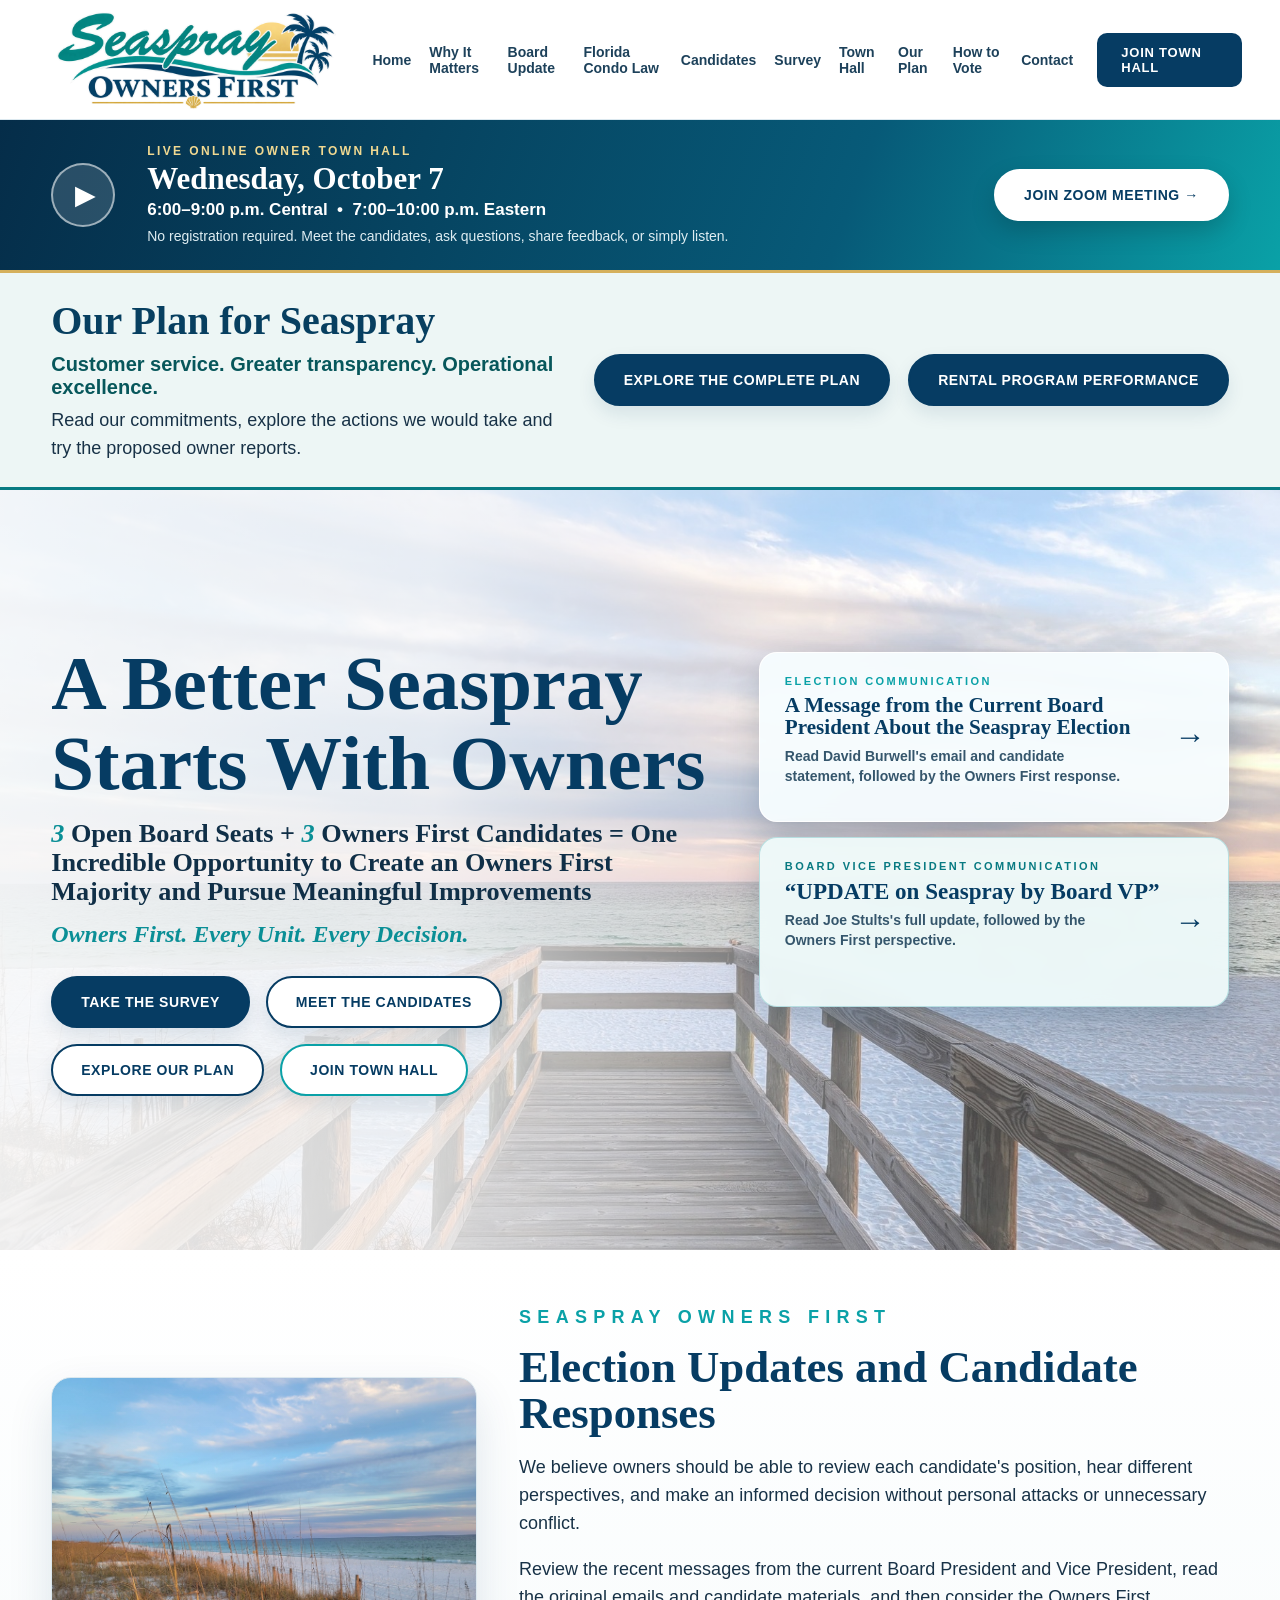
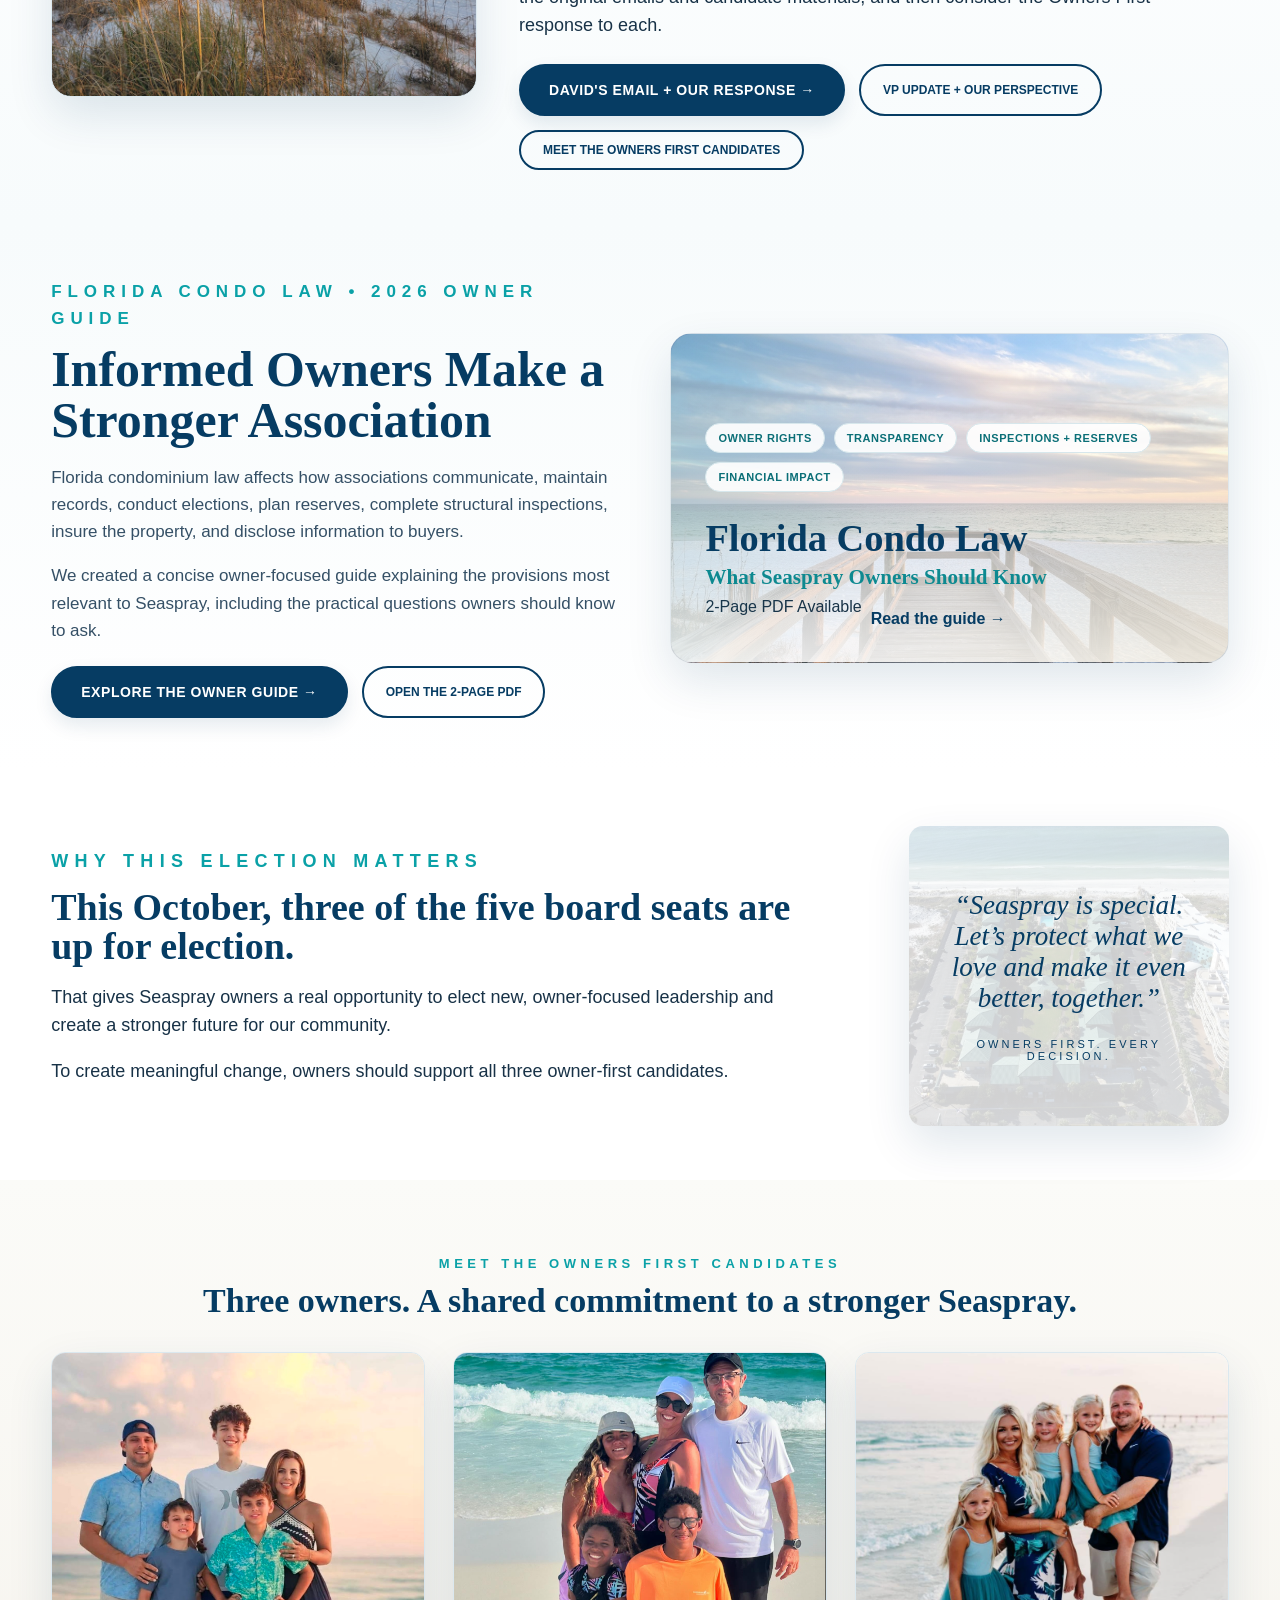
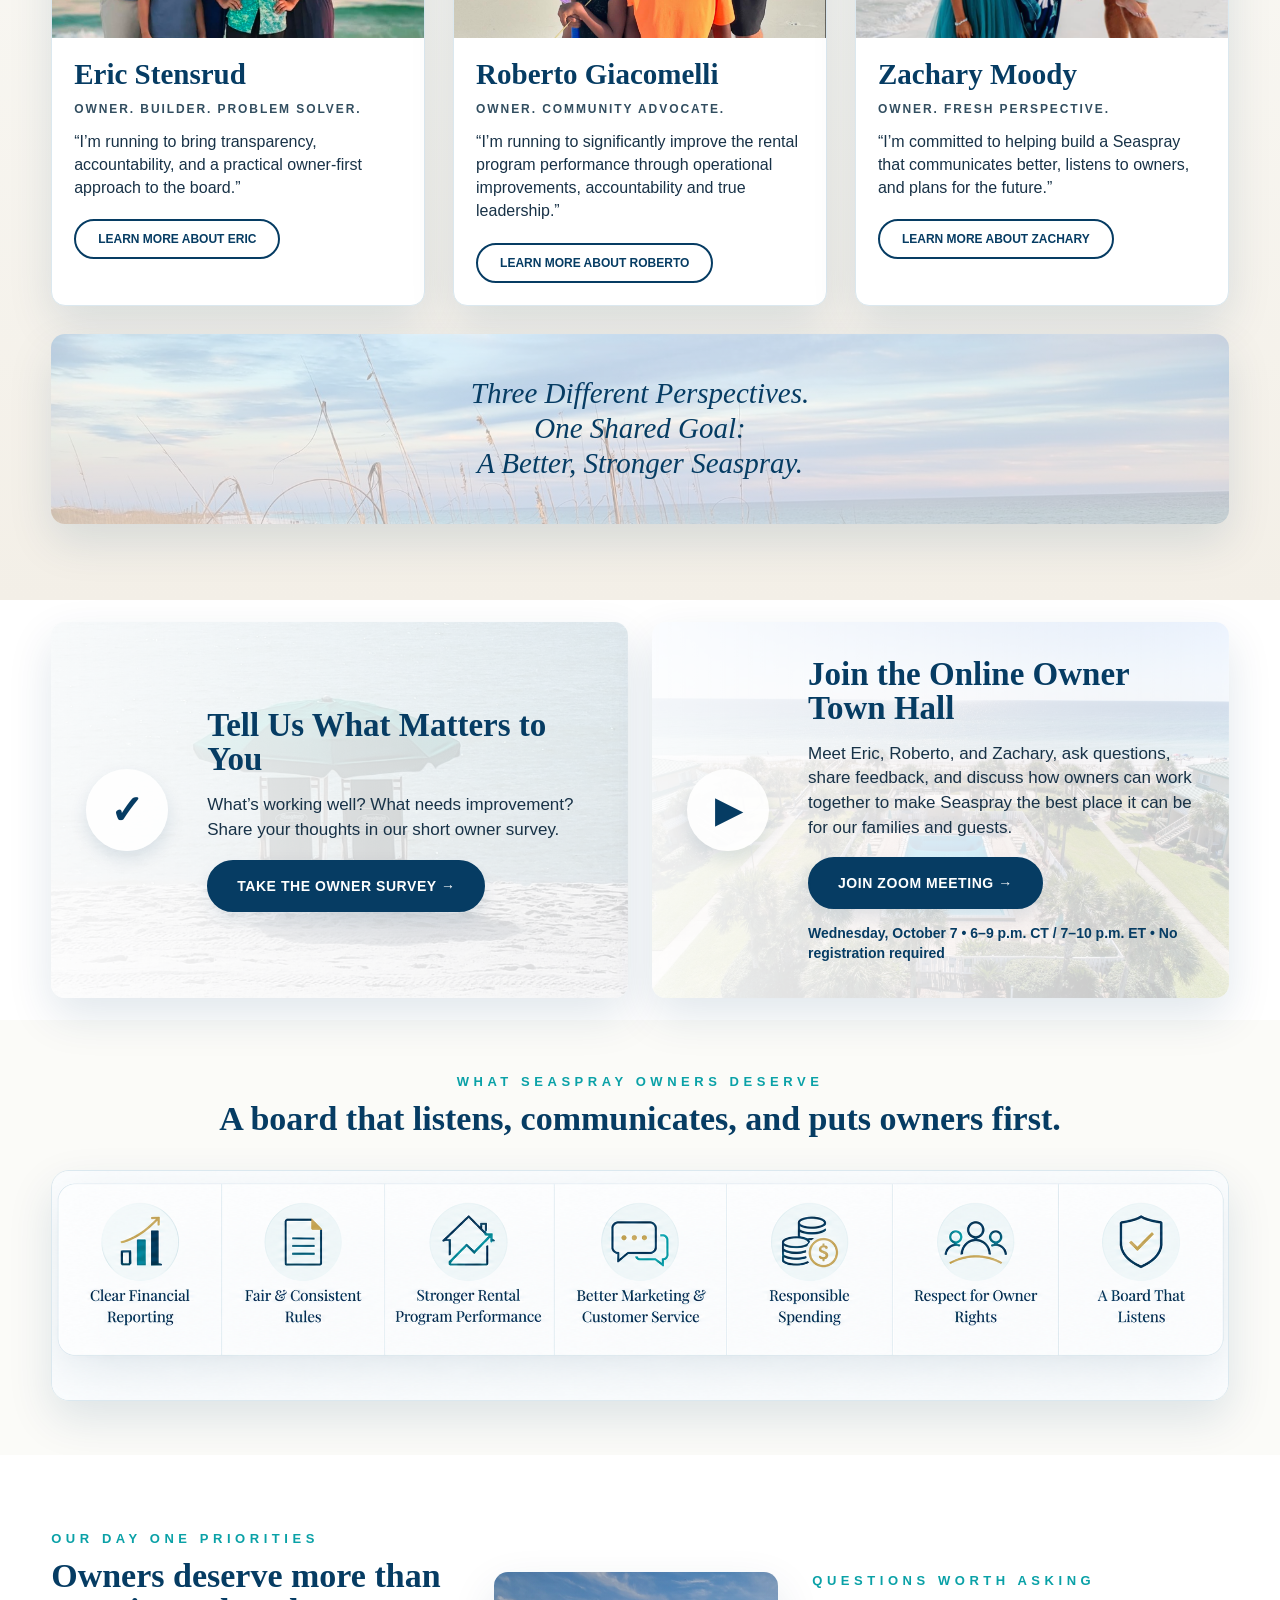
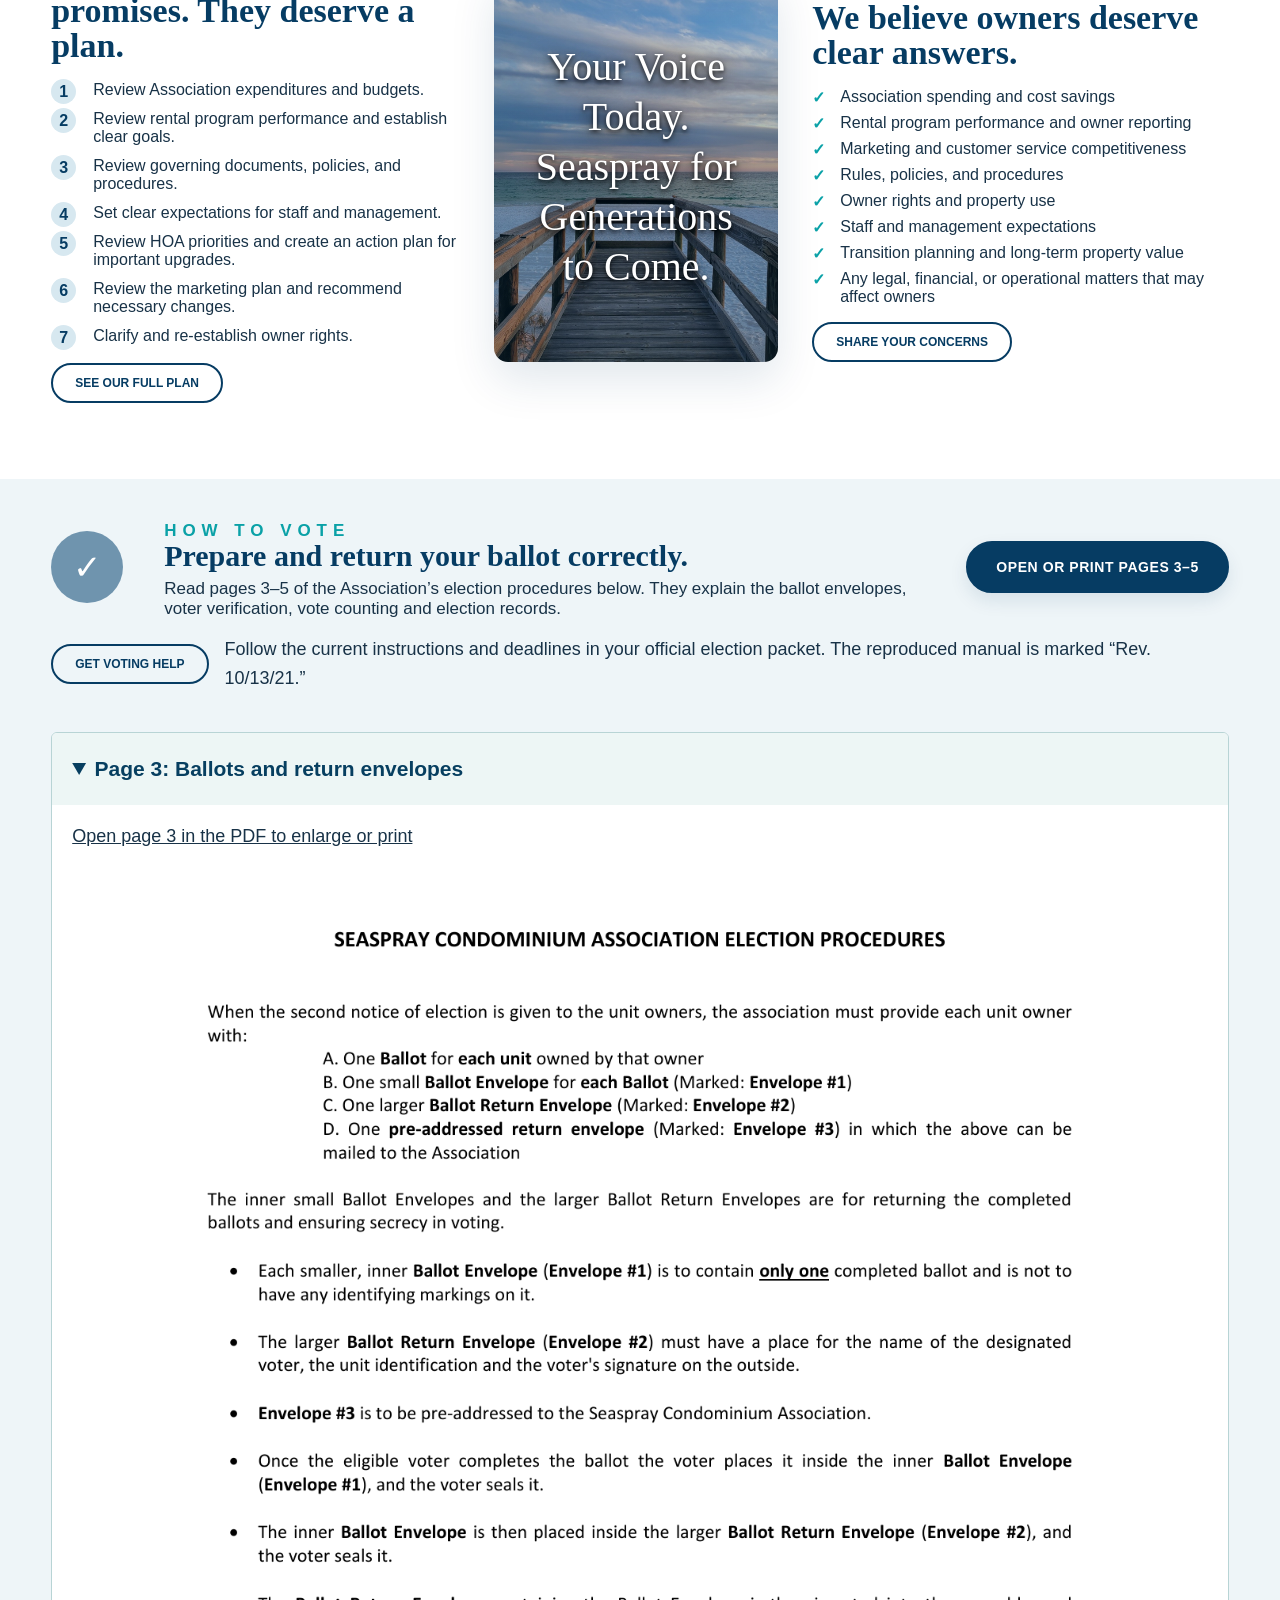
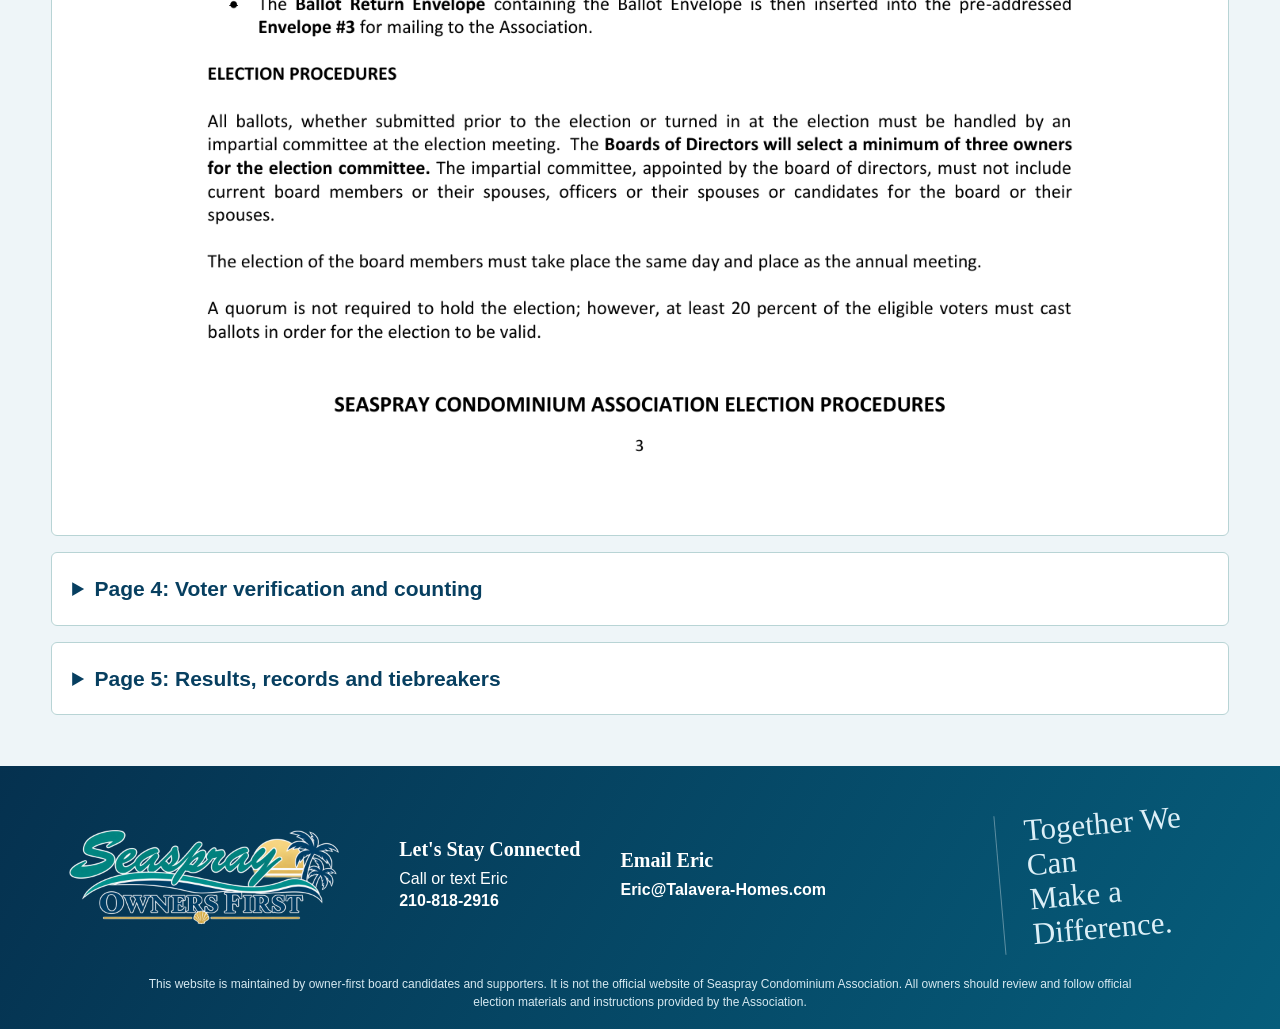
<file: index.html>
<!DOCTYPE html>
<html lang="en">
<head>
  <!-- Google tag (gtag.js) -->
  <script async src="https://www.googletagmanager.com/gtag/js?id=G-ZNEZER2F2J"></script>
  <script>
    window.dataLayer = window.dataLayer || [];
    function gtag(){dataLayer.push(arguments);}
    gtag('js', new Date());
    gtag('config', 'G-ZNEZER2F2J');
  </script>
  <meta charset="UTF-8" />
  <meta name="viewport" content="width=device-width, initial-scale=1.0" />
  <title>Seaspray Owners First | Board Election</title>
  <meta name="description" content="Seaspray Owners First candidate and supporter website for the upcoming Seaspray Board election." />
  <link rel="stylesheet" href="styles-v9.css?v=68" />
</head>
<body>
  <header class="site-header">
    <a class="brand" href="#home"><img src="assets/seaspray-owners-first-logo.png" alt="Seaspray Owners First" /></a>
    <button class="menu-toggle" aria-label="Open menu">☰</button>
    <nav class="nav">
      <a href="#home">Home</a><a href="#why">Why It Matters</a><a href="#board-update">Board Update</a><a href="florida-condo-law.html">Florida Condo Law</a><a href="#candidates">Candidates</a><a href="https://tally.so/r/gDElo1" target="_blank" rel="noopener noreferrer">Survey</a><a href="#townhall">Town Hall</a><a href="our-plan/index.html">Our Plan</a><a href="#vote">How to Vote</a><a href="#contact">Contact</a>
    </nav>
    <a class="header-cta" href="https://us06web.zoom.us/j/86055921441" target="_blank" rel="noopener noreferrer">Join Town Hall</a>
  </header>

  <main id="home">
    <section id="townhall" class="townhall-banner" aria-label="Owners First online town hall">
      <div class="container townhall-banner-inner">
        <div class="townhall-banner-icon" aria-hidden="true">▶</div>
        <div class="townhall-banner-copy">
          <span class="townhall-banner-kicker">Live Online Owner Town Hall</span>
          <strong>Wednesday, October 7</strong>
          <span>6:00–9:00 p.m. Central &nbsp;•&nbsp; 7:00–10:00 p.m. Eastern</span>
          <small>No registration required. Meet the candidates, ask questions, share feedback, or simply listen.</small>
        </div>
        <a class="btn townhall-banner-btn" href="https://us06web.zoom.us/j/86055921441" target="_blank" rel="noopener noreferrer">Join Zoom Meeting →</a>
      </div>
    </section>

<section class="plan-access-banner" aria-labelledby="full-plan-title"><div class="container plan-access-inner"><div><h2 id="full-plan-title">Our Plan for Seaspray</h2><p>Customer service. Greater transparency. Operational excellence.</p><span>Read our commitments, explore the actions we would take and try the proposed owner reports.</span></div><div class="plan-access-actions"><a class="btn btn-primary" href="our-plan/index.html">Explore the Complete Plan</a><a class="btn btn-primary" href="rental-program-performance/index.html">Rental Program Performance</a></div></div></section>
    <section class="hero">
      <div class="hero-media-fallback"></div>
<div class="hero-overlay"></div>
      <div class="hero-content container">
        <div class="hero-copy">
          <h1>A Better Seaspray Starts With Owners</h1>
          <h2><span class="hero-count">3</span> Open Board Seats + <span class="hero-count">3</span> Owners First Candidates = One Incredible Opportunity to Create an Owners First Majority and Pursue Meaningful Improvements</h2>
          <p class="tagline">Owners First. Every Unit. Every Decision.</p>
          <div class="hero-actions">
            <a class="btn btn-primary" href="https://tally.so/r/gDElo1" target="_blank" rel="noopener noreferrer">Take the Survey</a>
            <a class="btn btn-white" href="#candidates">Meet the Candidates</a>
            <a class="btn btn-white" href="our-plan/index.html">Explore Our Plan</a>
            <a class="btn btn-white townhall-hero-btn" href="https://us06web.zoom.us/j/86055921441" target="_blank" rel="noopener noreferrer">Join Town Hall</a>
          </div>
        </div>
        <div class="hero-update-stack" aria-label="Latest Seaspray election updates">
          <a class="hero-update-card hero-update-card-david" href="david-burwell-response.html" aria-label="Read the current Board President's election message and the Owners First response">
            <span class="hero-update-kicker">Election Communication</span>
            <strong>A Message from the Current Board President About the Seaspray Election</strong>
            <span class="hero-update-summary">Read David Burwell's email and candidate statement, followed by the Owners First response.</span>
            <span class="hero-update-arrow">→</span>
          </a>
          <a class="hero-update-card hero-update-card-vp" href="board-update.html" aria-label="Read the Board Vice President's update and the Owners First perspective">
            <span class="hero-update-kicker">Board Vice President Communication</span>
            <strong>“UPDATE on Seaspray by Board VP”</strong>
            <span class="hero-update-summary">Read Joe Stults's full update, followed by the Owners First perspective.</span>
            <span class="hero-update-arrow">→</span>
          </a>
        </div>
      </div>
    </section>

    <section id="board-update" class="board-update-preview section-tight">
      <div class="container board-update-preview-grid">
        <div class="board-update-preview-image" role="img" aria-label="Seaspray beach boardwalk"></div>
        <div class="board-update-preview-copy">
          <p class="eyebrow teal">Seaspray Owners First</p>
          <h2>Election Updates and Candidate Responses</h2>
          <p>We believe owners should be able to review each candidate's position, hear different perspectives, and make an informed decision without personal attacks or unnecessary conflict.</p>
          <p>Review the recent messages from the current Board President and Vice President, read the original emails and candidate materials, and then consider the Owners First response to each.</p>
          <div class="board-update-preview-actions">
            <a class="btn btn-primary" href="david-burwell-response.html">David's Email + Our Response →</a>
            <a class="small-btn" href="board-update.html">VP Update + Our Perspective</a>
            <a class="small-btn" href="#candidates">Meet the Owners First Candidates</a>
          </div>
        </div>
      </div>
    </section>

    <section id="condo-law-preview" class="condo-law-preview section-tight">
      <div class="container condo-law-preview-grid">
        <div class="condo-law-preview-copy">
          <p class="eyebrow teal">Florida Condo Law • 2026 Owner Guide</p>
          <h2>Informed Owners Make a Stronger Association</h2>
          <p>Florida condominium law affects how associations communicate, maintain records, conduct elections, plan reserves, complete structural inspections, insure the property, and disclose information to buyers.</p>
          <p>We created a concise owner-focused guide explaining the provisions most relevant to Seaspray, including the practical questions owners should know to ask.</p>
          <div class="condo-law-preview-actions">
            <a class="btn btn-primary" href="florida-condo-law.html">Explore the Owner Guide →</a>
            <a class="small-btn" href="Florida-Condo-Law-Seaspray-Owner-Guide.pdf" target="_blank" rel="noopener">Open the 2-Page PDF</a>
          </div>
        </div>
        <a class="condo-law-preview-visual" href="florida-condo-law.html" aria-label="Open the Florida Condo Law owner guide">
          <span class="law-preview-chip">Owner Rights</span>
          <span class="law-preview-chip">Transparency</span>
          <span class="law-preview-chip">Inspections + Reserves</span>
          <span class="law-preview-chip">Financial Impact</span>
          <strong>Florida Condo Law<br><em>What Seaspray Owners Should Know</em></strong>
          <span class="condo-law-pdf-badge">2-Page PDF Available</span>
          <span class="law-preview-arrow">Read the guide →</span>
        </a>
      </div>
    </section>

    <section id="why" class="election-matters section-tight">
      <div class="container matters-grid no-stats">
        <div class="matters-copy">
          <p class="eyebrow teal">Why This Election Matters</p>
          <h2>This October, three of the five board seats are up for election.</h2>
          <p>That gives Seaspray owners a real opportunity to elect new, owner-focused leadership and create a stronger future for our community.</p>
          <p>To create meaningful change, owners should support all three owner-first candidates.</p>
        </div>
        <aside class="quote-card">“Seaspray is special. Let’s protect what we love and make it even better, together.”<span>Owners First. Every Decision.</span></aside>
      </div>
    </section>

    <section id="candidates" class="section candidates">
      <div class="container">
        <div class="section-heading center"><p class="eyebrow teal">Meet the Owners First Candidates</p><h2>Three owners. A shared commitment to a stronger Seaspray.</h2></div>
        <div class="candidate-layout">
          <article class="candidate-card featured"><img class="candidate-photo eric-photo" src="assets/family-photo.jpg" alt="Eric Stensrud and family"/><div class="candidate-body"><h3>Eric Stensrud</h3><p class="role">Owner. Builder. Problem Solver.</p><blockquote>“I’m running to bring transparency, accountability, and a practical owner-first approach to the board.”</blockquote><a class="small-btn" href="meet-eric.html">Learn More About Eric</a></div></article>
          <article class="candidate-card"><img class="candidate-photo roberto-photo" src="assets/roberto-family.png" alt="Roberto Giacomelli and family"/><div class="candidate-body"><h3>Roberto Giacomelli</h3><p class="role">Owner. Community Advocate.</p><blockquote>“I’m running to significantly improve the rental program performance through operational improvements, accountability and true leadership.”</blockquote><a class="small-btn" href="roberto-profile.html">Learn More About Roberto</a></div></article>
          <article class="candidate-card"><img class="candidate-photo zach-photo" src="assets/zachary-moody-family.png" alt="Zachary Moody and family"/><div class="candidate-body"><h3>Zachary Moody</h3><p class="role">Owner. Fresh Perspective.</p><blockquote>“I’m committed to helping build a Seaspray that communicates better, listens to owners, and plans for the future.”</blockquote><a class="small-btn" href="zachary-profile.html">Learn More About Zachary</a></div></article>
          <aside class="slate-quote">Three Different Perspectives.<br/>One Shared Goal:<br/>A Better, Stronger Seaspray.</aside>
        </div>
      </div>
    </section>

    <section id="survey" class="section-action">
      <div class="container action-grid">
        <div class="action-card survey-card"><div class="action-icon">✓</div><div><h2>Tell Us What Matters to You</h2><p>What’s working well? What needs improvement? Share your thoughts in our short owner survey.</p><a class="btn btn-primary" href="https://tally.so/r/gDElo1" target="_blank" rel="noopener noreferrer">Take the Owner Survey →</a></div></div>
        <div class="action-card townhall-card"><div class="action-icon play">▶</div><div><h2>Join the Online Owner Town Hall</h2><p>Meet Eric, Roberto, and Zachary, ask questions, share feedback, and discuss how owners can work together to make Seaspray the best place it can be for our families and guests.</p><a class="btn btn-primary" href="https://us06web.zoom.us/j/86055921441" target="_blank" rel="noopener noreferrer">Join Zoom Meeting →</a><div class="date-note">Wednesday, October 7 • 6–9 p.m. CT / 7–10 p.m. ET • No registration required</div></div></div>
      </div>
    </section>

    <section class="deserve section-tight">
      <div class="container">
        <div class="section-heading center">
          <p class="eyebrow teal">What Seaspray Owners Deserve</p>
          <h2>A board that listens, communicates, and puts owners first.</h2>
        </div>
        <div class="deserve-graphic-card">
          <img src="assets/owners-deserve-pillars-cropped.png" alt="Professional graphic showing seven things Seaspray owners deserve: clear financial reporting, fair and consistent rules, stronger rental program performance, better marketing and customer service, responsible spending, respect for owner rights, and a board that listens." />
        </div>
      </div>
    </section>

    <section id="plan" class="section plan-section">
      <div class="container plan-grid">
        <div><p class="eyebrow teal">Our Day One Priorities</p><h2>Owners deserve more than promises. They deserve a plan.</h2><ol class="priority-list"><li>Review Association expenditures and budgets.</li><li>Review rental program performance and establish clear goals.</li><li>Review governing documents, policies, and procedures.</li><li>Set clear expectations for staff and management.</li><li>Review HOA priorities and create an action plan for important upgrades.</li><li>Review the marketing plan and recommend necessary changes.</li><li>Clarify and re-establish owner rights.</li></ol><a class="small-btn" href="our-plan/index.html">See Our Full Plan</a></div>
        <div class="message-photo"><span>Your Voice Today.<br/>Seaspray for Generations to Come.</span></div>
        <div><p class="eyebrow teal">Questions Worth Asking</p><h2>We believe owners deserve clear answers.</h2><ul class="check-list"><li>Association spending and cost savings</li><li>Rental program performance and owner reporting</li><li>Marketing and customer service competitiveness</li><li>Rules, policies, and procedures</li><li>Owner rights and property use</li><li>Staff and management expectations</li><li>Transition planning and long-term property value</li><li>Any legal, financial, or operational matters that may affect owners</li></ul><a class="small-btn" href="https://tally.so/r/gDElo1" target="_blank" rel="noopener noreferrer">Share Your Concerns</a></div>
      </div>
    </section>

    <section id="vote" class="vote-strip"><div class="container"><div class="vote-grid"><div class="vote-icon" aria-hidden="true">✓</div><div><p class="eyebrow teal">How to Vote</p><h2>Prepare and return your ballot correctly.</h2><p>Read pages 3–5 of the Association’s election procedures below. They explain the ballot envelopes, voter verification, vote counting and election records.</p></div><a class="btn btn-primary" href="assets/election-procedures-pages-3-5.pdf" target="_blank" rel="noopener noreferrer">Open or Print Pages 3–5</a></div>
<div class="voting-help-actions"><a class="small-btn" href="#contact">Get Voting Help</a><p>Follow the current instructions and deadlines in your official election packet. The reproduced manual is marked “Rev. 10/13/21.”</p></div>
<div class="election-page-list">
<details class="election-page" open><summary>Page 3: Ballots and return envelopes</summary><p><a href="assets/election-procedures-pages-3-5.pdf#page=1" target="_blank" rel="noopener noreferrer">Open page 3 in the PDF to enlarge or print</a></p><img src="assets/election-procedures-page-3.png" alt="Original page 3 of the Seaspray Association Election Procedures: Ballots and return envelopes. A selectable-text copy is available in the linked PDF." width="1237" height="1600" loading="lazy"></details>
<details class="election-page" ><summary>Page 4: Voter verification and counting</summary><p><a href="assets/election-procedures-pages-3-5.pdf#page=2" target="_blank" rel="noopener noreferrer">Open page 4 in the PDF to enlarge or print</a></p><img src="assets/election-procedures-page-4.png" alt="Original page 4 of the Seaspray Association Election Procedures: Voter verification and counting. A selectable-text copy is available in the linked PDF." width="1237" height="1600" loading="lazy"></details>
<details class="election-page" ><summary>Page 5: Results, records and tiebreakers</summary><p><a href="assets/election-procedures-pages-3-5.pdf#page=3" target="_blank" rel="noopener noreferrer">Open page 5 in the PDF to enlarge or print</a></p><img src="assets/election-procedures-page-5.png" alt="Original page 5 of the Seaspray Association Election Procedures: Results, records and tiebreakers. A selectable-text copy is available in the linked PDF." width="1237" height="1600" loading="lazy"></details>
</div></div></section>

    <section id="contact" class="footer-cta">
      <div class="container contact-grid"><img src="assets/seaspray-owners-first-logo.png" alt="Seaspray Owners First"/><div><h3>Let's Stay Connected</h3><p>Call or text Eric<br/><a href="tel:2108182916">210-818-2916</a></p></div><div class="email-contact"><h3>Email Eric</h3><p><a href="mailto:Eric@Talavera-Homes.com">Eric@Talavera-Homes.com</a></p></div><div class="footer-script">Together We Can<br/>Make a Difference.</div></div>
      <p class="disclaimer">This website is maintained by owner-first board candidates and supporters. It is not the official website of Seaspray Condominium Association. All owners should review and follow official election materials and instructions provided by the Association.</p>
    </section>
  </main>
  <script src="script-v8.js?v=68"></script>
</body>
</html>
</file>
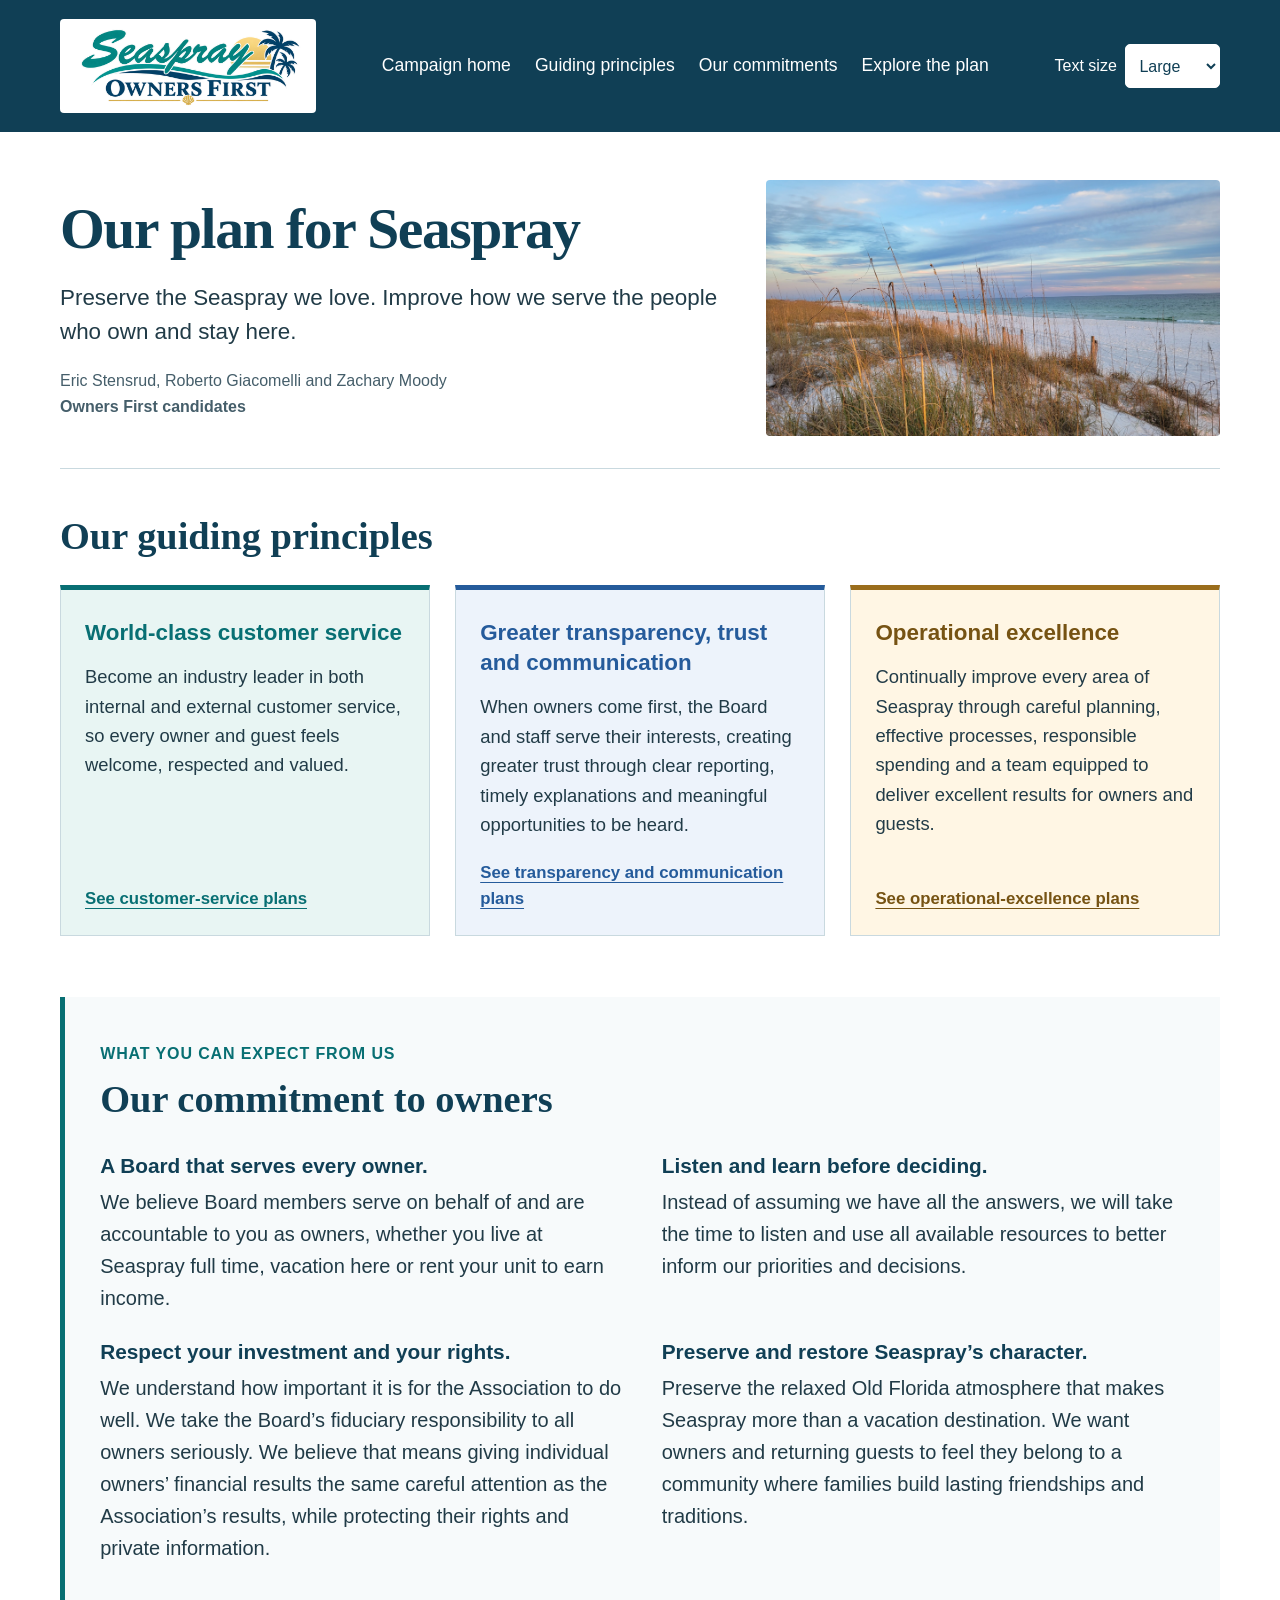
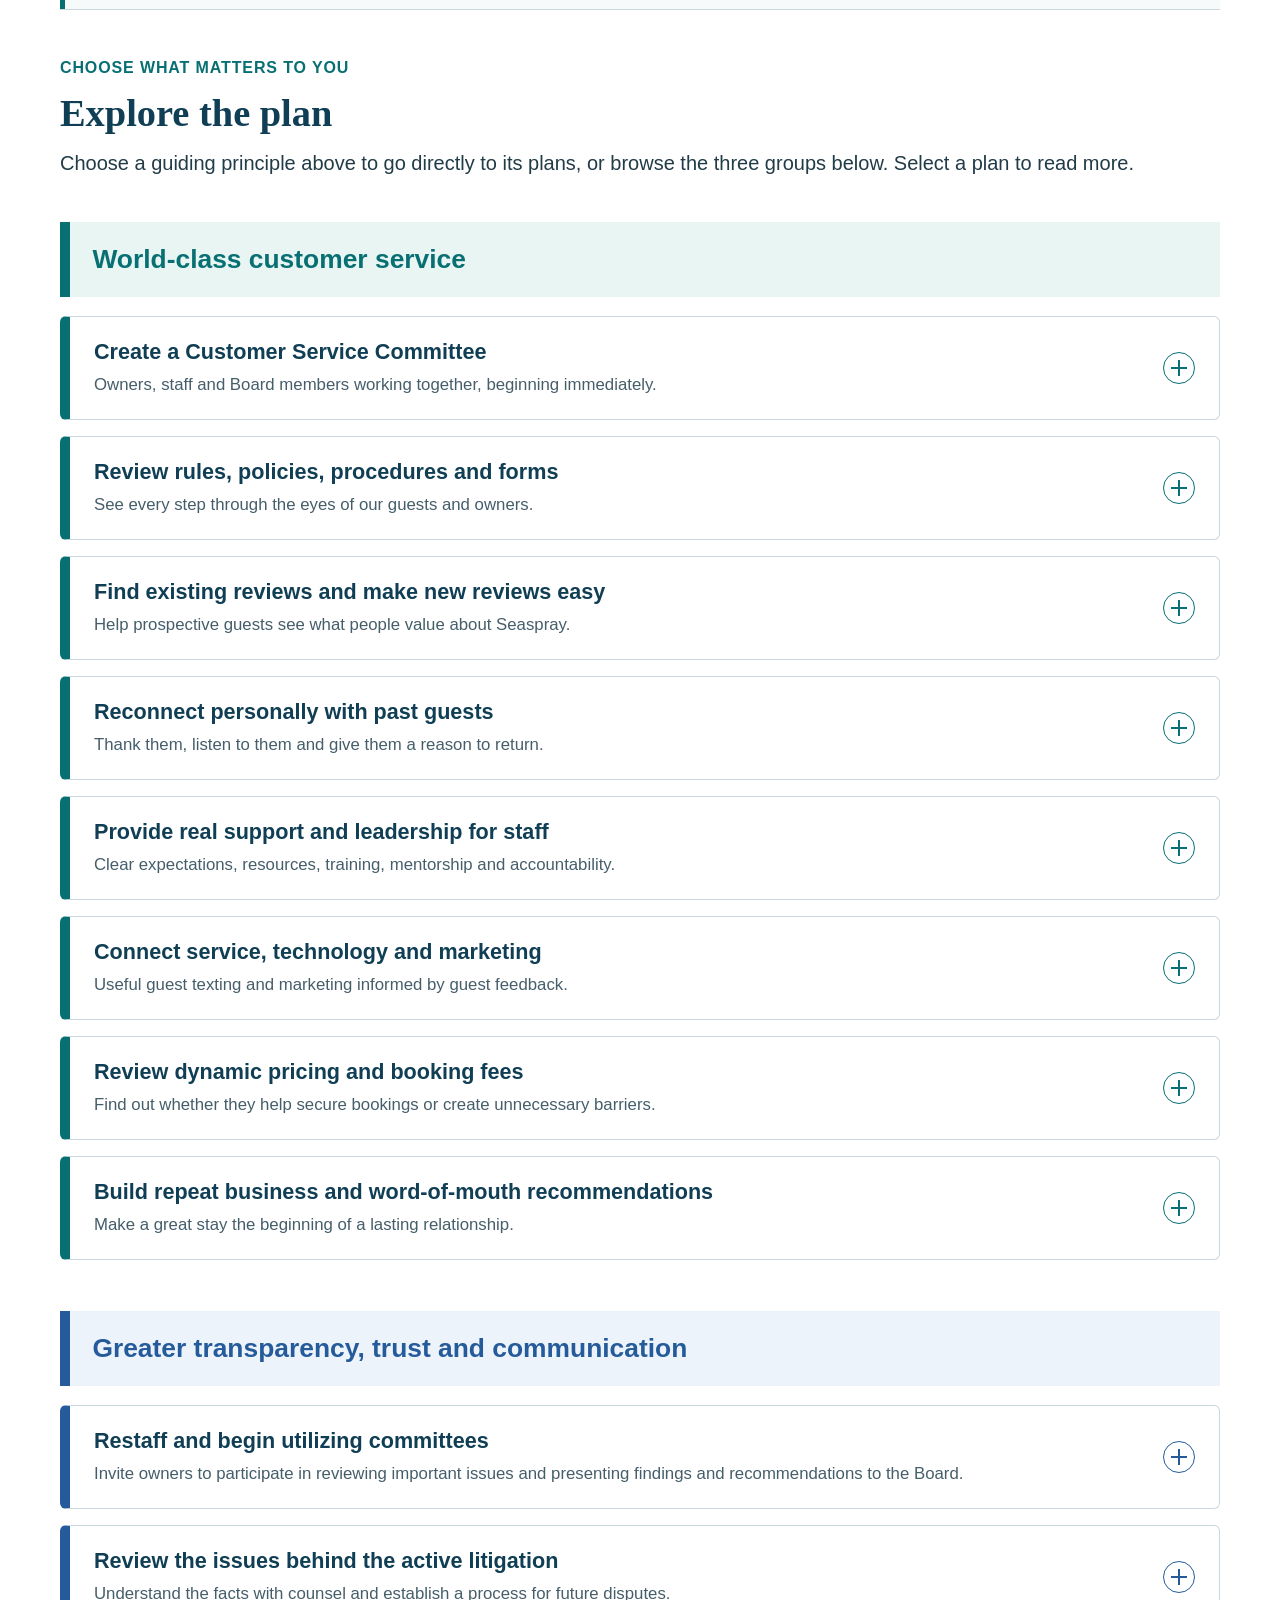
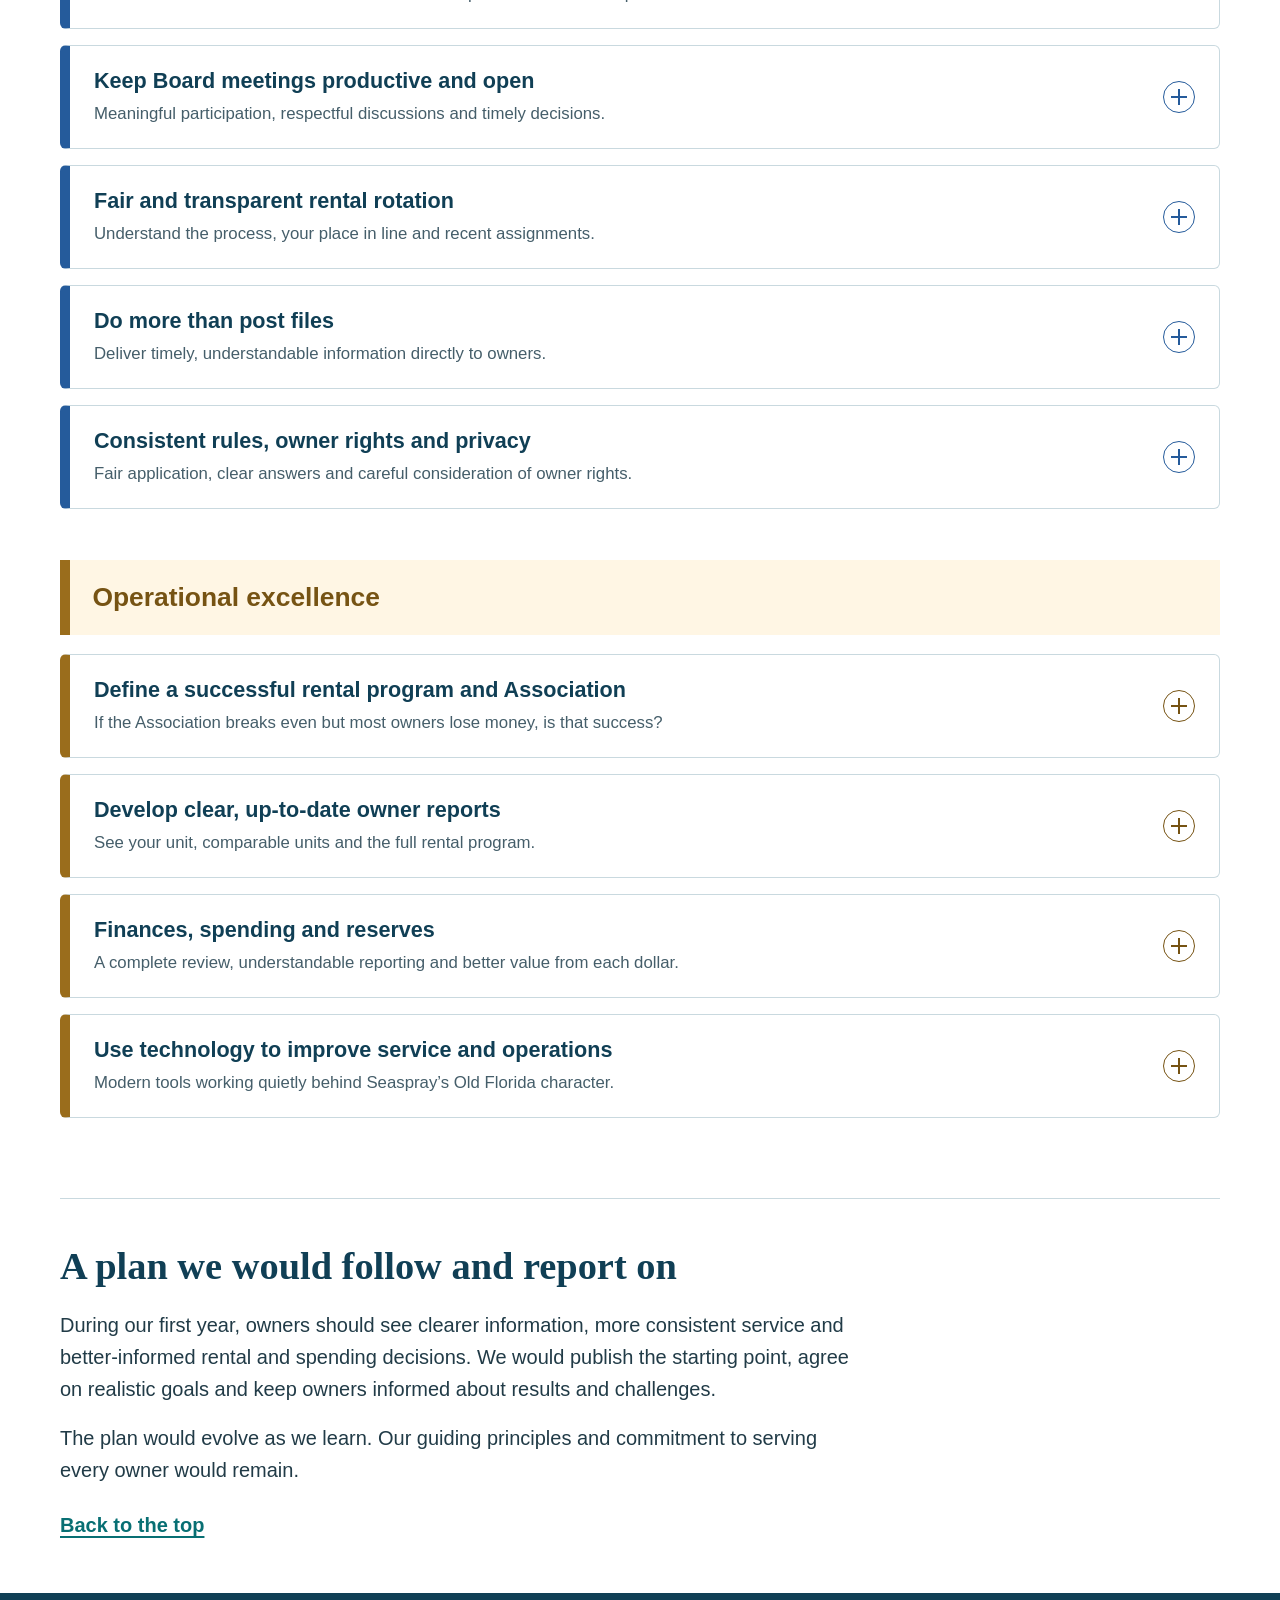
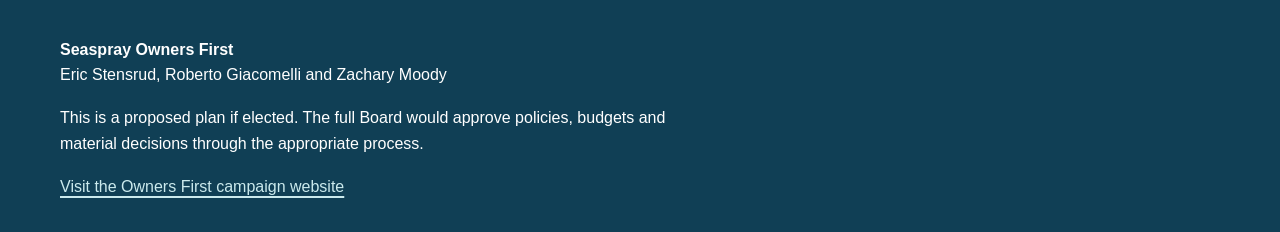
<file: our-plan/index.html>
<!doctype html>
<html lang="en">
<head>
<meta charset="utf-8"><meta name="viewport" content="width=device-width, initial-scale=1">
<title>Our Plan for Seaspray | Owners First</title>
<meta name="description" content="Explore the Seaspray Owners First candidates’ guiding principles, commitments to every owner, and proposed plan beginning on Day 1.">
<meta name="theme-color" content="#103f55">
<link rel="icon" type="image/svg+xml" href="data:image/svg+xml,%3Csvg xmlns='http://www.w3.org/2000/svg' viewBox='0 0 32 32'%3E%3Crect width='32' height='32' rx='6' fill='%23103f55'/%3E%3Cpath d='M16 4l3 9 9 3-9 3-3 9-3-9-9-3 9-3z' fill='%23ffffff'/%3E%3C/svg%3E">
<link rel="stylesheet" href="styles.css?v=77">
<script src="plan.js" defer></script>
<script src="rental-dashboard.js" defer></script>
<script src="rotation-report.js" defer></script>
<script src="commission-calculator.js?v=77" defer></script>
<!-- Google tag (gtag.js) -->
  <script async src="https://www.googletagmanager.com/gtag/js?id=G-ZNEZER2F2J"></script>
  <script>
    window.dataLayer = window.dataLayer || [];
    function gtag(){dataLayer.push(arguments);}
    gtag('js', new Date());
    gtag('config', 'G-ZNEZER2F2J');
  </script>
</head>
<body>
<a class="skip" href="#main">Skip to the plan</a>
<header class="masthead" id="top"><div class="wrap header-inner"><a class="brand" href="#top" aria-label="Seaspray Owners First"><img src="seaspray-owners-first-logo.png" alt="Seaspray Owners First" width="1800" height="600"></a><nav aria-label="Main navigation"><a href="../index.html">Campaign home</a><a href="#north-stars">Guiding principles</a><a href="#commitments">Our commitments</a><a href="#explore">Explore the plan</a></nav><div class="reading-control"><label for="text-size">Text size</label><select id="text-size"><option value="100">Large</option><option value="115">Larger</option><option value="130">Largest</option></select></div></div></header>
<main id="main" class="wrap">
<section class="intro" aria-labelledby="intro-title"><div><h1 id="intro-title">Our plan for Seaspray</h1><p class="lead">Preserve the Seaspray we love. Improve how we serve the people who own and stay here.</p><p class="candidates">Eric Stensrud, Roberto Giacomelli and Zachary Moody<br><strong>Owners First candidates</strong></p></div><img src="seaspray-beach.jpg" alt="Sea oats, white sand and the Gulf at Seaspray" width="1824" height="1368"></section>
<section class="section" id="north-stars" aria-labelledby="stars-title"><div class="section-heading"><h2 id="stars-title">Our guiding principles</h2></div><div class="stars"><a class="principle-card principle-service" href="#customer-service-plans" aria-labelledby="principle-service-title"><h3 id="principle-service-title">World-class customer service</h3><p>Become an industry leader in both internal and external customer service, so every owner and guest feels welcome, respected and valued.</p><span class="principle-card-action">See customer-service plans</span></a><a class="principle-card principle-transparency" href="#transparency-plans" aria-labelledby="principle-transparency-title"><h3 id="principle-transparency-title">Greater transparency, trust and communication</h3><p>When owners come first, the Board and staff serve their interests, creating greater trust through clear reporting, timely explanations and meaningful opportunities to be heard.</p><span class="principle-card-action">See transparency and communication plans</span></a><a class="principle-card principle-operations" href="#operational-excellence-plans" aria-labelledby="principle-operations-title"><h3 id="principle-operations-title">Operational excellence</h3><p>Continually improve every area of Seaspray through careful planning, effective processes, responsible spending and a team equipped to deliver excellent results for owners and guests.</p><span class="principle-card-action">See operational-excellence plans</span></a></div></section>
<section class="commitments section" id="commitments" aria-labelledby="commit-title"><div class="section-heading"><p class="eyebrow">What you can expect from us</p><h2 id="commit-title">Our commitment to owners</h2></div><ul class="commit-list"><li><strong>A Board that serves every owner.</strong> We believe Board members serve on behalf of and are accountable to you as owners, whether you live at Seaspray full time, vacation here or rent your unit to earn income.</li><li><strong>Listen and learn before deciding.</strong> Instead of assuming we have all the answers, we will take the time to listen and use all available resources to better inform our priorities and decisions.</li><li><strong>Respect your investment and your rights.</strong> We understand how important it is for the Association to do well. We take the Board’s fiduciary responsibility to all owners seriously. We believe that means giving individual owners’ financial results the same careful attention as the Association’s results, while protecting their rights and private information.</li><li><strong>Preserve and restore Seaspray’s character.</strong> Preserve the relaxed Old Florida atmosphere that makes Seaspray more than a vacation destination. We want owners and returning guests to feel they belong to a community where families build lasting friendships and traditions.</li></ul></section>
<section class="section explore" id="explore" aria-labelledby="explore-title"><div class="section-heading"><p class="eyebrow">Choose what matters to you</p><h2 id="explore-title">Explore the plan</h2><p>Choose a guiding principle above to go directly to its plans, or browse the three groups below. Select a plan to read more.</p></div>

<section class="plan-group principle-service" id="customer-service-plans" aria-labelledby="customer-service-plans-title" tabindex="-1"><div class="plan-group-heading"><h3 id="customer-service-plans-title">World-class customer service</h3></div>
<details class="topic principle-service" id="service"><summary><span><strong>Create a Customer Service Committee</strong><span>Owners, staff and Board members working together, beginning immediately.</span></span><span class="toggle" aria-hidden="true"></span></summary><div class="topic-body"><ul><li>Form the committee immediately and ask it to hold its first meeting within weeks, not months.</li><li>Develop an actionable plan to move Seaspray toward becoming a customer-service leader in the vacation-rental industry, beyond our local Fort Walton Beach market.</li><li>Invite owners with customer-service expertise who are willing to roll up their sleeves. Their work can make a meaningful difference in 2027 and beyond.</li><li>Work directly with us as Board members on every customer-service plan below. Members would help implement improvements and expedite the transition, as well as report findings and recommendations to the Board and owners.</li><li>Share monthly progress reports and provide opportunities for owners to participate through committee and Board meetings.</li></ul></div></details>

<details class="topic principle-service" id="service-policies"><summary><span><strong>Review rules, policies, procedures and forms</strong><span>See every step through the eyes of our guests and owners.</span></span><span class="toggle" aria-hidden="true"></span></summary><div class="topic-body"><ul><li>Review each rule, policy, procedure and form currently used by Seaspray, including booking, arrival, owner requests and checkout.</li><li>Keep necessary protections while identifying wording or procedures that are unnecessarily rigid, confusing or unfriendly. Rules should support great service.</li><li>Coordinate with the Rules/Policies Committee and management to recommend practical improvements and apply standards consistently.</li></ul></div></details>

<details class="topic principle-service" id="guest-reviews"><summary><span><strong>Find existing reviews and make new reviews easy</strong><span>Help prospective guests see what people value about Seaspray.</span></span><span class="toggle" aria-hidden="true"></span></summary><div class="topic-body"><p class="topic-promise">Reviews matter when families decide where to stay. We want Seaspray’s online presence to reflect the experiences guests are already sharing.</p><ul><li>Work with staff to locate reviews missing from Seaspray’s website and other online pages. Add existing reviews to the website where permission and platform terms allow.</li><li>Ask all guests for an honest review and provide direct links to Seaspray’s pages, social media, Google and the booking platform they used.</li><li>Make it simple for guests to share their experience and for our team to learn from their feedback.</li></ul></div></details>

<details class="topic principle-service" id="return-guests"><summary><span><strong>Reconnect personally with past guests</strong><span>Thank them, listen to them and give them a reason to return.</span></span><span class="toggle" aria-hidden="true"></span></summary><div class="topic-body"><ul><li>Reach out by email, appropriate text messages or a personal phone call. Thank guests for staying with us and recognize how important they are to Seaspray.</li><li>Ask for honest feedback and invite them to complete a short survey. Explain our current plans to improve the guest experience.</li><li>Invite guests who enjoyed their stay to leave an honest online review, with an easy link to do so.</li><li>Invite them back. Consider a carefully budgeted promotion where appropriate as a gesture of appreciation, especially when a previous stay fell short.</li></ul></div></details>

<details class="topic principle-service" id="staff"><summary><span><strong>Provide real support and leadership for staff</strong><span>Clear expectations, resources, training, mentorship and accountability.</span></span><span class="toggle" aria-hidden="true"></span></summary><div class="topic-body"><p class="topic-promise">The cost of poor service is too high to leave employees without the tools or support to resolve a problem.</p><ul><li>Meet with all staff to explain the importance of exceptional service and understand obstacles that make it difficult to deliver. Work with management to remove those obstacles.</li><li>Set clear expectations together. Provide resources, training and mentorship, then follow through with coaching, performance reviews and accountability.</li><li>Review the existing staff bonus program so it aligns with customer-service expectations and the results that matter most to owners.</li><li>Give staff reasonable authority and autonomy to resolve common owner and guest concerns promptly. Simple, affordable solutions can protect the relationship and encourage repeat visits.</li><li>Support management as partners and advocates. The Board would provide policy, leadership and resources; management would lead staff through one coordinated structure.</li></ul></div></details>

<details class="topic principle-service" id="service-technology"><summary><span><strong>Connect service, technology and marketing</strong><span>Useful guest texting and marketing informed by guest feedback.</span></span><span class="toggle" aria-hidden="true"></span></summary><div class="topic-body"><ul><li>Work with the current rental-software provider to launch an easy-to-use guest text service for unit-ready notices, Wi-Fi information, checkout details and amenity hours, with staff able to answer questions and resolve concerns promptly.</li><li>Have the Customer Service Committee coordinate with the Advertising/Marketing Committee so messages reach the right audience, highlight what makes Seaspray special and address what guests tell us matters to them.</li></ul></div></details>

<details class="topic principle-service" id="pricing-fees"><summary><span><strong>Review dynamic pricing and booking fees</strong><span>Find out whether they help secure bookings or create unnecessary barriers.</span></span><span class="toggle" aria-hidden="true"></span></summary><div class="topic-body"><ul><li>Evaluate the effect of current pricing and fees on bookings, owner income and guest experience.</li><li>Investigate owners’ concerns that changing prices or added fees may discourage some guests or leave those who book feeling disappointed.</li><li>Review the total price guests see, conversion from inquiries to bookings, cancellations and net revenue. Use the findings to recommend changes rather than assume every price adjustment helps.</li></ul></div></details>

<details class="topic principle-service" id="repeat-business"><summary><span><strong>Build repeat business and word-of-mouth recommendations</strong><span>Make a great stay the beginning of a lasting relationship.</span></span><span class="toggle" aria-hidden="true"></span></summary><div class="topic-body"><p class="topic-promise">We believe repeat visits and word-of-mouth recommendations are among our strongest and most cost-effective ways to grow.</p><ul><li>Make retaining guests a core goal. A consistently excellent experience gives families a reason to return year after year.</li><li>Build a guest profile using information guests choose to share: their names, children’s and pets’ names, birthdays, anniversaries, preferences and past experiences. Use it to show genuine appreciation through personal messages, thoughtful gestures or small gifts.</li><li>Welcome repeat guests with the same warmth and familiarity we offer owners. Greet them by name when they arrive, remember what they enjoy and what they prefer to avoid, and make every visit feel special.</li><li>Encourage guests to share their stay with friends, family, coworkers and on social media. Personal recommendations can bring Seaspray to people who might otherwise never hear about it.</li><li>Continue evaluating worthwhile paid advertising, including Google ads. Pair it with excellent service so the investment can lead to repeat stays and referrals, rather than only one booking.</li><li>Track repeat bookings, guest feedback, referral sources and marketing costs so owners can see whether these efforts are working.</li></ul></div></details>
</section>
<section class="plan-group principle-transparency" id="transparency-plans" aria-labelledby="transparency-plans-title" tabindex="-1"><div class="plan-group-heading"><h3 id="transparency-plans-title">Greater transparency, trust and communication</h3></div>
<details class="topic principle-transparency" id="committees"><summary><span><strong>Restaff and begin utilizing committees</strong><span>Invite owners to participate in reviewing important issues and presenting findings and recommendations to the Board.</span></span><span class="toggle" aria-hidden="true"></span></summary><div class="topic-body"><p class="topic-promise">Owners have told us they offered to help but did not hear back or receive meeting notices. We want that experience to change.</p><ul><li>Respond to owners who volunteer, publish committee membership and meeting information, and ensure volunteers know how to participate.</li><li>Give committees clear assignments to study important topics, gather feedback and report findings and recommendations to the Board and owners.</li><li>Draw on the skills and historical perspective of owners and current and former Board members. Information and involvement should extend beyond a small group of well-connected people.</li><li>Use committee recommendations to inform Board decisions and share them with owners so the reasoning is visible.</li></ul></div></details>

<details class="topic principle-transparency" id="litigation-review"><summary><span><strong>Review the issues behind the active litigation</strong><span>Understand the facts with counsel and establish a process for future disputes.</span></span><span class="toggle" aria-hidden="true"></span></summary><div class="topic-body"><ul><li>Ask the Governing Documents and Rules Committees to review appropriate facts and relevant questions with counsel’s guidance, including how we reached this point and what actions can responsibly be considered.</li><li>Solicit owner feedback on the issues that can be shared before recommending next steps to the Board and owners.</li><li>Establish a formal process for management, the Board and relevant committees to handle similar situations. Owners should know who has authority to act and what review and approvals are required.</li><li>Share appropriate factual updates while protecting confidential legal advice, privileged strategy and private owner information. Committee participation would not replace counsel or the Board’s responsibility for litigation decisions.</li></ul></div></details>

<details class="topic principle-transparency" id="meetings"><summary><span><strong>Keep Board meetings productive and open</strong><span>Meaningful participation, respectful discussions and timely decisions.</span></span><span class="toggle" aria-hidden="true"></span></summary><div class="topic-body"><ul><li>Adopt procedures that balance productive, timely meetings with meaningful owner participation, rather than aim only for the minimum required.</li><li>Give owners opportunities to be heard and ask questions at Board meetings, relevant committee meetings or another appropriate forum.</li><li>Communicate upcoming meetings, agendas and opportunities for input. Explain important decisions and the factors considered.</li><li>Expect respectful communication. Owners should feel heard and respected by the people elected to serve them.</li></ul></div></details>

<details class="topic principle-transparency" id="rotation"><summary><span><strong>Fair and transparent rental rotation</strong><span>Understand the process, your place in line and recent assignments.</span></span><span class="toggle" aria-hidden="true"></span></summary><div class="topic-body"><ul><li>Ask the appropriate committee to review the current rotation process, evaluate its fairness and recommend changes to the Board and owners if needed.</li><li>Develop clear reporting for rental-program participants so owners can see their current place in the queue, which units received recent bookings, when they were booked, the stay dates and basic rental details.</li><li>Explain why bookings were assigned so owners can understand when their next opportunity is likely to arise. Keep private guest information out of the shared report.</li></ul></div></details>

<details class="topic principle-transparency" id="communication"><summary><span><strong>Do more than post files</strong><span>Deliver timely, understandable information directly to owners.</span></span><span class="toggle" aria-hidden="true"></span></summary><div class="topic-body"><ul><li>Treat transparency and communication as a responsibility to owners, not a hindrance. Posting documents is a starting point; owners also deserve clear explanations, timely answers and genuine opportunities to contribute.</li><li>Share readable reports and important updates directly with owners instead of expecting everyone to find files online on their own.</li><li>Offer help and simple walkthroughs explaining how to read and interpret reports so the information has practical meaning.</li><li>Keep phone and print options available, alongside email and online access, so owners can stay informed in the way that works for them.</li></ul></div></details>

<details class="topic principle-transparency" id="rights"><summary><span><strong>Consistent rules, owner rights and privacy</strong><span>Fair application, clear answers and careful consideration of owner rights.</span></span><span class="toggle" aria-hidden="true"></span></summary><div class="topic-body"><ul><li>Use rules and policies to protect Seaspray and support a welcoming experience, not to unfairly punish owners or guests.</li><li>Develop a formal concern process: acknowledge the question, identify who will review it, provide a next-update date, explain the decision and offer a path for further review.</li><li>Work diligently to safeguard owners’ rights in the property they own. Apply rental requirements and other standards consistently.</li><li>Handle proposals that could materially affect an owner’s use of their property with particular care. Explain the issue, alternatives and potential consequences openly, subject to necessary privacy and legal protections.</li><li>Involve owners early. Follow the governing documents and applicable law, and obtain any required owner vote before adopting a change. Owners should understand the different sides of the issue before voting.</li><li>Review possible financial and legal consequences before proceeding, including the risk of litigation. Protect sensitive legal, financial, medical and personal information throughout the process.</li></ul></div></details>
</section>
<section class="plan-group principle-operations" id="operational-excellence-plans" aria-labelledby="operational-excellence-plans-title" tabindex="-1"><div class="plan-group-heading"><h3 id="operational-excellence-plans-title">Operational excellence</h3></div>
<details class="topic principle-operations" id="rentals"><summary><span><strong>Define a successful rental program and Association</strong><span>If the Association breaks even but most owners lose money, is that success?</span></span><span class="toggle" aria-hidden="true"></span></summary><div class="topic-body"><p class="topic-promise">A successful rental program should support the Association AND provide value to the owners whose units make the program possible.</p><ul><li>Review ten years of rental results to understand historical performance.</li><li>Define success for both the Association and participating owners.</li><li>Prioritize efficiencies and rental-revenue growth, rather than cutting services or relying on higher dues and commission rates to cover program costs.</li><li>Work toward lower dues and commissions as verified performance and funding needs allow.</li><li>Evaluate and share realistic pricing and commission options. Would a lower guest price attract enough additional bookings to offset the reduction? Could greater efficiency and stronger rental income support lower commissions or dues?</li><li>Establish clear goals, explain how we plan to reach them and share regular progress updates. More information helps owners and the Board make better decisions.</li></ul><details class="commission-calculator calculator-disclosure"><summary id="calculator-title"><span><strong>Try the numbers yourself</strong><span>Expand to explore how rental income, referral share and commission rates affect the result.</span></span><span class="toggle" aria-hidden="true"></span></summary><div class="calculator-content"><p><strong>For illustrative purposes only.</strong> These are hypothetical examples, not actual calculations based on Seaspray’s budget or rental results. Use the editable fields to explore how different assumptions affect retained commission income.</p><p>In the starting example, 5% of total gross rental revenue comes from owner referrals at an 18% retained commission rate, and the remaining 95% earns 28%. Changing either the referral share or its commission rate automatically recalculates the result.</p><label class="calc-solve-label" for="calc-solve">Automatically calculate<select id="calc-solve"><option value="commission">Total commission retained by Seaspray</option><option value="gross">Gross rental income needed</option><option value="rate">Seaspray-generated commission rate needed</option></select></label>
<p class="rental-help">Enter what percentage of TOTAL GROSS RENTAL REVENUE comes from owner referrals, not the number of bookings or the referral commission rate. For example, enter 5 for 5% of all rental dollars. Separately, set the commission rate retained on those referral rentals, starting at 18%. Edit the white cells; the shaded cell calculates automatically. To test a lower commission rate, choose “Gross rental income needed” and use $687,500 as the retained-income target, or use the adjusted expense budget below if you enter savings.</p>
<div class="table-wrap"><table class="scenario-table"><caption>Illustrative starting example compared with your scenario</caption><thead><tr><th scope="col">Measure</th><th scope="col">Starting example</th><th scope="col">Your scenario</th></tr></thead><tbody><tr id="calc-gross-row"><th scope="row"><label for="calc-gross">Gross rental income ($)</label></th><td data-label="Starting example">$2,500,000</td><td data-label="Your scenario"><input type="text" id="calc-gross" value="2,500,000" min="0" max="1000000000" step="any" inputmode="decimal"><span class="calc-cell-note" id="calc-gross-note"></span></td></tr><tr id="calc-rate-row"><th scope="row"><label for="calc-rate">Commission retained on Seaspray-generated bookings (%)</label></th><td data-label="Starting example">28%</td><td data-label="Your scenario"><span class="calc-percent-box"><input type="number" id="calc-rate" value="28" min="0" max="100" step="any" inputmode="decimal"><span class="calc-percent-sign" aria-hidden="true">%</span></span><span class="calc-cell-note" id="calc-rate-note"></span></td></tr><tr id="calc-share-row"><th scope="row"><label for="calc-share">Owner referrals as a share of total gross rental revenue (%)</label></th><td data-label="Starting example">5%</td><td data-label="Your scenario"><span class="calc-percent-box"><input type="number" id="calc-share" value="5" min="0" max="100" step="any" inputmode="decimal"><span class="calc-percent-sign" aria-hidden="true">%</span></span><span class="calc-cell-note" id="calc-share-note"></span></td></tr><tr id="calc-referral-row"><th scope="row"><label for="calc-referral">Commission retained on owner-referral bookings (%)</label></th><td data-label="Starting example">18%</td><td data-label="Your scenario"><span class="calc-percent-box"><input type="number" id="calc-referral" value="18" min="0" max="100" step="any" inputmode="decimal"><span class="calc-percent-sign" aria-hidden="true">%</span></span><span class="calc-cell-note" id="calc-referral-note"></span></td></tr><tr id="calc-commission-row"><th scope="row"><label for="calc-commission">Total commission retained by Seaspray ($)</label></th><td data-label="Starting example">$687,500</td><td data-label="Your scenario" id="calc-commission-cell"><input type="text" id="calc-commission" value="687,500" min="0" max="1000000000" step="any" inputmode="decimal" readonly aria-readonly="true"><span class="calc-cell-note" id="calc-commission-note">Calculated</span></td></tr><tr id="calc-savings-row"><th scope="row"><label for="calc-savings">Rental-program expense savings through efficiencies (%)</label></th><td data-label="Starting example">0%</td><td data-label="Your scenario"><span class="calc-percent-box"><input type="number" id="calc-savings" value="0" min="0" max="100" step="any" inputmode="decimal" aria-describedby="calc-savings-help"><span class="calc-percent-sign" aria-hidden="true">%</span></span></td></tr><tr class="calculated-row"><th scope="row">Expense savings ($)</th><td data-label="Starting example">$0</td><td data-label="Your scenario"><strong id="calc-savings-amount">$0</strong><span class="calc-cell-note">Calculated</span></td></tr><tr class="calculated-row"><th scope="row">Expense budget after savings ($)</th><td data-label="Starting example">$687,500</td><td data-label="Your scenario"><strong id="calc-expense-target">$687,500</strong><span class="calc-cell-note">Calculated</span></td></tr></tbody></table></div>
<p id="calc-savings-help" class="rental-help">For this illustration, assume the starting $687,500 in retained commissions is fully spent on rental-program expenses. Savings reduce that fixed expense baseline dollar for dollar. Entering 5% saves $34,375 and reduces the amount needed to cover expenses to $653,125.</p><div id="calc-results" class="calc-results" aria-live="polite" aria-atomic="true"></div><button type="button" class="secondary" id="calc-reset">Reset to starting figures (5% referrals)</button>
<p class="commission-assumption">Green means retained commissions cover the illustrative expense budget after your savings; red means they fall short. The per-unit amount divides that difference by 90 rental-program units. Other income, expenses and changes in costs from more bookings are not modeled. This is not actual program profit or an assessment calculation.</p>
<details class="owner-detail"><summary>How this example is calculated</summary><p>Total retained commissions = (gross rentals × owner-referral share × referral commission rate) + (gross rentals × remaining share × Seaspray-generated commission rate).</p><p>The starting example uses $2,500,000 in rental income, a 5% referral share, an 18% referral commission rate and a 28% Seaspray-generated commission rate. Those assumptions produce $687,500 in retained commissions.</p><p>Both commission rates are independently editable. Changing one does not change the other. Illustrative expense budget after savings = $687,500 × (1 − savings percentage). The surplus or shortfall equals your scenario’s retained commissions minus that adjusted expense budget. Other fees, taxes, changes in operating costs and individual owner earnings are not modeled.</p></details></div></details></div></details>

<details class="topic principle-operations" id="reports"><summary><span><strong>Develop clear, up-to-date owner reports</strong><span>See your unit, comparable units and the full rental program.</span></span><span class="toggle" aria-hidden="true"></span></summary><div class="topic-body">
<p class="topic-promise">See your results, understand the comparisons and know what needs attention.</p>
<ul><li>Work with owners to understand which information matters most and how frequently they would like to receive it.</li><li>Work with staff and software providers to obtain the data and create useful, easy-to-read reports.</li><li>Share important metrics for each owner’s unit, comparable units and the program as a whole. Show other units’ rental performance where appropriate without revealing private owner or guest information.</li><li>Use this visibility to build trust and help owners make informed decisions about their individual rentals.</li></ul><a class="inline-link" href="#sample-dashboard">Explore the sample owner dashboard</a><div class="owner-dashboard" id="sample-dashboard">
<div class="owner-report-head"><div><p class="eyebrow">Seaspray • Sample owner dashboard</p><h3>Your unit. Your results.</h3><p>Sample two-bedroom unit 2BR-01</p></div><div class="owner-period"><strong>January–September 2026</strong><span>Monthly trends and year-to-date results</span></div></div>
<p class="dashboard-example"><strong>Illustrative only.</strong> All figures and work-order details below are invented to show the proposed reporting format.</p>
<div class="report-tabs" role="tablist" aria-label="Sample dashboard views">
<button type="button" role="tab" id="rental-tab" aria-controls="rental-report" aria-selected="true" tabindex="0">Your rentals</button>
<button type="button" role="tab" id="repair-tab" aria-controls="repair-report" aria-selected="false" tabindex="-1">Your maintenance</button>
<button type="button" role="tab" id="finance-tab" aria-controls="finance-report" aria-selected="false" tabindex="-1">Seaspray finances</button><button type="button" role="tab" id="rotation-tab" aria-controls="rotation-report" aria-selected="false" tabindex="-1">Booking rotation</button></div>
<div role="tabpanel" id="rental-report" aria-labelledby="rental-tab" class="owner-panel rental-workspace">
<section class="rental-trends" aria-labelledby="rental-trends-title">
<div class="owner-section-title"><h4 id="rental-trends-title">Compare rental results</h4><p>Sample 2026 data through September</p></div>
<div class="metric-options" role="group" aria-label="Rental report options"><button type="button" data-rental-metric="revenue" aria-pressed="true">Revenue</button><button type="button" data-rental-metric="net" aria-pressed="false">Revenue minus expenses</button><button type="button" data-rental-metric="nights" aria-pressed="false">Booked nights</button><button type="button" data-rental-metric="occupancy" aria-pressed="false">Occupancy %</button><button type="button" data-rental-metric="available" aria-pressed="false">Available-night occupancy %</button><button type="button" data-rental-metric="owner" aria-pressed="false">Owner nights</button></div>
<div class="metric-options chart-view-options" role="group" aria-label="Choose a chart view"><button type="button" data-rental-view="trends" aria-pressed="true">Monthly trends</button><button type="button" data-rental-view="ranked" aria-pressed="false">All units: ranked bars</button></div>
<p id="rental-metric-help" class="rental-help"></p>
<div id="rental-trends-view">
<div class="trend-chart-box"><div id="rental-trend-chart"></div></div><p class="rental-help">This sample intentionally includes a few outliers so owners can quickly see whether a unit or category is tracking with its peers, lagging behind them or clearly outperforming them.</p><p class="rental-help">Shaded months have no sample results yet. Select a month below to read the exact figures.</p>
<div id="rental-program-trend" hidden><h5>Rental program total</h5><p class="rental-help">Shown separately so the program total does not flatten the unit comparisons.</p><div class="trend-chart-box"><div id="rental-program-chart"></div></div></div>
<div class="month-reading"><label for="rental-month">Read a month</label><select id="rental-month"><option value="0">January</option><option value="1">February</option><option value="2">March</option><option value="3">April</option><option value="4">May</option><option value="5">June</option><option value="6">July</option><option value="7">August</option><option value="8" selected>September</option></select></div>
<div id="rental-month-values" class="month-values" aria-live="polite"></div>
</div>
<section id="rental-ranked-view" hidden aria-labelledby="rental-ranked-title">
<h5 id="rental-ranked-title">See every unit, one row at a time</h5>
<p class="rental-help">Bars show the selected measure from largest to smallest. Your unit is labeled. Choose similar units for a more useful comparison.</p>
<div class="ranking-controls"><label for="rental-rank-group">Units to compare<select id="rental-rank-group"><option value="all">All rental units</option><option value="br2">Two bedrooms</option><option value="br1">One bedroom</option><option value="n2">North: two bedrooms</option><option value="s2">South: two bedrooms</option><option value="n1">North: one bedroom</option><option value="s1">South: one bedroom</option></select></label>
<label for="rental-rank-period">Time period<select id="rental-rank-period"><option value="ytd">Year to date: January–September</option><option value="0">January</option><option value="1">February</option><option value="2">March</option><option value="3">April</option><option value="4">May</option><option value="5">June</option><option value="6">July</option><option value="7">August</option><option value="8">September</option></select></label></div>
<p id="rental-rank-summary" class="owner-insight" aria-live="polite"></p>
<p class="rental-help">Position describes this measure, not overall unit quality. Different unit features, rates and calendar availability affect results. Equal values share the same rank. All units and figures here are fictional.</p>
<div class="rank-scroll" tabindex="0" role="region" aria-label="Scrollable list of all unit results"><ol id="rental-rank-bars" class="rank-bars"></ol></div>
</section>
<div class="rental-filter-grid">
<fieldset class="rental-filter" id="rental-line-comparisons"><legend>Monthly trend comparisons</legend><label><input type="checkbox" data-comparison value="unit" checked><span class="series-key" data-key="unit" aria-hidden="true"></span><span>Your unit</span></label><label><input type="checkbox" data-comparison value="program"><span class="series-key" data-key="program" aria-hidden="true"></span><span>Rental program total</span></label><label><input type="checkbox" data-comparison value="all" checked><span class="series-key" data-key="all" aria-hidden="true"></span><span>Average: all rental units</span></label><label><input type="checkbox" data-comparison value="br2" checked><span class="series-key" data-key="br2" aria-hidden="true"></span><span>Average: 2 bedrooms</span></label><label><input type="checkbox" data-comparison value="br1"><span class="series-key" data-key="br1" aria-hidden="true"></span><span>Average: 1 bedroom</span></label><label><input type="checkbox" data-comparison value="n2"><span class="series-key" data-key="n2" aria-hidden="true"></span><span>North: 2 bedrooms</span></label><label><input type="checkbox" data-comparison value="s2"><span class="series-key" data-key="s2" aria-hidden="true"></span><span>South: 2 bedrooms</span></label><label><input type="checkbox" data-comparison value="n1"><span class="series-key" data-key="n1" aria-hidden="true"></span><span>North: 1 bedroom</span></label><label><input type="checkbox" data-comparison value="s1"><span class="series-key" data-key="s1" aria-hidden="true"></span><span>South: 1 bedroom</span></label></fieldset>
<fieldset class="rental-filter"><legend>Booking type</legend><label class="all-filter"><input type="checkbox" id="all-booking-types" checked><span>Total: all types</span></label><label><input type="checkbox" data-booking-type value="referral" checked><span>Owner referrals</span></label><label><input type="checkbox" data-booking-type value="program" checked><span>Rental program</span></label></fieldset>
<fieldset class="rental-filter"><legend>Booking source</legend><label class="all-filter"><input type="checkbox" id="all-booking-sources" checked><span>All sources</span></label><label><input type="checkbox" data-booking-source value="website" checked><span>Seaspray website</span></label><label><input type="checkbox" data-booking-source value="phone" checked><span>Call-in</span></label><label><input type="checkbox" data-booking-source value="vrbo" checked><span>Vrbo</span></label><label><input type="checkbox" data-booking-source value="airbnb" checked><span>Airbnb</span></label><label><input type="checkbox" data-booking-source value="booking" checked><span>Booking.com</span></label><label><input type="checkbox" data-booking-source value="person" checked><span>In person</span></label></fieldset>
</div>
<button type="button" class="secondary" id="rental-reset">Reset report options</button>
<details class="owner-detail"><summary>See monthly figures and understand this report</summary><p>Revenue is gross rent from the selected bookings. Revenue minus expenses is money remaining for owners after the example commissions and booking-related charges. Owner-use nights are counted separately and do not change with guest-booking filters.</p><p>Occupancy uses all calendar nights. Available-night occupancy excludes owner use and maintenance closures. When sources or types are filtered, the numerator includes only selected bookings; available nights stay the same.</p><p>Comparison lines show averages per unit. Rental program total is shown in a separate chart when selected. October–December have no sample results yet. All data is fictional, including comparison-unit attributes and results.</p><div id="rental-monthly-table" class="table-wrap"></div></details>
</section>
<section class="rental-financials" aria-labelledby="rental-financial-title"><div class="owner-section-title"><h4 id="rental-financial-title">Year-to-date revenue and expenses</h4><p>January–September • All bookings</p></div><p class="rental-help">These two financial snapshots remain unfiltered. The options above change the trend and ranked-bar reports.</p>
<div class="financial-chart-grid"><article class="financial-chart"><h5>Your unit</h5><div id="unit-financial-chart"></div><dl id="unit-financial-values" class="financial-values"></dl></article><article class="financial-chart"><h5>Rental program</h5><div id="program-financial-chart"></div><dl id="program-financial-values" class="financial-values"></dl></article></div>
<details class="owner-detail"><summary>What is included in revenue and expenses?</summary><p><strong>Your unit:</strong> revenue is gross rent; expenses are commissions and sample booking-related charges. Money remaining is before HOA dues, mortgage, taxes, insurance and other private ownership costs.</p><p><strong>Rental program:</strong> revenue is the program’s sample commissions and retained management fees. Expenses are illustrative staffing, marketing and operating costs. The program’s operating surplus is separate from the income paid to owners and the Association’s overall budget.</p><p>The ring charts divide each revenue total into expenses and the amount remaining. They do not add revenue and expenses together.</p></details>
</section></div>
<div role="tabpanel" id="repair-report" aria-labelledby="repair-tab" hidden class="owner-panel">
<div class="owner-section-title"><h4>Your maintenance at a glance</h4><p>All owners, including those outside the rental program</p></div>
<div class="service-overview"><div><strong>8</strong><span>Requests received</span></div><div><strong>7</strong><span>Completed</span></div><div><strong>1</strong><span>Awaiting completion</span></div></div>
<article class="owner-work-order"><p class="work-order-state">Open work order</p><h4>Air conditioner not cooling</h4><dl class="owner-ledger"><div><dt>Current status</dt><dd>Awaiting replacement part</dd></div><div><dt>Responsible team</dt><dd>Facilities</dd></div><div><dt>Next update</dt><dd>Tomorrow in this sample</dd></div></dl><p>The owner would receive updates here until the work is completed and the outcome confirmed.</p></article>
<div class="owner-section-title"><h4>How your service compares</h4></div>
<div class="owner-comparison-grid"><article class="owner-comparison"><h5>Typical repair completion time</h5><div class="comparison-values"><div><span>Your unit</span><strong>18 hours</strong></div><div><span>Similar units</span><strong>15.7 hours</strong></div><div><span>All units</span><strong>18 hours</strong></div></div><p>Shorter times mean quicker completion. Compare similar jobs and urgency.</p></article><article class="owner-comparison"><h5>Average requests per unit</h5><div class="comparison-values"><div><span>Your unit</span><strong>8</strong></div><div><span>Similar units</span><strong>6.6</strong></div><div><span>All units</span><strong>6.5</strong></div></div><p>Request counts alone do not measure quality or fairness.</p></article><article class="owner-comparison"><h5>Recorded repair cost per unit</h5><div class="comparison-values"><div><span>Your unit</span><strong>$1,020</strong></div><div><span>Similar units</span><strong>$824</strong></div><div><span>All units</span><strong>$830</strong></div></div><p>Different repairs have different costs. Each owner would see charges and approvals.</p></article></div>
<details class="owner-detail"><summary>How maintenance would be reported</summary><p>Each request would show its priority, responsible person, status, next update, cost, approval and completion date. Private unit details would appear only in that owner’s report.</p><p>Group comparisons would include all property units, with similar repair types and urgency considered. Typical completion time is the median of completed requests.</p></details>
</div>
<div role="tabpanel" id="finance-report" aria-labelledby="finance-tab" hidden class="owner-panel">
<div class="owner-section-title"><h4>Association finances: year-to-date budget summary</h4><p>January–September 2026 • Fictional example</p></div>
<div class="association-totals"><article><h5>Income received</h5><strong>$720,000</strong><p>YTD budget: $705,000</p></article><article><h5>Operating expenses</h5><strong>$650,000</strong><p>YTD budget: $645,000</p></article><article><h5>Operating surplus</h5><strong>$70,000</strong><p>YTD budget: $60,000</p></article></div>
<div class="table-wrap"><table class="ytd-table"><caption>Major operating expenses against the same year-to-date budget period</caption><thead><tr><th scope="col">Expense</th><th scope="col">YTD budget</th><th scope="col">YTD spent</th><th scope="col">Difference</th></tr></thead><tbody>
<tr><th scope="row">Insurance</th><td data-label="YTD budget">$165,000</td><td data-label="YTD spent">$170,000</td><td data-label="Difference">$5,000 over</td></tr>
<tr><th scope="row">Payroll and benefits</th><td data-label="YTD budget">$260,000</td><td data-label="YTD spent">$255,000</td><td data-label="Difference">$5,000 under</td></tr>
<tr><th scope="row">Utilities</th><td data-label="YTD budget">$70,000</td><td data-label="YTD spent">$72,000</td><td data-label="Difference">$2,000 over</td></tr>
<tr><th scope="row">Grounds and maintenance</th><td data-label="YTD budget">$80,000</td><td data-label="YTD spent">$88,000</td><td data-label="Difference">$8,000 over</td></tr>
<tr><th scope="row">Other operating costs</th><td data-label="YTD budget">$70,000</td><td data-label="YTD spent">$65,000</td><td data-label="Difference">$5,000 under</td></tr>
<tr><th scope="row">Total operating expenses</th><td data-label="YTD budget">$645,000</td><td data-label="YTD spent">$650,000</td><td data-label="Difference">$5,000 over</td></tr></tbody></table></div>
<section class="spending-updates" aria-labelledby="spending-update-title"><h4 id="spending-update-title">Spending and savings updates</h4><p class="rental-help">Example explanations to show the proposed monthly report, not actual Seaspray findings.</p><ul><li><strong>Insurance:</strong> $5,000 over budget. In this example, the renewal cost exceeded the estimate. Management would explain the change and review coverage and options before the next renewal.</li><li><strong>Grounds and maintenance:</strong> $8,000 over budget. The example includes unplanned repairs. The update would describe the work, approval and any preventive maintenance intended to avoid repeat spending.</li><li><strong>Payroll and other costs:</strong> $10,000 below budget combined. Owners would learn whether this is a lasting saving or simply spending delayed until later in the year.</li></ul><p><strong>Overall:</strong> income is $15,000 above budget and expenses are $5,000 above budget, leaving the operating surplus $10,000 ahead. A complete report would include the year-end outlook and separate reserve activity.</p></section>
<details class="owner-detail"><summary>View cash, reserves and commitments</summary><dl class="owner-ledger"><div><dt>Operating cash in the bank</dt><dd>$120,000</dd></div><div><dt>Bills and near-term commitments</dt><dd>−$75,000</dd></div><div><dt>Uncommitted operating cash</dt><dd>$45,000</dd></div><div><dt>Restricted reserve cash</dt><dd>$440,000</dd></div><div><dt>Approved reserve spending</dt><dd>$85,000</dd></div></dl><p>An operating surplus is not the same as available cash. Reserve money and rental-program funds would be reported separately.</p></details>
</div><div role="tabpanel" id="rotation-report" aria-labelledby="rotation-tab" hidden class="owner-panel rotation-workspace">
<div class="owner-section-title"><h4>Current queue and recent bookings</h4><p>Two-bedroom units • Updated October 4, 2026, at 9:30 a.m. Central</p></div>
<p class="sample-notice"><strong>Sample report.</strong> The queue, units and bookings below are fictional and illustrate the proposed owner report.</p>
<div class="rotation-summary" id="rotation-summary"></div>
<div class="rotation-board">
<section aria-labelledby="current-queue-title"><h5 class="report-subheading" id="current-queue-title">Current queue</h5><p class="rental-help">First in line at the top. Your unit is highlighted.</p><ol id="rotation-queue" class="queue-list"></ol></section>
<section aria-labelledby="recent-bookings-title"><h5 class="report-subheading" id="recent-bookings-title">Most recent bookings</h5><p class="rental-help">Newest booking first. All dates are in 2026; times are Central.</p><div id="rotation-history" class="rotation-history"></div></section>
</div>
<p class="rental-help">This sample shows the queue and recent assignments. The committee would review the actual rotation rules and recommend any changes before adoption. Reports would explain assignments and omit guest names and contact details.</p>
</div></div>
<p>Monthly reports would be supported by committee and Board meetings where owners could ask questions, understand the results and offer input.</p>
</div></details>

<details class="topic principle-operations" id="finances"><summary><span><strong>Finances, spending and reserves</strong><span>A complete review, understandable reporting and better value from each dollar.</span></span><span class="toggle" aria-hidden="true"></span></summary><div class="topic-body"><p class="topic-promise">Treat Seaspray’s money with the care and accountability we bring to our own businesses.</p><h3>What we would do</h3><ul><li>Review five years of complete financial information, including budgets, actual results, audits, bank balances, money owed and outstanding commitments.</li><li>Clarify unresolved audit findings and discuss the appropriate level of financial review with the accountant.</li><li>Review the reserve study, balances, planned capital needs and long-term funding requirements.</li><li>Review the proposed budget and all vendor, service and technology contracts for better value.</li><li>Explain why financial results changed. Distinguish genuine efficiency and rental growth from higher owner fees or reductions in services.</li><li>Identify available discretionary funds and compare the full cost, benefit and funding of proposed investments.</li></ul><h3>Plan maintenance and major spending carefully</h3><p>Obtain a complete status update on ongoing, planned and pending projects. Review major replacements, including landscaping and beach walkovers, to understand why the need arose and whether preventive maintenance can reduce future costs. Explain the options, funding and expected timing before decisions, and share updates when plans change.</p><h3>Reports owners can find and understand</h3><p>Develop and share a monthly financial snapshot showing major items against budget, explanations for differences, cash after commitments, reserves and the year-end outlook. Report rental-program finances and owner payouts separately.</p><ul><li>Put reports in one clearly organized place, send a readable summary and make print copies available.</li><li>Provide a simple walkthrough or owner session explaining where to find reports, what the figures mean and how to use them.</li><li>Offer an opportunity to ask questions and get answers. Publish explanations of common questions so other owners benefit too.</li></ul><a class="inline-link" href="#reports" data-open-topic="reports" data-open-report="finance-tab">See the sample YTD budget summary</a><p class="note">We are not proposing new assessments or borrowing in this plan. Future safety obligations, emergencies or verified funding needs would still require responsible Board decisions and the applicable approval process.</p></div></details>

<details class="topic principle-operations" id="technology"><summary><span><strong>Use technology to improve service and operations</strong><span>Modern tools working quietly behind Seaspray’s Old Florida character.</span></span><span class="toggle" aria-hidden="true"></span></summary><div class="topic-body"><p class="topic-promise">Preserving Seaspray’s character does not mean standing still. We want familiar hospitality supported by capable, modern systems.</p><ul><li>Be proactive in evaluating technology that helps Seaspray compete in an evolving vacation-rental market, operate efficiently and deliver excellent customer service.</li><li>Use tools in the background to make booking, guest communication, staff coordination and owner reporting easier. Preserve the personal welcome and community character that make Seaspray special.</li><li>Give today’s guests convenient ways to get information and assistance while keeping phone calls and face-to-face service available for anyone who prefers them.</li><li>Work with existing providers first and assess the benefit, cost, integration, training and privacy of any new system. Adopt tools because they solve a real problem or improve results.</li><li>Use AI and other technologies responsibly, with human review and accountability. Technology should support staff and owners, not become an obstacle or force everyone to learn a complicated new system.</li></ul></div></details>
</section>
</section>
<section class="closing section" aria-labelledby="closing-title"><h2 id="closing-title">A plan we would follow and report on</h2><p>During our first year, owners should see clearer information, more consistent service and better-informed rental and spending decisions. We would publish the starting point, agree on realistic goals and keep owners informed about results and challenges.</p><p>The plan would evolve as we learn. Our guiding principles and commitment to serving every owner would remain.</p><a href="#top" class="inline-link">Back to the top</a></section>
</main>
<footer><div class="wrap"><p><strong>Seaspray Owners First</strong><br>Eric Stensrud, Roberto Giacomelli and Zachary Moody</p><p>This is a proposed plan if elected. The full Board would approve policies, budgets and material decisions through the appropriate process.</p><a href="../index.html">Visit the Owners First campaign website</a></div></footer>
</body>
</html>
</file>
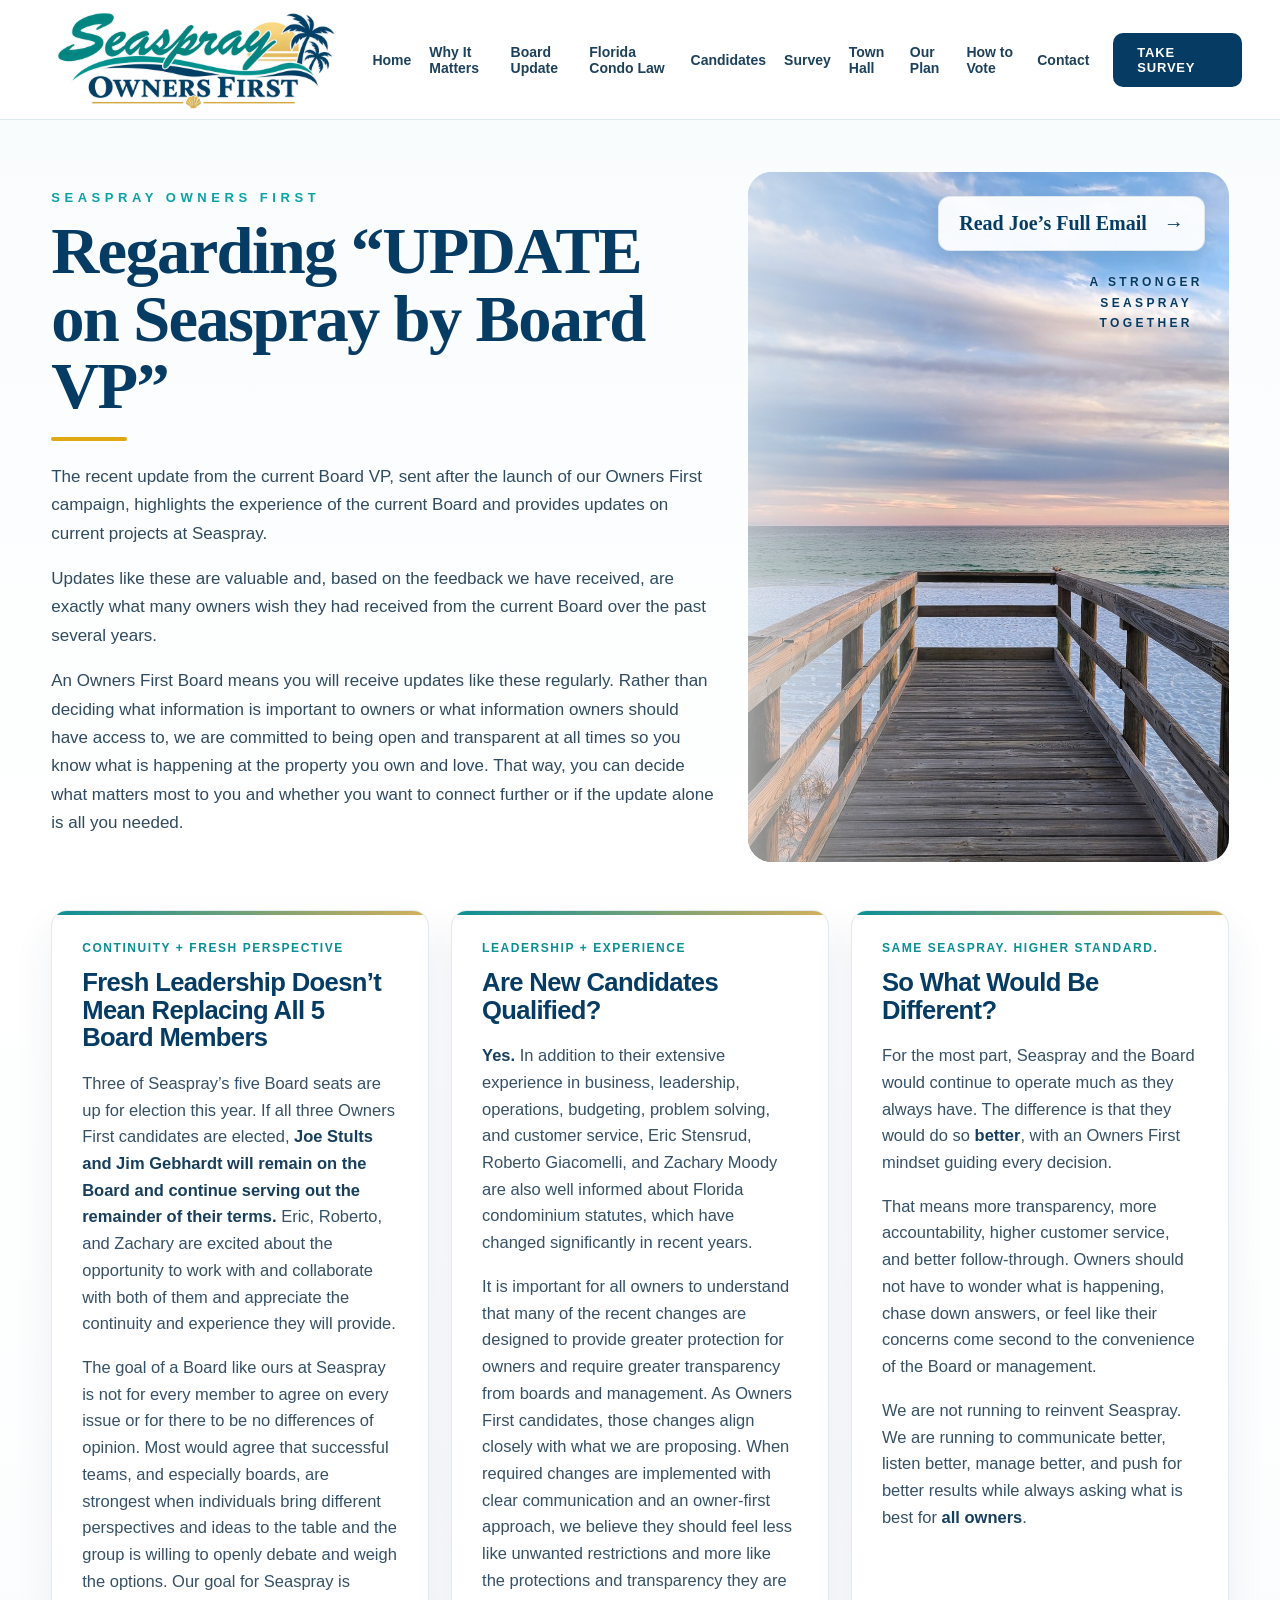
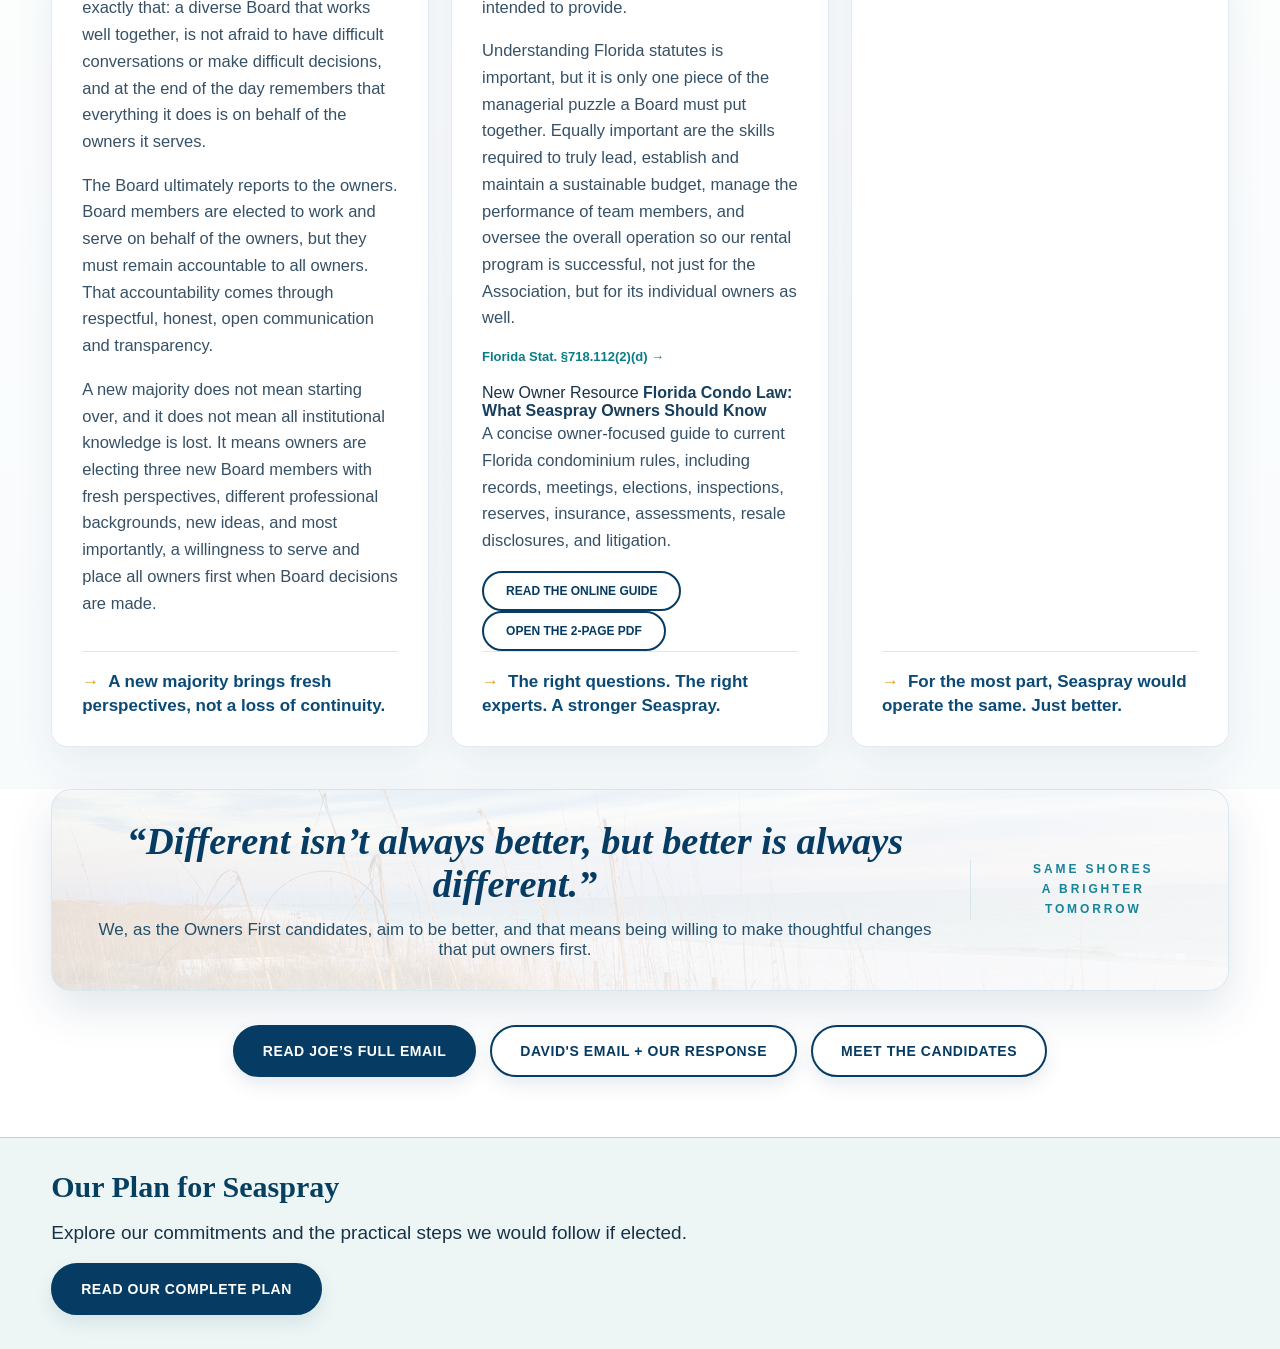
<file: board-update.html>
<!DOCTYPE html>
<html lang="en">
<head>
  <!-- Google tag (gtag.js) -->
  <script async src="https://www.googletagmanager.com/gtag/js?id=G-ZNEZER2F2J"></script>
  <script>
    window.dataLayer = window.dataLayer || [];
    function gtag(){dataLayer.push(arguments);}
    gtag('js', new Date());
    gtag('config', 'G-ZNEZER2F2J');
  </script>
  <meta charset="UTF-8" />
  <meta name="viewport" content="width=device-width, initial-scale=1.0" />
  <title>Regarding the Board VP Update | Seaspray Owners First</title>
  <meta name="description" content="Owners First perspective regarding the September 21 update from the Seaspray Board Vice President." />
  <link rel="stylesheet" href="styles-v9.css?v=68" />
</head>
<body class="board-update-page">
  <header class="site-header">
    <a class="brand" href="index.html#home"><img src="assets/seaspray-owners-first-logo.png" alt="Seaspray Owners First" /></a>
    <button class="menu-toggle" aria-label="Open menu">☰</button>
    <nav class="nav">
      <a href="index.html#home">Home</a><a href="index.html#why">Why It Matters</a><a href="index.html#board-update">Board Update</a><a href="florida-condo-law.html">Florida Condo Law</a><a href="index.html#candidates">Candidates</a><a href="https://tally.so/r/gDElo1" target="_blank" rel="noopener noreferrer">Survey</a><a href="index.html#townhall">Town Hall</a><a href="our-plan/index.html">Our Plan</a><a href="index.html#vote">How to Vote</a><a href="index.html#contact">Contact</a>
    </nav>
    <a class="header-cta" href="https://tally.so/r/gDElo1" target="_blank" rel="noopener noreferrer">Take Survey</a>
  </header>
  <main>
    <section class="update-hero">
      <div class="container update-hero-grid">
        <div class="update-hero-copy">
          <p class="eyebrow teal">Seaspray Owners First</p>
          <h1>Regarding “UPDATE on Seaspray by Board VP”</h1>
          <div class="gold-rule"></div>
          <p>The recent update from the current Board VP, sent after the launch of our Owners First campaign, highlights the experience of the current Board and provides updates on current projects at Seaspray.</p>
          <p>Updates like these are valuable and, based on the feedback we have received, are exactly what many owners wish they had received from the current Board over the past several years.</p>
          <p>An Owners First Board means you will receive updates like these regularly. Rather than deciding what information is important to owners or what information owners should have access to, we are committed to being open and transparent at all times so you know what is happening at the property you own and love. That way, you can decide what matters most to you and whether you want to connect further or if the update alone is all you needed.</p>
        </div>
        <div class="update-hero-visual">
          <a class="full-email-button" href="joe-board-email.html">Read Joe’s Full Email <span>→</span></a>
          <div class="update-hero-photo" role="img" aria-label="Boardwalk leading to the beach at Seaspray"></div>
          <div class="update-hero-mantra">A STRONGER<br>SEASPRAY<br>TOGETHER</div>
        </div>
      </div>
    </section>

    <section class="update-cards-section">
      <div class="container update-cards">
        <article class="update-card">
          <p class="update-kicker">Continuity + Fresh Perspective</p>
          <h2>Fresh Leadership Doesn’t Mean Replacing All 5 Board Members</h2>
          <p>Three of Seaspray’s five Board seats are up for election this year. If all three Owners First candidates are elected, <strong>Joe Stults and Jim Gebhardt will remain on the Board and continue serving out the remainder of their terms.</strong> Eric, Roberto, and Zachary are excited about the opportunity to work with and collaborate with both of them and appreciate the continuity and experience they will provide.</p>
          <p>The goal of a Board like ours at Seaspray is not for every member to agree on every issue or for there to be no differences of opinion. Most would agree that successful teams, and especially boards, are strongest when individuals bring different perspectives and ideas to the table and the group is willing to openly debate and weigh the options. Our goal for Seaspray is exactly that: a diverse Board that works well together, is not afraid to have difficult conversations or make difficult decisions, and at the end of the day remembers that everything it does is on behalf of the owners it serves.</p>
          <p>The Board ultimately reports to the owners. Board members are elected to work and serve on behalf of the owners, but they must remain accountable to all owners. That accountability comes through respectful, honest, open communication and transparency.</p>
          <p>A new majority does not mean starting over, and it does not mean all institutional knowledge is lost. It means owners are electing three new Board members with fresh perspectives, different professional backgrounds, new ideas, and most importantly, a willingness to serve and place all owners first when Board decisions are made.</p>
          <blockquote>A new majority brings fresh perspectives, not a loss of continuity.</blockquote>
        </article>

        <article class="update-card">
          <p class="update-kicker">Leadership + Experience</p>
          <h2>Are New Candidates Qualified?</h2>
          <p><strong>Yes.</strong> In addition to their extensive experience in business, leadership, operations, budgeting, problem solving, and customer service, Eric Stensrud, Roberto Giacomelli, and Zachary Moody are also well informed about Florida condominium statutes, which have changed significantly in recent years.</p>
          <p>It is important for all owners to understand that many of the recent changes are designed to provide greater protection for owners and require greater transparency from boards and management. As Owners First candidates, those changes align closely with what we are proposing. When required changes are implemented with clear communication and an owner-first approach, we believe they should feel less like unwanted restrictions and more like the protections and transparency they are intended to provide.</p>
          <p>Understanding Florida statutes is important, but it is only one piece of the managerial puzzle a Board must put together. Equally important are the skills required to truly lead, establish and maintain a sustainable budget, manage the performance of team members, and oversee the overall operation so our rental program is successful, not just for the Association, but for its individual owners as well.</p>
          <p class="law-note"><a href="https://www.flsenate.gov/Laws/Statutes/2026/718.112" target="_blank" rel="noopener noreferrer">Florida Stat. §718.112(2)(d) →</a></p>
          <div class="board-law-guide-callout">
            <div>
              <span class="board-law-guide-kicker">New Owner Resource</span>
              <strong>Florida Condo Law: What Seaspray Owners Should Know</strong>
              <p>A concise owner-focused guide to current Florida condominium rules, including records, meetings, elections, inspections, reserves, insurance, assessments, resale disclosures, and litigation.</p>
            </div>
            <div class="board-law-guide-actions">
              <a href="florida-condo-law.html" class="small-btn">Read the Online Guide</a>
              <a href="Florida-Condo-Law-Seaspray-Owner-Guide.pdf" class="small-btn" target="_blank" rel="noopener">Open the 2-Page PDF</a>
            </div>
          </div>
          <blockquote>The right questions. The right experts. A stronger Seaspray.</blockquote>
        </article>

        <article class="update-card">
          <p class="update-kicker">Same Seaspray. Higher Standard.</p>
          <h2>So What Would Be Different?</h2>
          <p>For the most part, Seaspray and the Board would continue to operate much as they always have. The difference is that they would do so <strong>better</strong>, with an Owners First mindset guiding every decision.</p>
          <p>That means more transparency, more accountability, higher customer service, and better follow-through. Owners should not have to wonder what is happening, chase down answers, or feel like their concerns come second to the convenience of the Board or management.</p>
          <p>We are not running to reinvent Seaspray. We are running to communicate better, listen better, manage better, and push for better results while always asking what is best for <strong>all owners</strong>.</p>
          <blockquote>For the most part, Seaspray would operate the same. Just better.</blockquote>
        </article>
      </div>
    </section>

    <section class="better-quote-section">
      <div class="container better-quote-panel">
        <div class="better-quote-copy">
          <p class="better-quote">“Different isn’t always better, but better is always different.”</p>
          <p>We, as the Owners First candidates, aim to be better, and that means being willing to make thoughtful changes that put owners first.</p>
        </div>
        <div class="better-quote-tag">SAME SHORES<br>A BRIGHTER<br>TOMORROW</div>
      </div>
    </section>

    <section class="update-bottom-actions">
      <div class="container">
        <a class="btn btn-primary" href="joe-board-email.html">Read Joe’s Full Email</a>
        <a class="btn btn-white" href="david-burwell-response.html">David's Email + Our Response</a>
        <a class="btn btn-white" href="index.html#candidates">Meet the Candidates</a>
      </div>
    </section>
  <section class="plan-link-panel"><div class="container"><h2>Our Plan for Seaspray</h2><p>Explore our commitments and the practical steps we would follow if elected.</p><a class="btn btn-primary" href="our-plan/index.html">Read Our Complete Plan</a></div></section>
</main>
  <script src="script-v8.js?v=68"></script>
</body>
</html>
</file>
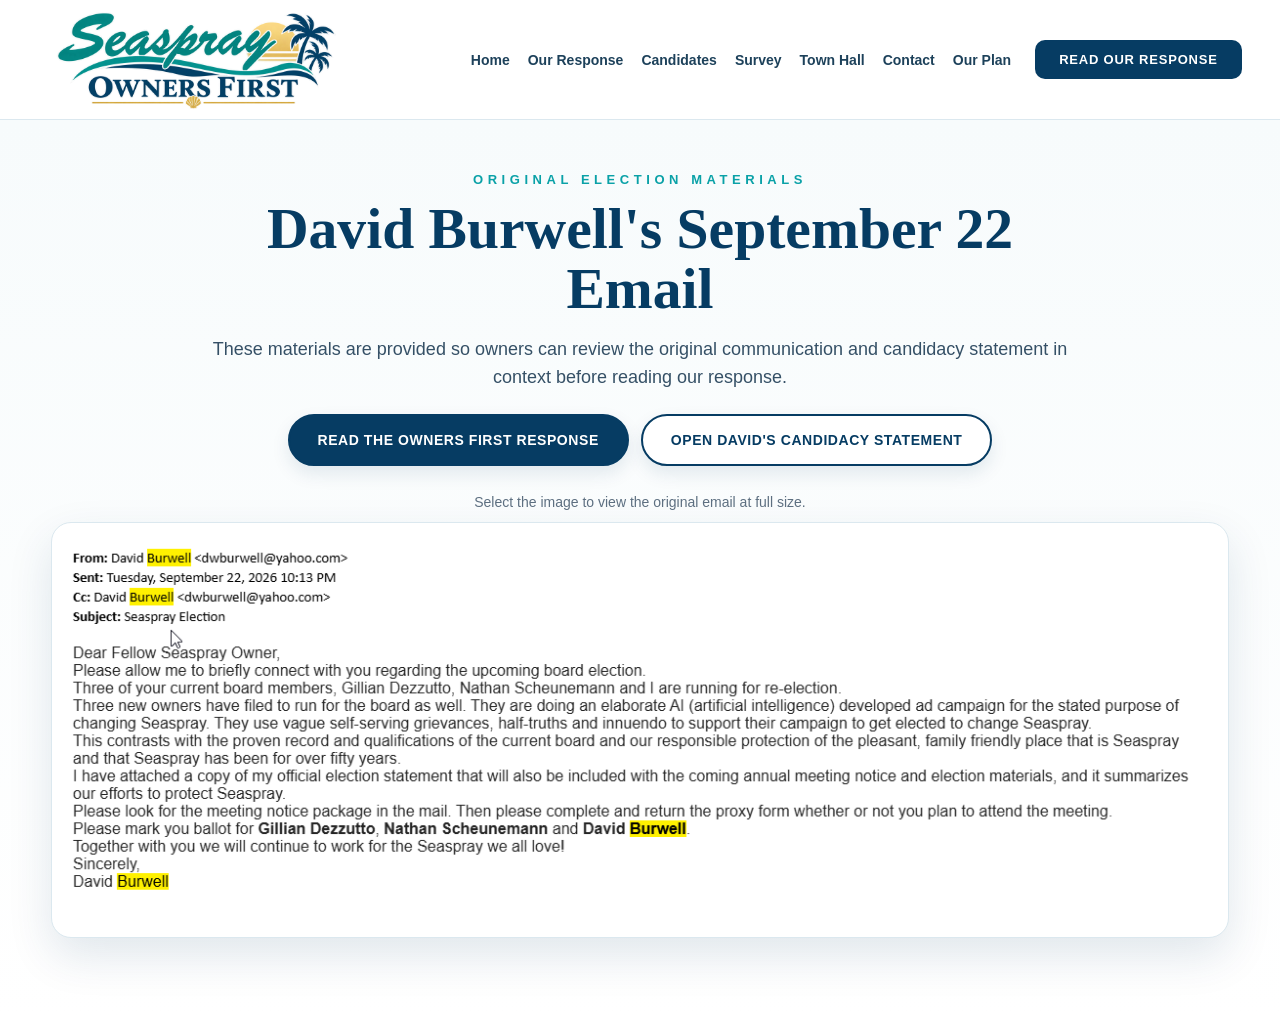
<file: david-burwell-materials.html>
<!DOCTYPE html>
<html lang="en">
<head>
  <!-- Google tag (gtag.js) -->
  <script async src="https://www.googletagmanager.com/gtag/js?id=G-ZNEZER2F2J"></script>
  <script>
    window.dataLayer = window.dataLayer || [];
    function gtag(){dataLayer.push(arguments);}
    gtag('js', new Date());
    gtag('config', 'G-ZNEZER2F2J');
  </script>
  <meta charset="UTF-8" />
  <meta name="viewport" content="width=device-width, initial-scale=1.0" />
  <title>David Burwell Election Materials | Seaspray Owners First</title>
  <meta name="description" content="Review David Burwell's September 22 Seaspray election email and 2026 candidacy statement." />
  <link rel="stylesheet" href="styles-v9.css?v=68" />
</head>
<body>
  <header class="site-header">
    <a class="brand" href="index.html#home"><img src="assets/seaspray-owners-first-logo.png" alt="Seaspray Owners First" /></a>
    <button class="menu-toggle" aria-label="Open menu">☰</button>
    <nav class="nav">
      <a href="index.html#home">Home</a><a href="david-burwell-response.html">Our Response</a><a href="index.html#candidates">Candidates</a><a href="https://tally.so/r/gDElo1" target="_blank" rel="noopener noreferrer">Survey</a><a href="index.html#townhall">Town Hall</a><a href="index.html#contact">Contact</a>
    <a href="our-plan/index.html">Our Plan</a></nav>
    <a class="header-cta" href="david-burwell-response.html">Read Our Response</a>
  </header>

  <main class="joe-email-main">
    <div class="container">
      <div class="joe-email-heading">
        <p class="eyebrow teal">Original Election Materials</p>
        <h1>David Burwell's September 22 Email</h1>
        <p>These materials are provided so owners can review the original communication and candidacy statement in context before reading our response.</p>
        <div class="source-material-actions">
          <a class="btn btn-primary" href="david-burwell-response.html">Read the Owners First Response</a>
          <a class="btn btn-white" href="assets/david-burwell-candidacy-statement-2026.pdf" target="_blank" rel="noopener noreferrer">Open David's Candidacy Statement</a>
        </div>
      </div>
      <p class="email-fullsize-note">Select the image to view the original email at full size.</p>
      <a class="joe-email-image-card" href="assets/david-burwell-election-email.png" target="_blank" rel="noopener noreferrer" aria-label="Open David Burwell's September 22 election email at full size">
        <img src="assets/david-burwell-election-email.png" alt="Email from David Burwell to Seaspray owners regarding the 2026 Board election" />
      </a>
    </div>
  </main>
  <script src="script-v8.js?v=68"></script>
</body>
</html>
</file>
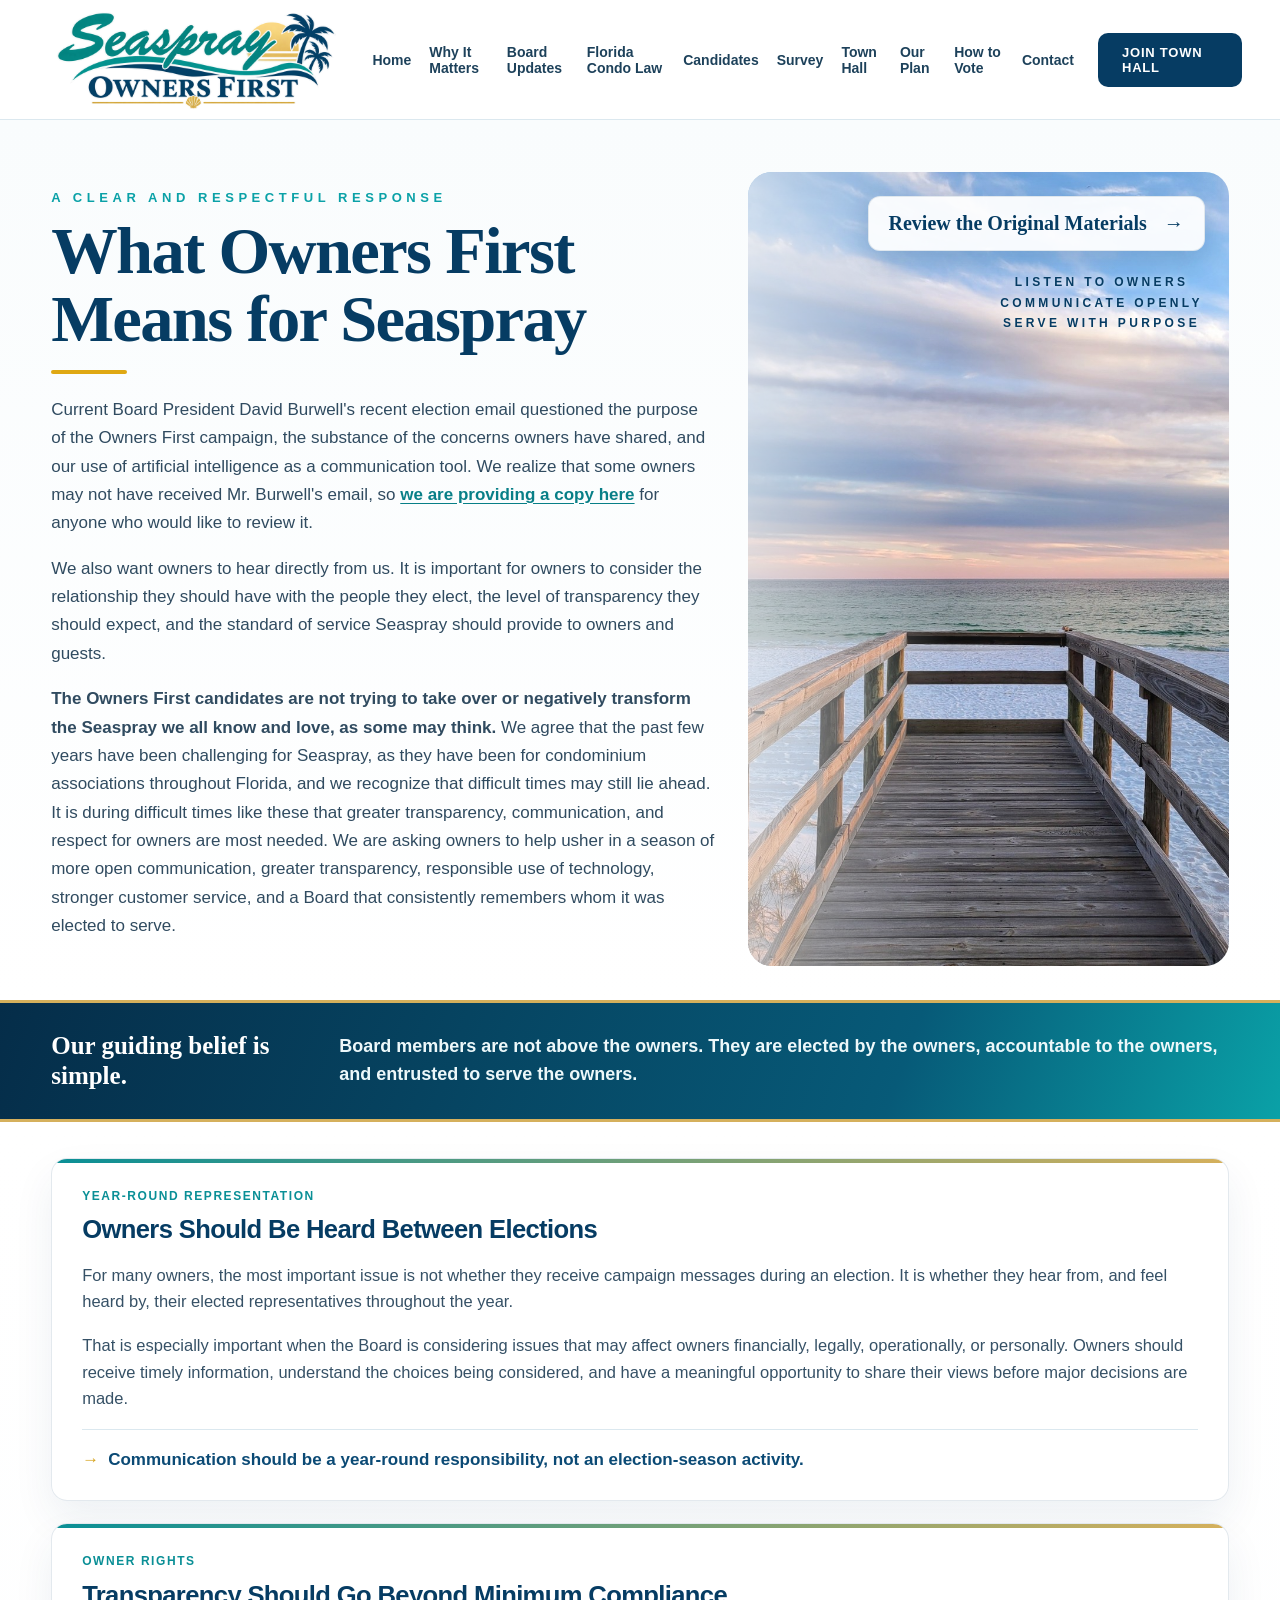
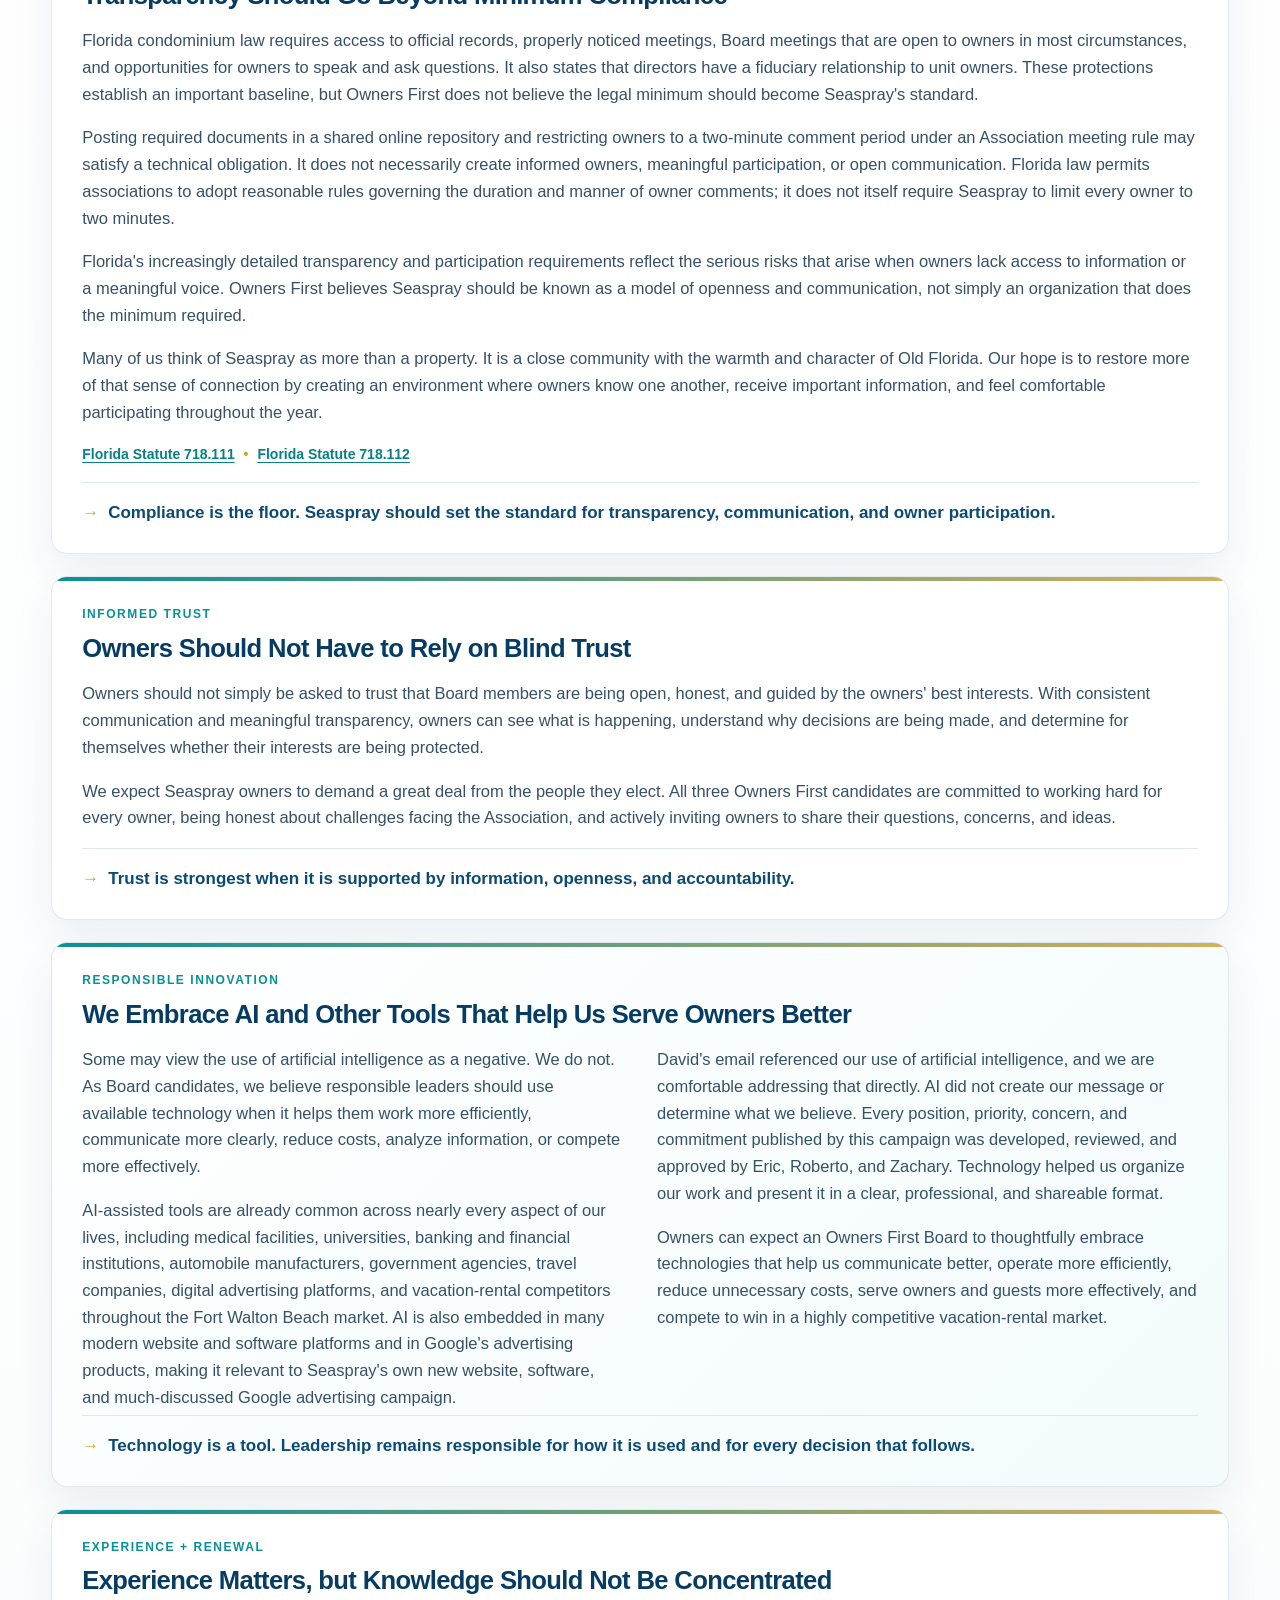
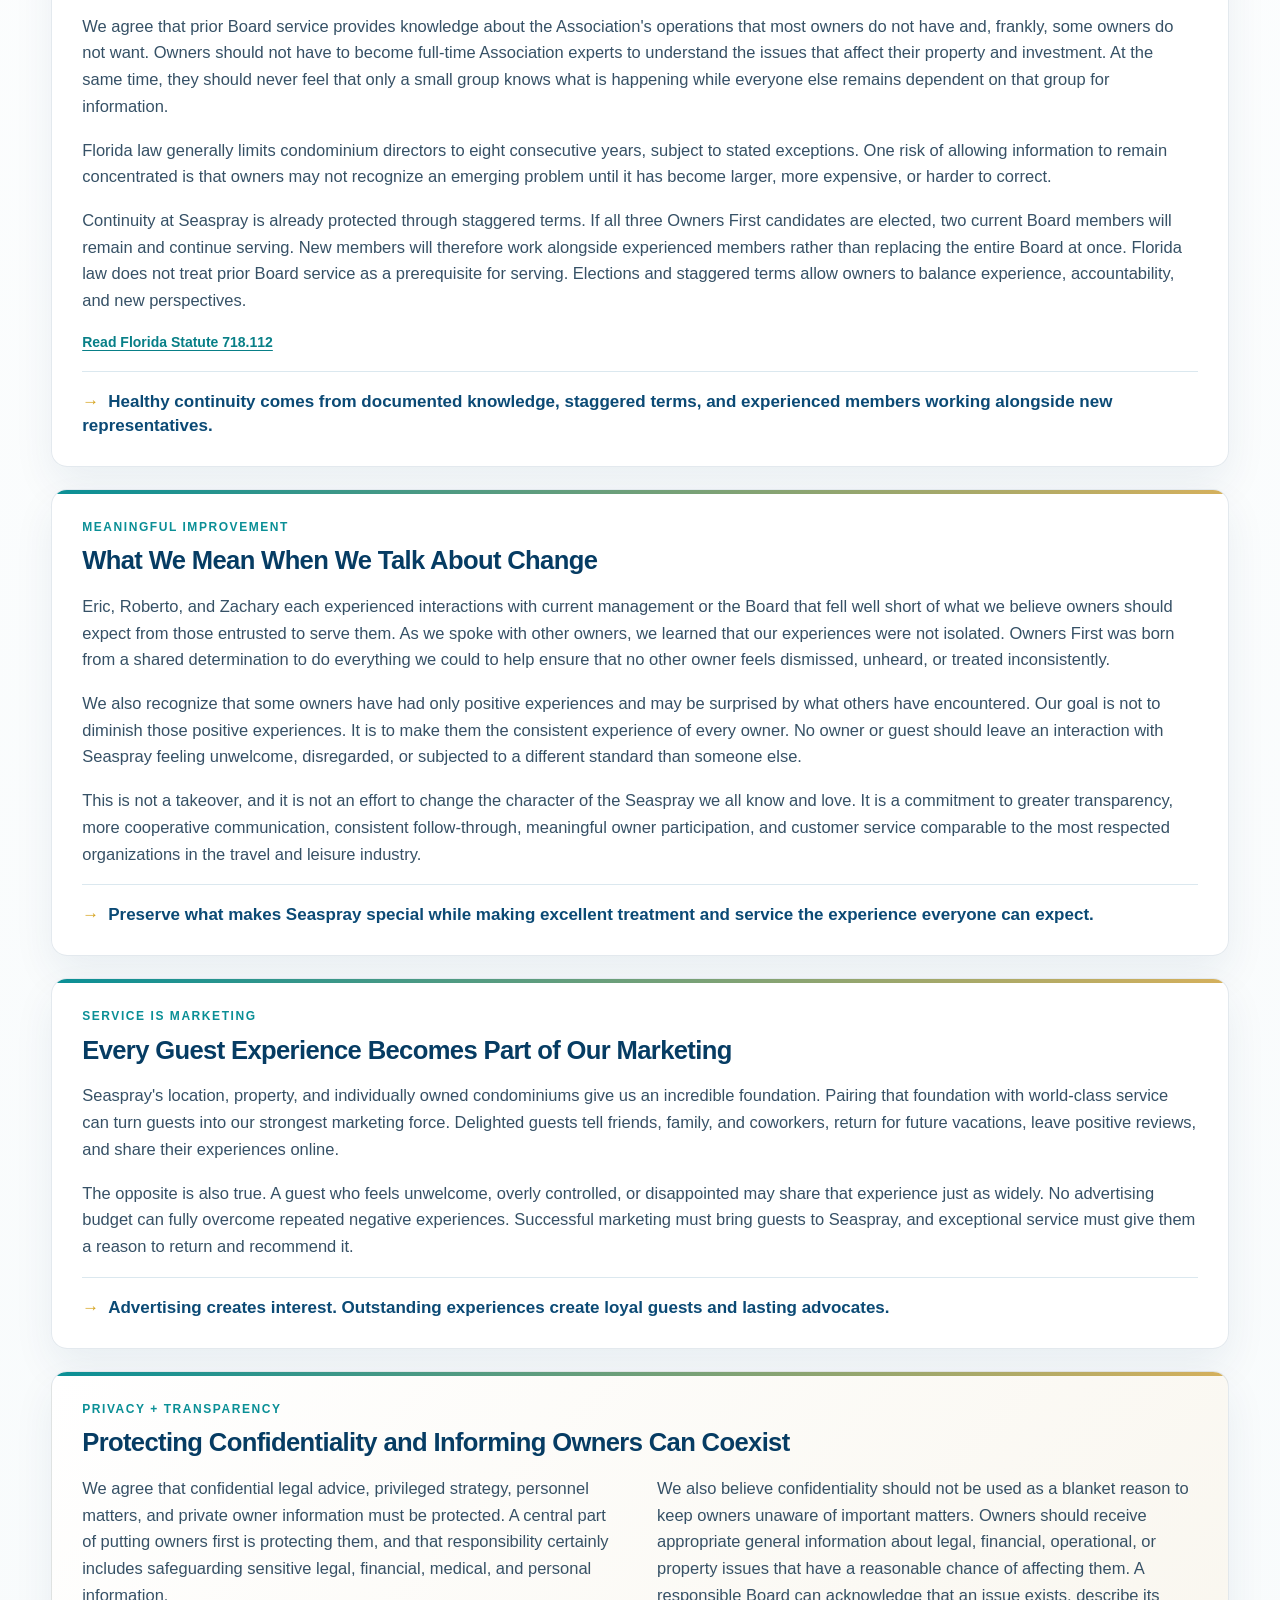
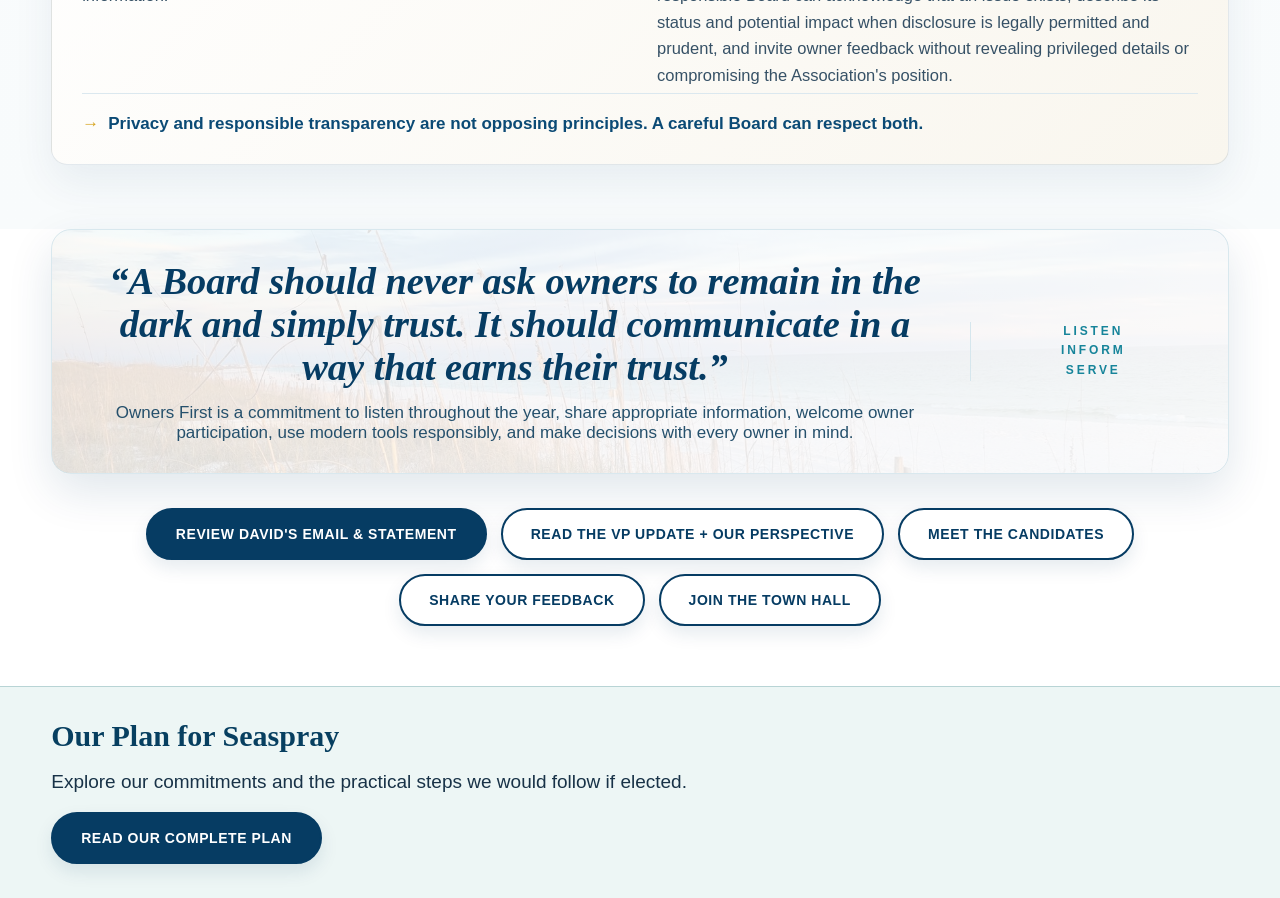
<file: david-burwell-response.html>
<!DOCTYPE html>
<html lang="en">
<head>
  <!-- Google tag (gtag.js) -->
  <script async src="https://www.googletagmanager.com/gtag/js?id=G-ZNEZER2F2J"></script>
  <script>
    window.dataLayer = window.dataLayer || [];
    function gtag(){dataLayer.push(arguments);}
    gtag('js', new Date());
    gtag('config', 'G-ZNEZER2F2J');
  </script>
  <meta charset="UTF-8" />
  <meta name="viewport" content="width=device-width, initial-scale=1.0" />
  <title>What Owners First Means for Seaspray | Seaspray Owners First</title>
  <meta name="description" content="A clear and respectful explanation of what Owners First means for communication, transparency, technology, service, and the future of Seaspray." />
  <link rel="stylesheet" href="styles-v9.css?v=68" />
</head>
<body class="board-update-page">
  <header class="site-header">
    <a class="brand" href="index.html#home"><img src="assets/seaspray-owners-first-logo.png" alt="Seaspray Owners First" /></a>
    <button class="menu-toggle" aria-label="Open menu">☰</button>
    <nav class="nav">
      <a href="index.html#home">Home</a><a href="index.html#why">Why It Matters</a><a href="index.html#board-update">Board Updates</a><a href="florida-condo-law.html">Florida Condo Law</a><a href="index.html#candidates">Candidates</a><a href="https://tally.so/r/gDElo1" target="_blank" rel="noopener noreferrer">Survey</a><a href="index.html#townhall">Town Hall</a><a href="our-plan/index.html">Our Plan</a><a href="index.html#vote">How to Vote</a><a href="index.html#contact">Contact</a>
    </nav>
    <a class="header-cta" href="https://us06web.zoom.us/j/86055921441" target="_blank" rel="noopener noreferrer">Join Town Hall</a>
  </header>

  <main>
    <section class="update-hero response-hero-v63">
      <div class="container update-hero-grid">
        <div class="update-hero-copy">
          <p class="eyebrow teal">A Clear and Respectful Response</p>
          <h1>What Owners First Means for Seaspray</h1>
          <div class="gold-rule"></div>
          <p>Current Board President David Burwell's recent election email questioned the purpose of the Owners First campaign, the substance of the concerns owners have shared, and our use of artificial intelligence as a communication tool. We realize that some owners may not have received Mr. Burwell's email, so <a href="david-burwell-materials.html">we are providing a copy here</a> for anyone who would like to review it.</p>
          <p>We also want owners to hear directly from us. It is important for owners to consider the relationship they should have with the people they elect, the level of transparency they should expect, and the standard of service Seaspray should provide to owners and guests.</p>
          <p><strong>The Owners First candidates are not trying to take over or negatively transform the Seaspray we all know and love, as some may think.</strong> We agree that the past few years have been challenging for Seaspray, as they have been for condominium associations throughout Florida, and we recognize that difficult times may still lie ahead. It is during difficult times like these that greater transparency, communication, and respect for owners are most needed. We are asking owners to help usher in a season of more open communication, greater transparency, responsible use of technology, stronger customer service, and a Board that consistently remembers whom it was elected to serve.</p>
        </div>
        <div class="update-hero-visual">
          <a class="full-email-button" href="david-burwell-materials.html">Review the Original Materials <span>→</span></a>
          <div class="update-hero-photo" role="img" aria-label="Boardwalk leading to the beach at Seaspray"></div>
          <div class="update-hero-mantra">LISTEN TO OWNERS<br>COMMUNICATE OPENLY<br>SERVE WITH PURPOSE</div>
        </div>
      </div>
    </section>

    <section class="response-principle-strip">
      <div class="container response-principle-inner">
        <strong>Our guiding belief is simple.</strong>
        <span>Board members are not above the owners. They are elected by the owners, accountable to the owners, and entrusted to serve the owners.</span>
      </div>
    </section>

    <section class="update-cards-section response-cards-v63">
      <div class="container update-cards">
        <article class="update-card">
          <p class="update-kicker">Year-Round Representation</p>
          <h2>Owners Should Be Heard Between Elections</h2>
          <p>For many owners, the most important issue is not whether they receive campaign messages during an election. It is whether they hear from, and feel heard by, their elected representatives throughout the year.</p>
          <p>That is especially important when the Board is considering issues that may affect owners financially, legally, operationally, or personally. Owners should receive timely information, understand the choices being considered, and have a meaningful opportunity to share their views before major decisions are made.</p>
          <blockquote>Communication should be a year-round responsibility, not an election-season activity.</blockquote>
        </article>

        <article class="update-card">
          <p class="update-kicker">Owner Rights</p>
          <h2>Transparency Should Go Beyond Minimum Compliance</h2>
          <p>Florida condominium law requires access to official records, properly noticed meetings, Board meetings that are open to owners in most circumstances, and opportunities for owners to speak and ask questions. It also states that directors have a fiduciary relationship to unit owners. These protections establish an important baseline, but Owners First does not believe the legal minimum should become Seaspray's standard.</p>
          <p>Posting required documents in a shared online repository and restricting owners to a two-minute comment period under an Association meeting rule may satisfy a technical obligation. It does not necessarily create informed owners, meaningful participation, or open communication. Florida law permits associations to adopt reasonable rules governing the duration and manner of owner comments; it does not itself require Seaspray to limit every owner to two minutes.</p>
          <p>Florida's increasingly detailed transparency and participation requirements reflect the serious risks that arise when owners lack access to information or a meaningful voice. Owners First believes Seaspray should be known as a model of openness and communication, not simply an organization that does the minimum required.</p>
          <p>Many of us think of Seaspray as more than a property. It is a close community with the warmth and character of Old Florida. Our hope is to restore more of that sense of connection by creating an environment where owners know one another, receive important information, and feel comfortable participating throughout the year.</p>
          <p class="statute-links"><a href="https://www.flsenate.gov/Laws/Statutes/2025/718.111" target="_blank" rel="noopener noreferrer">Florida Statute 718.111</a> <span>•</span> <a href="https://www.flsenate.gov/Laws/Statutes/2025/718.112" target="_blank" rel="noopener noreferrer">Florida Statute 718.112</a></p>
          <blockquote>Compliance is the floor. Seaspray should set the standard for transparency, communication, and owner participation.</blockquote>
        </article>

        <article class="update-card">
          <p class="update-kicker">Informed Trust</p>
          <h2>Owners Should Not Have to Rely on Blind Trust</h2>
          <p>Owners should not simply be asked to trust that Board members are being open, honest, and guided by the owners' best interests. With consistent communication and meaningful transparency, owners can see what is happening, understand why decisions are being made, and determine for themselves whether their interests are being protected.</p>
          <p>We expect Seaspray owners to demand a great deal from the people they elect. All three Owners First candidates are committed to working hard for every owner, being honest about challenges facing the Association, and actively inviting owners to share their questions, concerns, and ideas.</p>
          <blockquote>Trust is strongest when it is supported by information, openness, and accountability.</blockquote>
        </article>

        <article class="update-card update-card-wide ai-response-card">
          <div>
            <p class="update-kicker">Responsible Innovation</p>
            <h2>We Embrace AI and Other Tools That Help Us Serve Owners Better</h2>
          </div>
          <div class="wide-card-copy">
            <p>Some may view the use of artificial intelligence as a negative. We do not. As Board candidates, we believe responsible leaders should use available technology when it helps them work more efficiently, communicate more clearly, reduce costs, analyze information, or compete more effectively.</p>
            <p>AI-assisted tools are already common across nearly every aspect of our lives, including medical facilities, universities, banking and financial institutions, automobile manufacturers, government agencies, travel companies, digital advertising platforms, and vacation-rental competitors throughout the Fort Walton Beach market. AI is also embedded in many modern website and software platforms and in Google's advertising products, making it relevant to Seaspray's own new website, software, and much-discussed Google advertising campaign.</p>
            <p>David's email referenced our use of artificial intelligence, and we are comfortable addressing that directly. AI did not create our message or determine what we believe. Every position, priority, concern, and commitment published by this campaign was developed, reviewed, and approved by Eric, Roberto, and Zachary. Technology helped us organize our work and present it in a clear, professional, and shareable format.</p>
            <p>Owners can expect an Owners First Board to thoughtfully embrace technologies that help us communicate better, operate more efficiently, reduce unnecessary costs, serve owners and guests more effectively, and compete to win in a highly competitive vacation-rental market.</p>
          </div>
          <blockquote>Technology is a tool. Leadership remains responsible for how it is used and for every decision that follows.</blockquote>
        </article>

        <article class="update-card">
          <p class="update-kicker">Experience + Renewal</p>
          <h2>Experience Matters, but Knowledge Should Not Be Concentrated</h2>
          <p>We agree that prior Board service provides knowledge about the Association's operations that most owners do not have and, frankly, some owners do not want. Owners should not have to become full-time Association experts to understand the issues that affect their property and investment. At the same time, they should never feel that only a small group knows what is happening while everyone else remains dependent on that group for information.</p>
          <p>Florida law generally limits condominium directors to eight consecutive years, subject to stated exceptions. One risk of allowing information to remain concentrated is that owners may not recognize an emerging problem until it has become larger, more expensive, or harder to correct.</p>
          <p>Continuity at Seaspray is already protected through staggered terms. If all three Owners First candidates are elected, two current Board members will remain and continue serving. New members will therefore work alongside experienced members rather than replacing the entire Board at once. Florida law does not treat prior Board service as a prerequisite for serving. Elections and staggered terms allow owners to balance experience, accountability, and new perspectives.</p>
          <p class="statute-links"><a href="https://www.flsenate.gov/Laws/Statutes/2025/718.112" target="_blank" rel="noopener noreferrer">Read Florida Statute 718.112</a></p>
          <blockquote>Healthy continuity comes from documented knowledge, staggered terms, and experienced members working alongside new representatives.</blockquote>
        </article>

        <article class="update-card">
          <p class="update-kicker">Meaningful Improvement</p>
          <h2>What We Mean When We Talk About Change</h2>
          <p>Eric, Roberto, and Zachary each experienced interactions with current management or the Board that fell well short of what we believe owners should expect from those entrusted to serve them. As we spoke with other owners, we learned that our experiences were not isolated. Owners First was born from a shared determination to do everything we could to help ensure that no other owner feels dismissed, unheard, or treated inconsistently.</p>
          <p>We also recognize that some owners have had only positive experiences and may be surprised by what others have encountered. Our goal is not to diminish those positive experiences. It is to make them the consistent experience of every owner. No owner or guest should leave an interaction with Seaspray feeling unwelcome, disregarded, or subjected to a different standard than someone else.</p>
          <p>This is not a takeover, and it is not an effort to change the character of the Seaspray we all know and love. It is a commitment to greater transparency, more cooperative communication, consistent follow-through, meaningful owner participation, and customer service comparable to the most respected organizations in the travel and leisure industry.</p>
          <blockquote>Preserve what makes Seaspray special while making excellent treatment and service the experience everyone can expect.</blockquote>
        </article>

        <article class="update-card">
          <p class="update-kicker">Service Is Marketing</p>
          <h2>Every Guest Experience Becomes Part of Our Marketing</h2>
          <p>Seaspray's location, property, and individually owned condominiums give us an incredible foundation. Pairing that foundation with world-class service can turn guests into our strongest marketing force. Delighted guests tell friends, family, and coworkers, return for future vacations, leave positive reviews, and share their experiences online.</p>
          <p>The opposite is also true. A guest who feels unwelcome, overly controlled, or disappointed may share that experience just as widely. No advertising budget can fully overcome repeated negative experiences. Successful marketing must bring guests to Seaspray, and exceptional service must give them a reason to return and recommend it.</p>
          <blockquote>Advertising creates interest. Outstanding experiences create loyal guests and lasting advocates.</blockquote>
        </article>

        <article class="update-card update-card-wide confidentiality-card">
          <div>
            <p class="update-kicker">Privacy + Transparency</p>
            <h2>Protecting Confidentiality and Informing Owners Can Coexist</h2>
          </div>
          <div class="wide-card-copy">
            <p>We agree that confidential legal advice, privileged strategy, personnel matters, and private owner information must be protected. A central part of putting owners first is protecting them, and that responsibility certainly includes safeguarding sensitive legal, financial, medical, and personal information.</p>
            <p>We also believe confidentiality should not be used as a blanket reason to keep owners unaware of important matters. Owners should receive appropriate general information about legal, financial, operational, or property issues that have a reasonable chance of affecting them. A responsible Board can acknowledge that an issue exists, describe its status and potential impact when disclosure is legally permitted and prudent, and invite owner feedback without revealing privileged details or compromising the Association's position.</p>
          </div>
          <blockquote>Privacy and responsible transparency are not opposing principles. A careful Board can respect both.</blockquote>
        </article>
      </div>
    </section>

    <section class="better-quote-section">
      <div class="container better-quote-panel">
        <div class="better-quote-copy">
          <p class="better-quote">“A Board should never ask owners to remain in the dark and simply trust. It should communicate in a way that earns their trust.”</p>
          <p>Owners First is a commitment to listen throughout the year, share appropriate information, welcome owner participation, use modern tools responsibly, and make decisions with every owner in mind.</p>
        </div>
        <div class="better-quote-tag">LISTEN<br>INFORM<br>SERVE</div>
      </div>
    </section>

    <section class="update-bottom-actions">
      <div class="container">
        <a class="btn btn-primary" href="david-burwell-materials.html">Review David's Email &amp; Statement</a>
        <a class="btn btn-white" href="board-update.html">Read the VP Update + Our Perspective</a>
        <a class="btn btn-white" href="index.html#candidates">Meet the Candidates</a>
        <a class="btn btn-white" href="https://tally.so/r/gDElo1" target="_blank" rel="noopener noreferrer">Share Your Feedback</a>
        <a class="btn btn-white" href="index.html#townhall">Join the Town Hall</a>
      </div>
    </section>
  <section class="plan-link-panel"><div class="container"><h2>Our Plan for Seaspray</h2><p>Explore our commitments and the practical steps we would follow if elected.</p><a class="btn btn-primary" href="our-plan/index.html">Read Our Complete Plan</a></div></section>
</main>
  <script src="script-v8.js?v=68"></script>
</body>
</html>
</file>
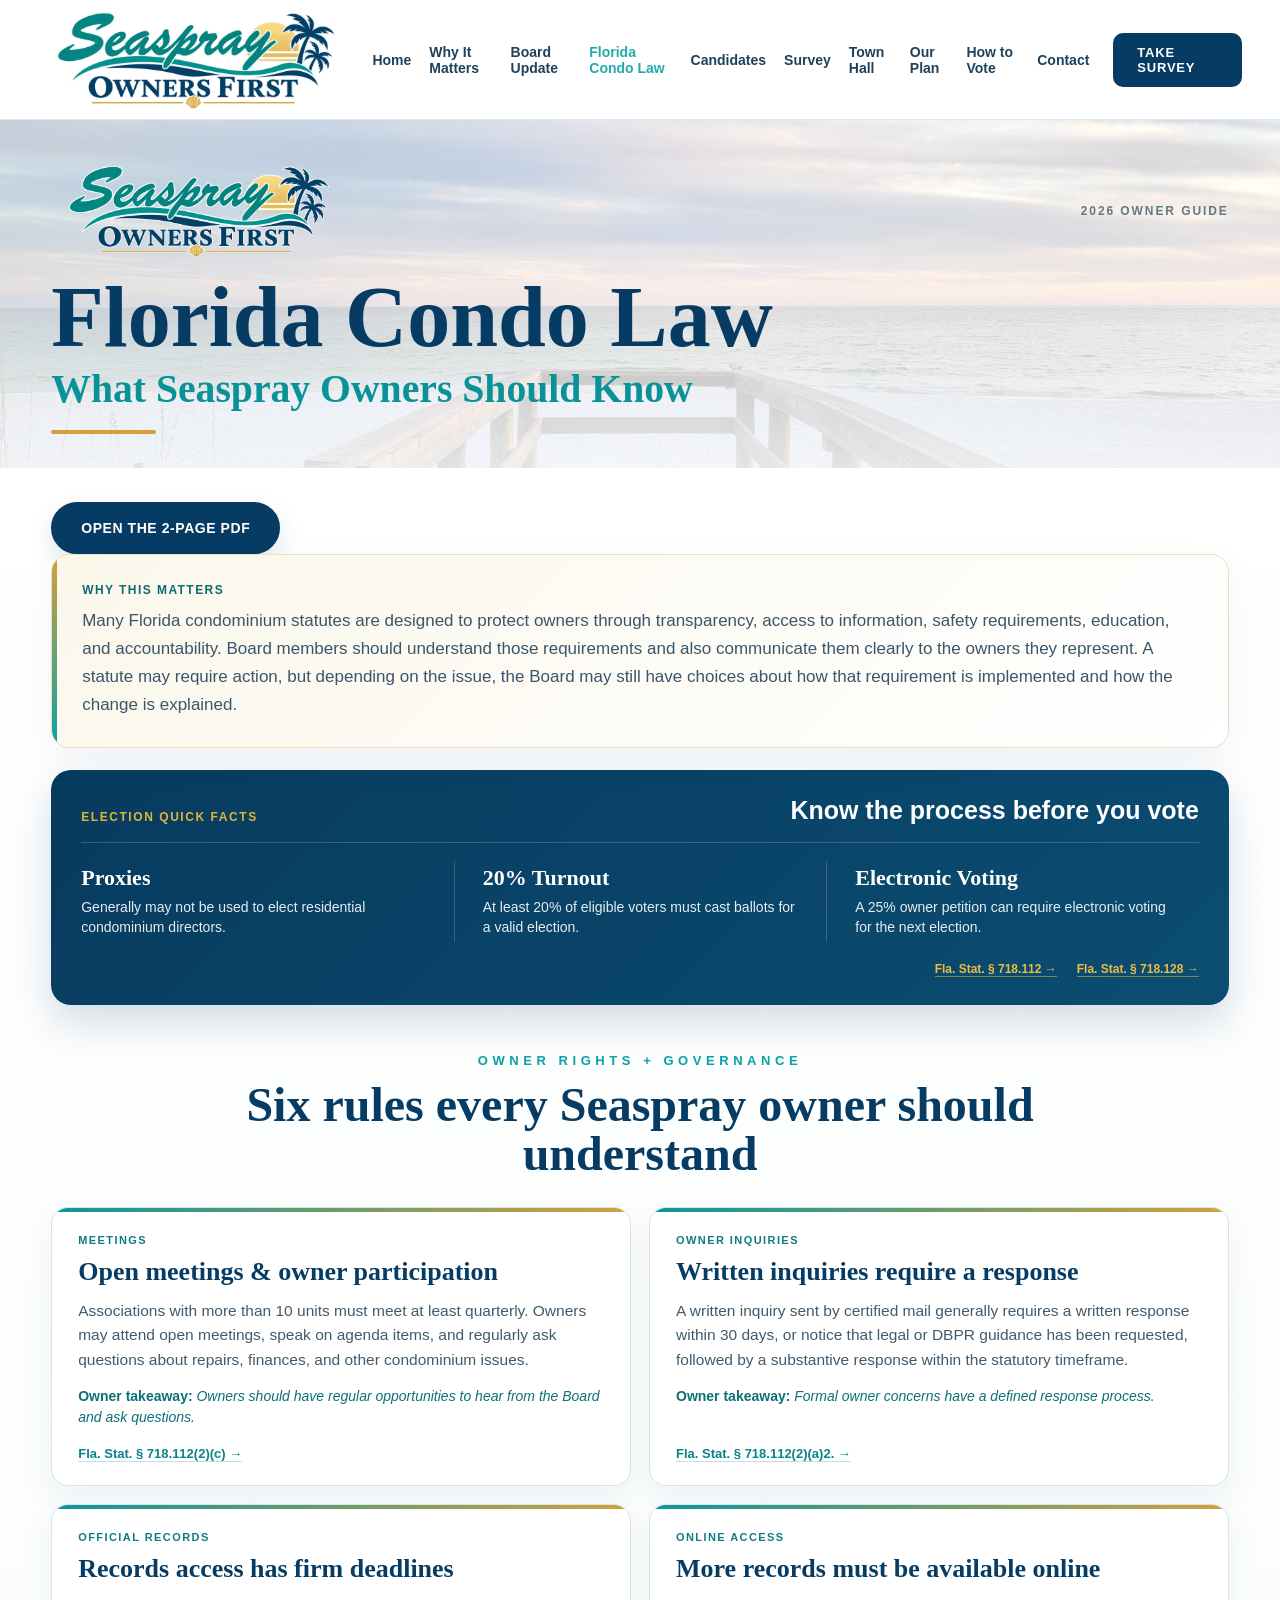
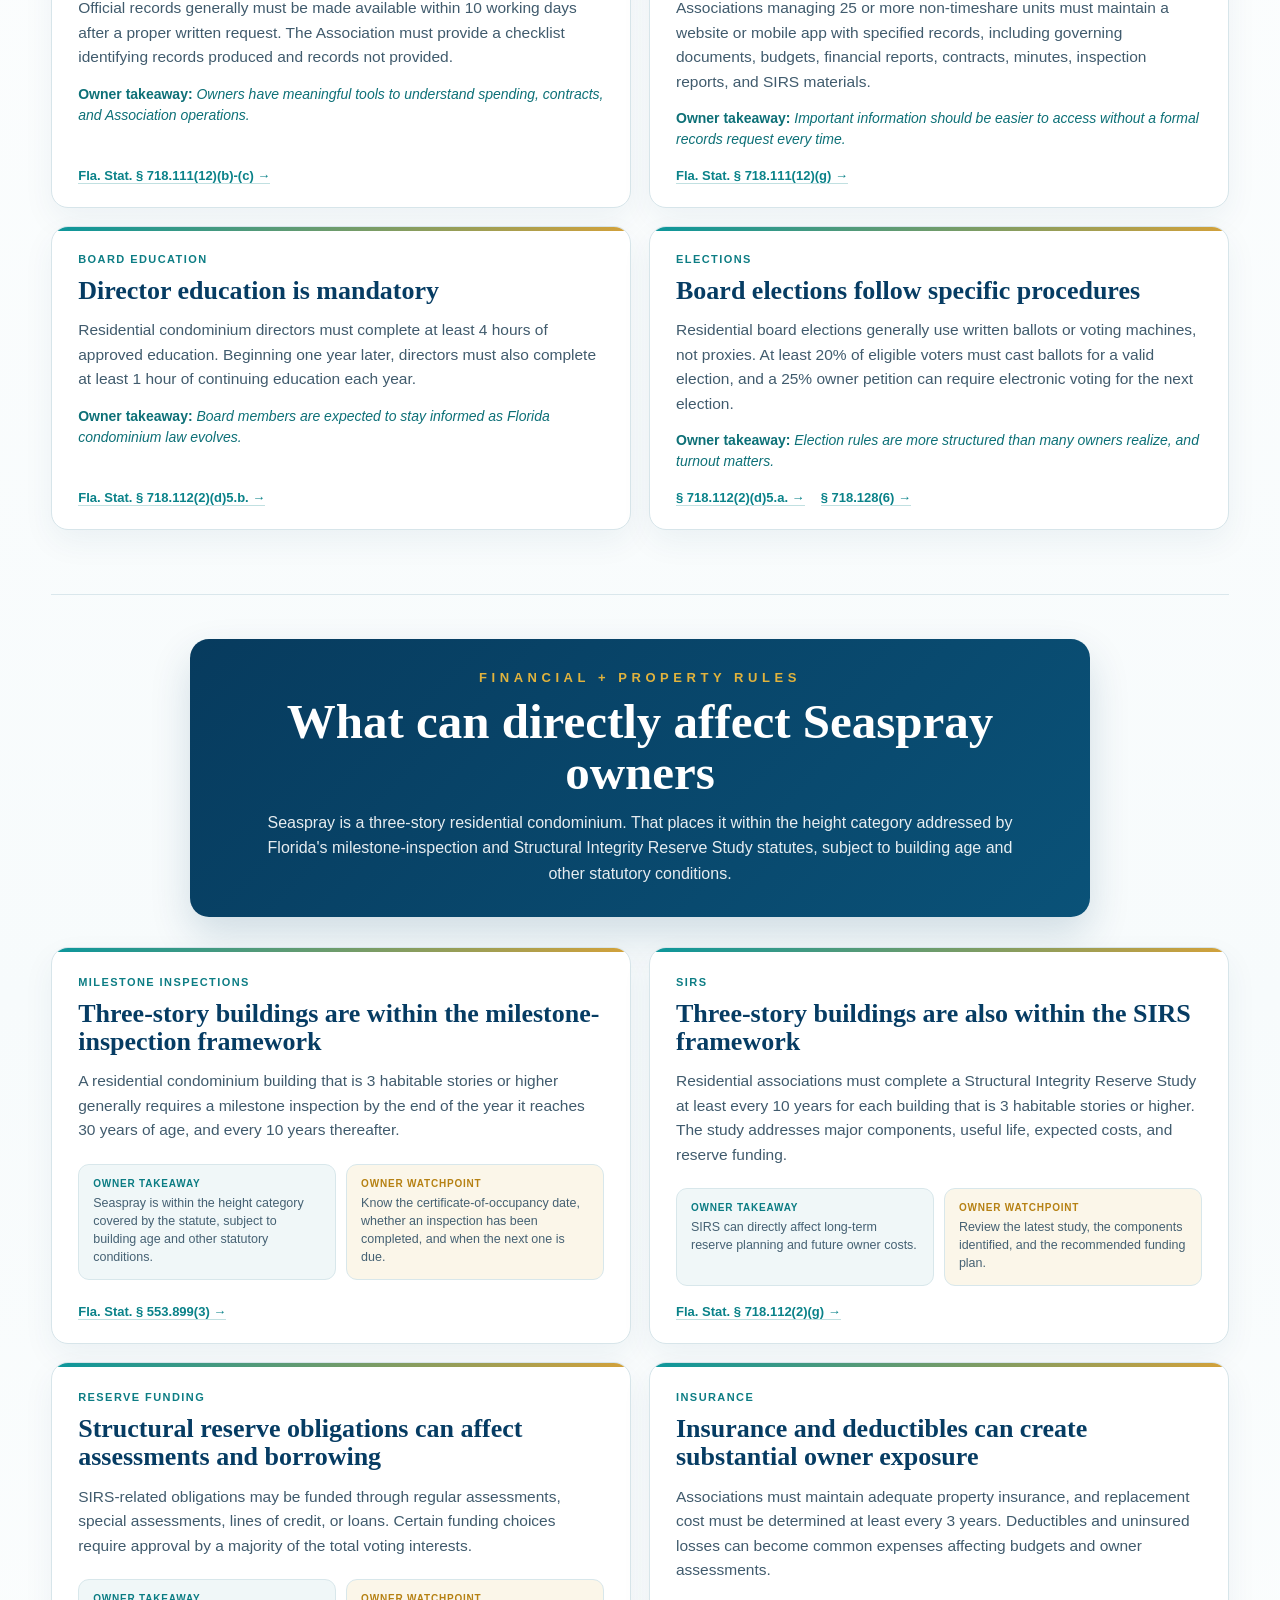
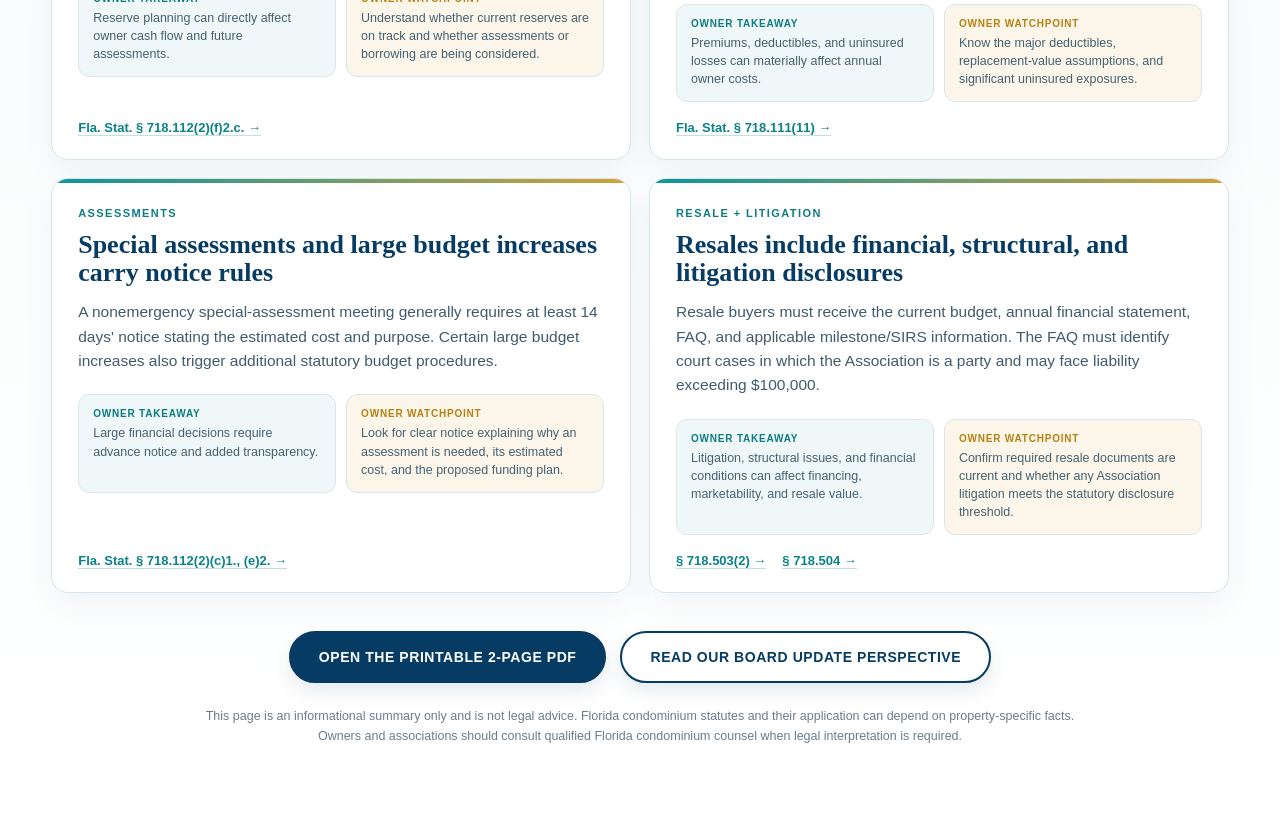
<file: florida-condo-law.html>
<!DOCTYPE html>
<html lang="en">
<head>
  <!-- Google tag (gtag.js) -->
  <script async src="https://www.googletagmanager.com/gtag/js?id=G-ZNEZER2F2J"></script>
  <script>
    window.dataLayer = window.dataLayer || [];
    function gtag(){dataLayer.push(arguments);}
    gtag('js', new Date());
    gtag('config', 'G-ZNEZER2F2J');
  </script>
  <meta charset="UTF-8" />
  <meta name="viewport" content="width=device-width, initial-scale=1.0" />
  <title>Florida Condo Law | Seaspray Owners First</title>
  <meta name="description" content="A concise 2026 owner guide to Florida condominium laws relevant to Seaspray owners, including transparency, elections, inspections, reserves, insurance, assessments, resale disclosures and litigation." />
  <link rel="stylesheet" href="styles-v9.css?v=60" />
</head>
<body class="condo-law-page">
  <header class="site-header">
    <a class="brand" href="index.html#home"><img src="assets/seaspray-owners-first-logo.png" alt="Seaspray Owners First" /></a>
    <button class="menu-toggle" aria-label="Open menu">☰</button>
    <nav class="nav">
      <a href="index.html#home">Home</a><a href="index.html#why">Why It Matters</a><a href="index.html#board-update">Board Update</a><a class="active" href="florida-condo-law.html">Florida Condo Law</a><a href="index.html#candidates">Candidates</a><a href="https://tally.so/r/gDElo1" target="_blank" rel="noopener noreferrer">Survey</a><a href="index.html#townhall">Town Hall</a><a href="our-plan/index.html">Our Plan</a><a href="index.html#vote">How to Vote</a><a href="index.html#contact">Contact</a>
    </nav>
    <a class="header-cta" href="https://tally.so/r/gDElo1" target="_blank" rel="noopener noreferrer">Take Survey</a>
  </header>

  <main>
    <section class="law-hero">
      <div class="container law-hero-inner">
        <div class="law-hero-logo-row">
          <img src="assets/seaspray-owners-first-logo.png" alt="Seaspray Owners First" />
          <span>2026 Owner Guide</span>
        </div>
        <h1>Florida Condo Law</h1>
        <h2>What Seaspray Owners Should Know</h2>
        <div class="law-gold-line"></div>
      </div>
    </section>

    <section class="law-main">
      <div class="container">
        <div class="law-hero-actions">
          <a class="btn btn-primary" href="Florida-Condo-Law-Seaspray-Owner-Guide.pdf" target="_blank" rel="noopener">Open the 2-Page PDF</a>
        </div>
        <aside class="law-why-card">
          <div class="law-section-label">Why This Matters</div>
          <p>Many Florida condominium statutes are designed to protect owners through transparency, access to information, safety requirements, education, and accountability. Board members should understand those requirements and also communicate them clearly to the owners they represent. A statute may require action, but depending on the issue, the Board may still have choices about how that requirement is implemented and how the change is explained.</p>
        </aside>

        <section class="law-election-strip" aria-labelledby="election-quick-facts">
          <div class="law-strip-heading"><span>Election Quick Facts</span><h2 id="election-quick-facts">Know the process before you vote</h2></div>
          <div class="law-election-facts">
            <div><strong>Proxies</strong><p>Generally may not be used to elect residential condominium directors.</p></div>
            <div><strong>20% Turnout</strong><p>At least 20% of eligible voters must cast ballots for a valid election.</p></div>
            <div><strong>Electronic Voting</strong><p>A 25% owner petition can require electronic voting for the next election.</p></div>
          </div>
          <div class="law-strip-links"><a href="https://www.flsenate.gov/Laws/Statutes/2026/718.112" target="_blank" rel="noopener">Fla. Stat. § 718.112 →</a><a href="https://www.flsenate.gov/Laws/Statutes/2026/718.128" target="_blank" rel="noopener">Fla. Stat. § 718.128 →</a></div>
        </section>

        <div class="law-section-heading">
          <p class="eyebrow teal">Owner Rights + Governance</p>
          <h2>Six rules every Seaspray owner should understand</h2>
        </div>

        <section class="law-card-grid">
          <article class="law-card"><span class="law-card-tag">Meetings</span><h3>Open meetings &amp; owner participation</h3><p>Associations with more than 10 units must meet at least quarterly. Owners may attend open meetings, speak on agenda items, and regularly ask questions about repairs, finances, and other condominium issues.</p><p class="law-takeaway"><strong>Owner takeaway:</strong> Owners should have regular opportunities to hear from the Board and ask questions.</p><a class="law-statute" href="https://www.flsenate.gov/Laws/Statutes/2026/718.112" target="_blank" rel="noopener">Fla. Stat. § 718.112(2)(c) →</a></article>
          <article class="law-card"><span class="law-card-tag">Owner Inquiries</span><h3>Written inquiries require a response</h3><p>A written inquiry sent by certified mail generally requires a written response within 30 days, or notice that legal or DBPR guidance has been requested, followed by a substantive response within the statutory timeframe.</p><p class="law-takeaway"><strong>Owner takeaway:</strong> Formal owner concerns have a defined response process.</p><a class="law-statute" href="https://www.flsenate.gov/Laws/Statutes/2026/718.112" target="_blank" rel="noopener">Fla. Stat. § 718.112(2)(a)2. →</a></article>
          <article class="law-card"><span class="law-card-tag">Official Records</span><h3>Records access has firm deadlines</h3><p>Official records generally must be made available within 10 working days after a proper written request. The Association must provide a checklist identifying records produced and records not provided.</p><p class="law-takeaway"><strong>Owner takeaway:</strong> Owners have meaningful tools to understand spending, contracts, and Association operations.</p><a class="law-statute" href="https://www.flsenate.gov/Laws/Statutes/2026/718.111" target="_blank" rel="noopener">Fla. Stat. § 718.111(12)(b)-(c) →</a></article>
          <article class="law-card"><span class="law-card-tag">Online Access</span><h3>More records must be available online</h3><p>Associations managing 25 or more non-timeshare units must maintain a website or mobile app with specified records, including governing documents, budgets, financial reports, contracts, minutes, inspection reports, and SIRS materials.</p><p class="law-takeaway"><strong>Owner takeaway:</strong> Important information should be easier to access without a formal records request every time.</p><a class="law-statute" href="https://www.flsenate.gov/Laws/Statutes/2026/718.111" target="_blank" rel="noopener">Fla. Stat. § 718.111(12)(g) →</a></article>
          <article class="law-card"><span class="law-card-tag">Board Education</span><h3>Director education is mandatory</h3><p>Residential condominium directors must complete at least 4 hours of approved education. Beginning one year later, directors must also complete at least 1 hour of continuing education each year.</p><p class="law-takeaway"><strong>Owner takeaway:</strong> Board members are expected to stay informed as Florida condominium law evolves.</p><a class="law-statute" href="https://www.flsenate.gov/Laws/Statutes/2026/718.112" target="_blank" rel="noopener">Fla. Stat. § 718.112(2)(d)5.b. →</a></article>
          <article class="law-card"><span class="law-card-tag">Elections</span><h3>Board elections follow specific procedures</h3><p>Residential board elections generally use written ballots or voting machines, not proxies. At least 20% of eligible voters must cast ballots for a valid election, and a 25% owner petition can require electronic voting for the next election.</p><p class="law-takeaway"><strong>Owner takeaway:</strong> Election rules are more structured than many owners realize, and turnout matters.</p><div class="law-statute-links"><a href="https://www.flsenate.gov/Laws/Statutes/2026/718.112" target="_blank" rel="noopener">§ 718.112(2)(d)5.a. →</a><a href="https://www.flsenate.gov/Laws/Statutes/2026/718.128" target="_blank" rel="noopener">§ 718.128(6) →</a></div></article>
        </section>

        <section class="law-financial-section">
          <div class="law-financial-heading">
            <p class="eyebrow">Financial + Property Rules</p>
            <h2>What can directly affect Seaspray owners</h2>
            <p>Seaspray is a three-story residential condominium. That places it within the height category addressed by Florida's milestone-inspection and Structural Integrity Reserve Study statutes, subject to building age and other statutory conditions.</p>
          </div>
          <div class="law-card-grid law-financial-grid">
            <article class="law-card law-financial-card"><span class="law-card-tag">Milestone Inspections</span><h3>Three-story buildings are within the milestone-inspection framework</h3><p>A residential condominium building that is 3 habitable stories or higher generally requires a milestone inspection by the end of the year it reaches 30 years of age, and every 10 years thereafter.</p><div class="law-insight-grid"><div><strong>Owner Takeaway</strong><p>Seaspray is within the height category covered by the statute, subject to building age and other statutory conditions.</p></div><div><strong>Owner Watchpoint</strong><p>Know the certificate-of-occupancy date, whether an inspection has been completed, and when the next one is due.</p></div></div><a class="law-statute" href="https://www.flsenate.gov/Laws/Statutes/2026/553.899" target="_blank" rel="noopener">Fla. Stat. § 553.899(3) →</a></article>
            <article class="law-card law-financial-card"><span class="law-card-tag">SIRS</span><h3>Three-story buildings are also within the SIRS framework</h3><p>Residential associations must complete a Structural Integrity Reserve Study at least every 10 years for each building that is 3 habitable stories or higher. The study addresses major components, useful life, expected costs, and reserve funding.</p><div class="law-insight-grid"><div><strong>Owner Takeaway</strong><p>SIRS can directly affect long-term reserve planning and future owner costs.</p></div><div><strong>Owner Watchpoint</strong><p>Review the latest study, the components identified, and the recommended funding plan.</p></div></div><a class="law-statute" href="https://www.flsenate.gov/Laws/Statutes/2026/718.112" target="_blank" rel="noopener">Fla. Stat. § 718.112(2)(g) →</a></article>
            <article class="law-card law-financial-card"><span class="law-card-tag">Reserve Funding</span><h3>Structural reserve obligations can affect assessments and borrowing</h3><p>SIRS-related obligations may be funded through regular assessments, special assessments, lines of credit, or loans. Certain funding choices require approval by a majority of the total voting interests.</p><div class="law-insight-grid"><div><strong>Owner Takeaway</strong><p>Reserve planning can directly affect owner cash flow and future assessments.</p></div><div><strong>Owner Watchpoint</strong><p>Understand whether current reserves are on track and whether assessments or borrowing are being considered.</p></div></div><a class="law-statute" href="https://www.flsenate.gov/Laws/Statutes/2026/718.112" target="_blank" rel="noopener">Fla. Stat. § 718.112(2)(f)2.c. →</a></article>
            <article class="law-card law-financial-card"><span class="law-card-tag">Insurance</span><h3>Insurance and deductibles can create substantial owner exposure</h3><p>Associations must maintain adequate property insurance, and replacement cost must be determined at least every 3 years. Deductibles and uninsured losses can become common expenses affecting budgets and owner assessments.</p><div class="law-insight-grid"><div><strong>Owner Takeaway</strong><p>Premiums, deductibles, and uninsured losses can materially affect annual owner costs.</p></div><div><strong>Owner Watchpoint</strong><p>Know the major deductibles, replacement-value assumptions, and significant uninsured exposures.</p></div></div><a class="law-statute" href="https://www.flsenate.gov/Laws/Statutes/2026/718.111" target="_blank" rel="noopener">Fla. Stat. § 718.111(11) →</a></article>
            <article class="law-card law-financial-card"><span class="law-card-tag">Assessments</span><h3>Special assessments and large budget increases carry notice rules</h3><p>A nonemergency special-assessment meeting generally requires at least 14 days' notice stating the estimated cost and purpose. Certain large budget increases also trigger additional statutory budget procedures.</p><div class="law-insight-grid"><div><strong>Owner Takeaway</strong><p>Large financial decisions require advance notice and added transparency.</p></div><div><strong>Owner Watchpoint</strong><p>Look for clear notice explaining why an assessment is needed, its estimated cost, and the proposed funding plan.</p></div></div><a class="law-statute" href="https://www.flsenate.gov/Laws/Statutes/2026/718.112" target="_blank" rel="noopener">Fla. Stat. § 718.112(2)(c)1., (e)2. →</a></article>
            <article class="law-card law-financial-card"><span class="law-card-tag">Resale + Litigation</span><h3>Resales include financial, structural, and litigation disclosures</h3><p>Resale buyers must receive the current budget, annual financial statement, FAQ, and applicable milestone/SIRS information. The FAQ must identify court cases in which the Association is a party and may face liability exceeding $100,000.</p><div class="law-insight-grid"><div><strong>Owner Takeaway</strong><p>Litigation, structural issues, and financial conditions can affect financing, marketability, and resale value.</p></div><div><strong>Owner Watchpoint</strong><p>Confirm required resale documents are current and whether any Association litigation meets the statutory disclosure threshold.</p></div></div><div class="law-statute-links"><a href="https://www.flsenate.gov/Laws/Statutes/2026/718.503" target="_blank" rel="noopener">§ 718.503(2) →</a><a href="https://www.flsenate.gov/Laws/Statutes/2026/718.504" target="_blank" rel="noopener">§ 718.504 →</a></div></article>
          </div>
        </section>

        <div class="law-page-actions">
          <a class="btn btn-primary" href="Florida-Condo-Law-Seaspray-Owner-Guide.pdf" target="_blank" rel="noopener">Open the Printable 2-Page PDF</a>
          <a class="btn btn-white" href="board-update.html">Read Our Board Update Perspective</a>
        </div>
        <p class="law-disclaimer">This page is an informational summary only and is not legal advice. Florida condominium statutes and their application can depend on property-specific facts. Owners and associations should consult qualified Florida condominium counsel when legal interpretation is required.</p>
      </div>
    </section>
  </main>
  <script src="script-v8.js?v=60"></script>
</body>
</html>
</file>
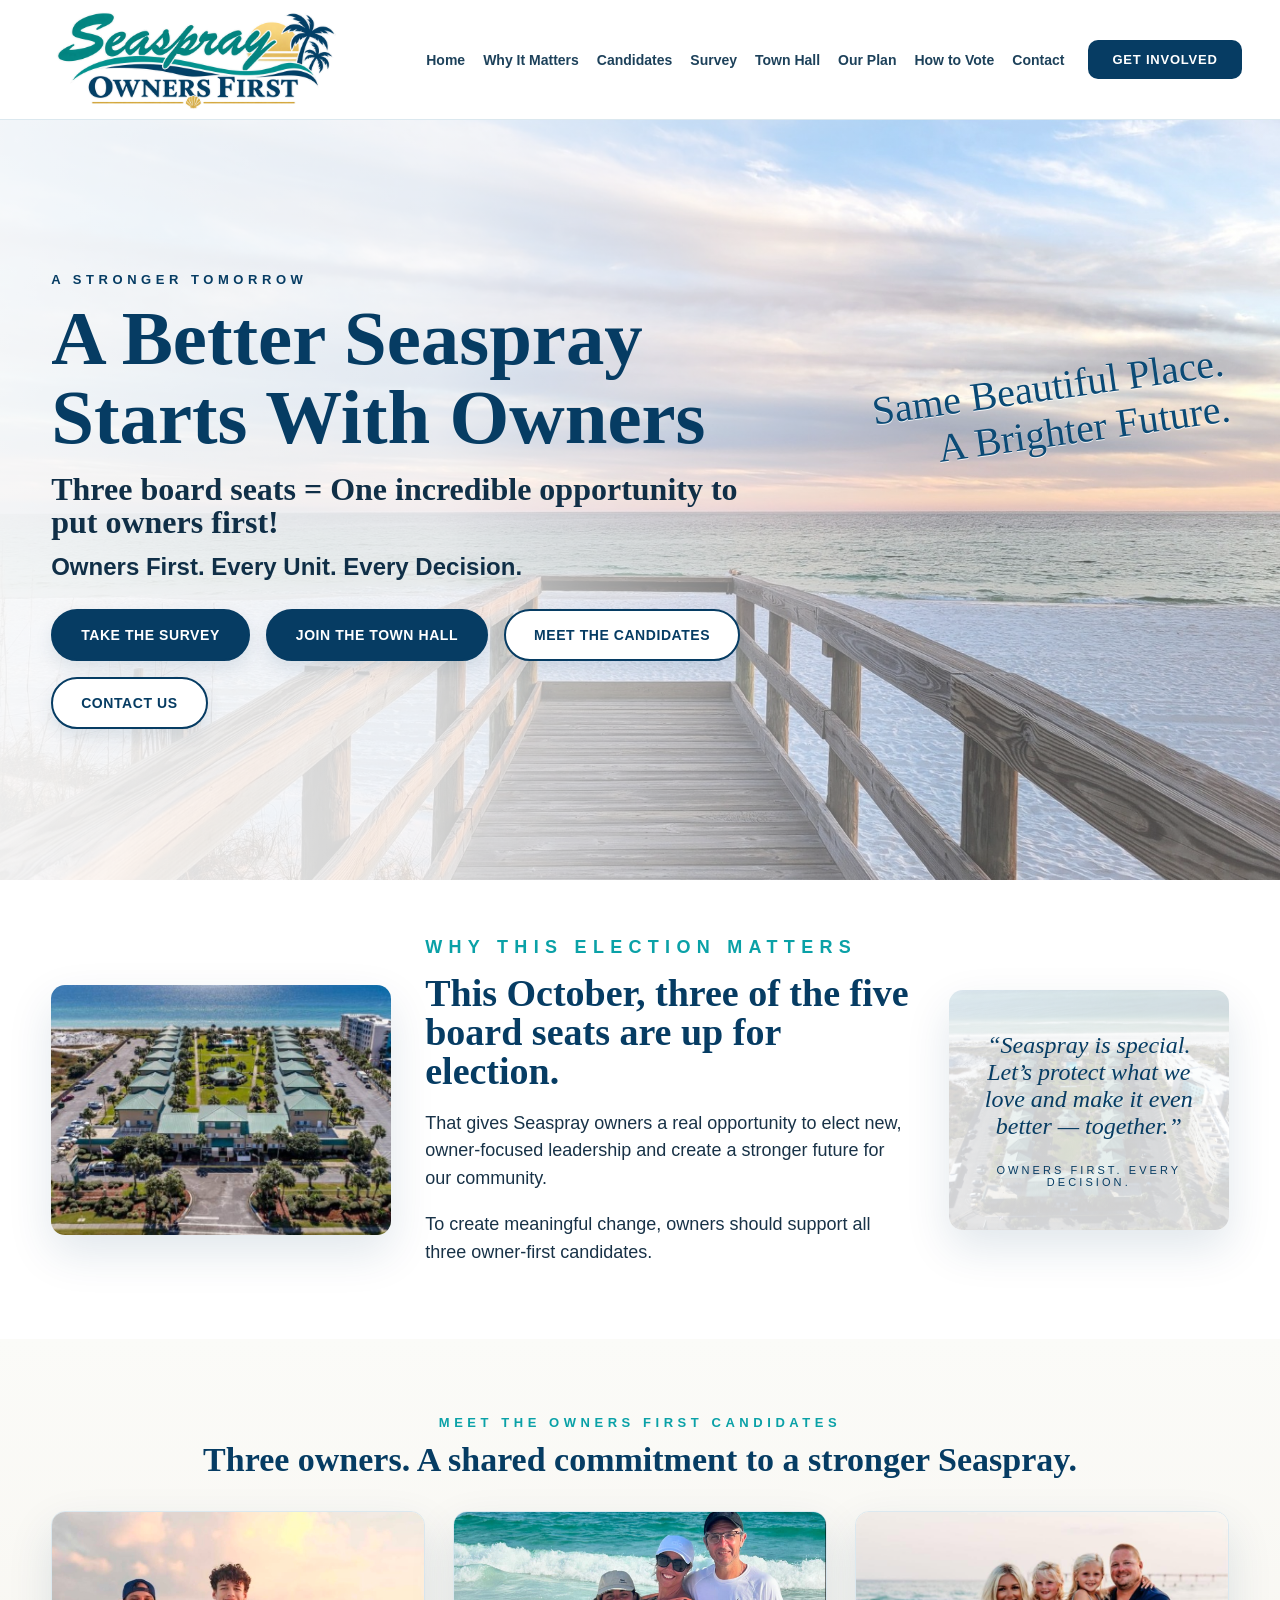
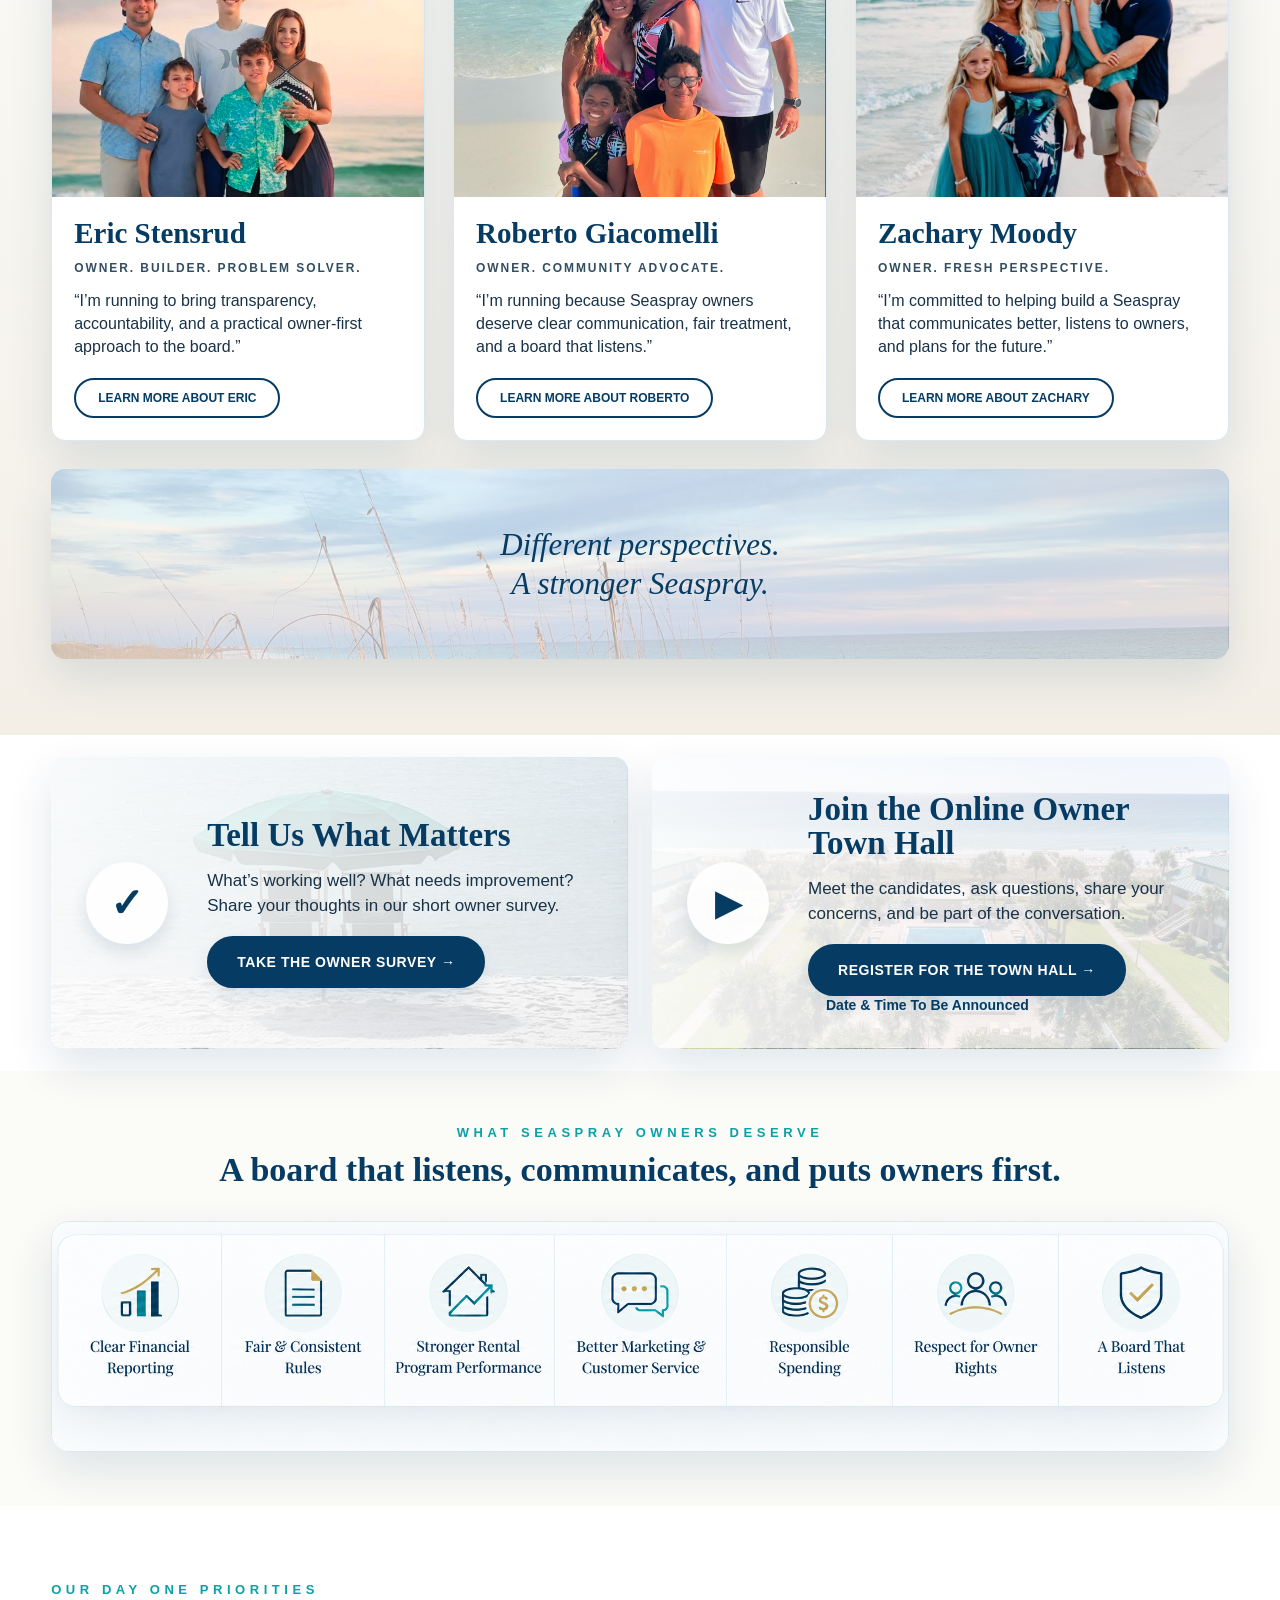
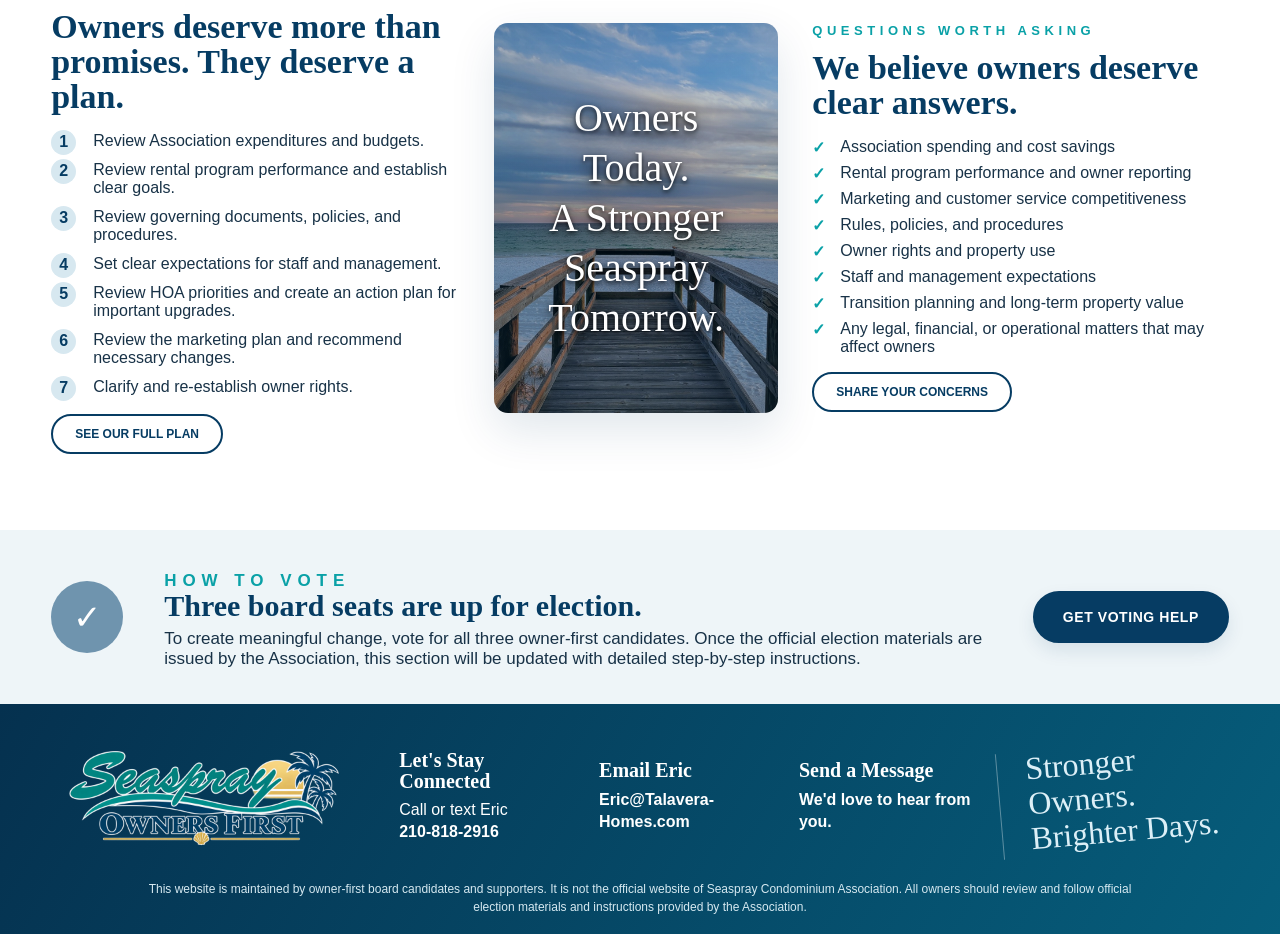
<file: index.backup.html>
<!DOCTYPE html>
<html lang="en">
<head>
  <meta charset="UTF-8" />
  <meta name="viewport" content="width=device-width, initial-scale=1.0" />
  <title>Seaspray Owners First | Board Election</title>
  <meta name="description" content="Seaspray Owners First candidate and supporter website for the upcoming Seaspray Board election." />
  <link rel="stylesheet" href="styles-v8.css" />
</head>
<body>
  <header class="site-header">
    <a class="brand" href="#home"><img src="assets/seaspray-owners-first-logo.png" alt="Seaspray Owners First" /></a>
    <button class="menu-toggle" aria-label="Open menu">☰</button>
    <nav class="nav">
      <a href="#home">Home</a><a href="#why">Why It Matters</a><a href="#candidates">Candidates</a><a href="https://tally.so/r/gDElo1" target="_blank" rel="noopener noreferrer">Survey</a><a href="#townhall">Town Hall</a><a href="#plan">Our Plan</a><a href="#vote">How to Vote</a><a href="#contact">Contact</a>
    </nav>
    <a class="header-cta" href="https://tally.so/r/gDElo1" target="_blank" rel="noopener noreferrer">Get Involved</a>
  </header>

  <main id="home">
    <section class="hero">
      <div class="hero-media-fallback"></div>
<div class="hero-overlay"></div>
      <div class="hero-content container">
        <div class="hero-copy">
          <p class="eyebrow">A Stronger Tomorrow</p>
          <h1>A Better Seaspray Starts With Owners</h1>
          <h2>Three board seats = One incredible opportunity to put owners first!</h2>
          <p class="tagline">Owners First. Every Unit. Every Decision.</p>
          <div class="hero-actions">
            <a class="btn btn-primary" href="https://tally.so/r/gDElo1" target="_blank" rel="noopener noreferrer">Take the Survey</a>
            <a class="btn btn-primary" href="#townhall">Join the Town Hall</a>
            <a class="btn btn-white" href="#candidates">Meet the Candidates</a>
            <a class="btn btn-white" href="#contact">Contact Us</a>
          </div>
        </div>
        <div class="hero-note">Same Beautiful Place.<br/>A Brighter Future.</div>
      </div>
    </section>

    <section id="why" class="election-matters section-tight">
      <div class="container matters-grid no-stats">
        <div class="photo-card"><img src="assets/seaspray-aerial.jpg" alt="Seaspray aerial view" /></div>
        <div>
          <p class="eyebrow teal">Why This Election Matters</p>
          <h2>This October, three of the five board seats are up for election.</h2>
          <p>That gives Seaspray owners a real opportunity to elect new, owner-focused leadership and create a stronger future for our community.</p>
          <p>To create meaningful change, owners should support all three owner-first candidates.</p>
        </div>
        <aside class="quote-card">“Seaspray is special. Let’s protect what we love and make it even better — together.”<span>Owners First. Every Decision.</span></aside>
      </div>
    </section>

    <section id="candidates" class="section candidates">
      <div class="container">
        <div class="section-heading center"><p class="eyebrow teal">Meet the Owners First Candidates</p><h2>Three owners. A shared commitment to a stronger Seaspray.</h2></div>
        <div class="candidate-layout">
          <article class="candidate-card featured"><img class="candidate-photo eric-photo" src="assets/family-photo.jpg" alt="Eric Stensrud and family"/><div class="candidate-body"><h3>Eric Stensrud</h3><p class="role">Owner. Builder. Problem Solver.</p><blockquote>“I’m running to bring transparency, accountability, and a practical owner-first approach to the board.”</blockquote><a class="small-btn" href="#contact">Learn More About Eric</a></div></article>
          <article class="candidate-card"><img class="candidate-photo roberto-photo" src="assets/roberto-family.png" alt="Roberto Giacomelli and family"/><div class="candidate-body"><h3>Roberto Giacomelli</h3><p class="role">Owner. Community Advocate.</p><blockquote>“I’m running because Seaspray owners deserve clear communication, fair treatment, and a board that listens.”</blockquote><a class="small-btn" href="#contact">Learn More About Roberto</a></div></article>
          <article class="candidate-card"><img class="candidate-photo zach-photo" src="assets/zachary-moody-family.png" alt="Zachary Moody and family"/><div class="candidate-body"><h3>Zachary Moody</h3><p class="role">Owner. Fresh Perspective.</p><blockquote>“I’m committed to helping build a Seaspray that communicates better, listens to owners, and plans for the future.”</blockquote><a class="small-btn" href="#contact">Learn More About Zachary</a></div></article>
          <aside class="slate-quote">Different perspectives.<br/>A stronger Seaspray.</aside>
        </div>
      </div>
    </section>

    <section id="survey" class="section-action">
      <div class="container action-grid">
        <div class="action-card survey-card"><div class="action-icon">✓</div><div><h2>Tell Us What Matters</h2><p>What’s working well? What needs improvement? Share your thoughts in our short owner survey.</p><a class="btn btn-primary" href="https://tally.so/r/gDElo1" target="_blank" rel="noopener noreferrer">Take the Owner Survey →</a></div></div>
        <div id="townhall" class="action-card townhall-card"><div class="action-icon play">▶</div><div><h2>Join the Online Owner Town Hall</h2><p>Meet the candidates, ask questions, share your concerns, and be part of the conversation.</p><a class="btn btn-primary" href="YOUR_TOWNHALL_REGISTRATION_LINK_HERE" target="_blank" rel="noopener">Register for the Town Hall →</a><div class="date-note">Date & Time To Be Announced</div></div></div>
      </div>
    </section>

    <section class="deserve section-tight">
      <div class="container">
        <div class="section-heading center">
          <p class="eyebrow teal">What Seaspray Owners Deserve</p>
          <h2>A board that listens, communicates, and puts owners first.</h2>
        </div>
        <div class="deserve-graphic-card">
          <img src="assets/owners-deserve-pillars-cropped.png" alt="Professional graphic showing seven things Seaspray owners deserve: clear financial reporting, fair and consistent rules, stronger rental program performance, better marketing and customer service, responsible spending, respect for owner rights, and a board that listens." />
        </div>
      </div>
    </section>

    <section id="plan" class="section plan-section">
      <div class="container plan-grid">
        <div><p class="eyebrow teal">Our Day One Priorities</p><h2>Owners deserve more than promises. They deserve a plan.</h2><ol class="priority-list"><li>Review Association expenditures and budgets.</li><li>Review rental program performance and establish clear goals.</li><li>Review governing documents, policies, and procedures.</li><li>Set clear expectations for staff and management.</li><li>Review HOA priorities and create an action plan for important upgrades.</li><li>Review the marketing plan and recommend necessary changes.</li><li>Clarify and re-establish owner rights.</li></ol><a class="small-btn" href="#contact">See Our Full Plan</a></div>
        <div class="message-photo"><span>Owners Today.<br/>A Stronger Seaspray Tomorrow.</span></div>
        <div><p class="eyebrow teal">Questions Worth Asking</p><h2>We believe owners deserve clear answers.</h2><ul class="check-list"><li>Association spending and cost savings</li><li>Rental program performance and owner reporting</li><li>Marketing and customer service competitiveness</li><li>Rules, policies, and procedures</li><li>Owner rights and property use</li><li>Staff and management expectations</li><li>Transition planning and long-term property value</li><li>Any legal, financial, or operational matters that may affect owners</li></ul><a class="small-btn" href="https://tally.so/r/gDElo1" target="_blank" rel="noopener noreferrer">Share Your Concerns</a></div>
      </div>
    </section>

    <section id="vote" class="vote-strip">
      <div class="container vote-grid"><div class="vote-icon">✓</div><div><p class="eyebrow teal">How to Vote</p><h2>Three board seats are up for election.</h2><p>To create meaningful change, vote for all three owner-first candidates. Once the official election materials are issued by the Association, this section will be updated with detailed step-by-step instructions.</p></div><a class="btn btn-primary" href="#contact">Get Voting Help</a></div>
    </section>

    <section id="contact" class="footer-cta">
      <div class="container contact-grid"><img src="assets/seaspray-owners-first-logo.png" alt="Seaspray Owners First"/><div><h3>Let's Stay Connected</h3><p>Call or text Eric<br/><a href="tel:2108182916">210-818-2916</a></p></div><div><h3>Email Eric</h3><p><a href="mailto:Eric@Talavera-Homes.com">Eric@Talavera-Homes.com</a></p></div><div><h3>Send a Message</h3><p><a href="mailto:Eric@Talavera-Homes.com?subject=Seaspray%20Owners%20First">We'd love to hear from you.</a></p></div><div class="footer-script">Stronger Owners.<br/>Brighter Days.</div></div>
      <p class="disclaimer">This website is maintained by owner-first board candidates and supporters. It is not the official website of Seaspray Condominium Association. All owners should review and follow official election materials and instructions provided by the Association.</p>
    </section>
  </main>
  <script src="script-v8.js"></script>
</body>
</html>
</file>
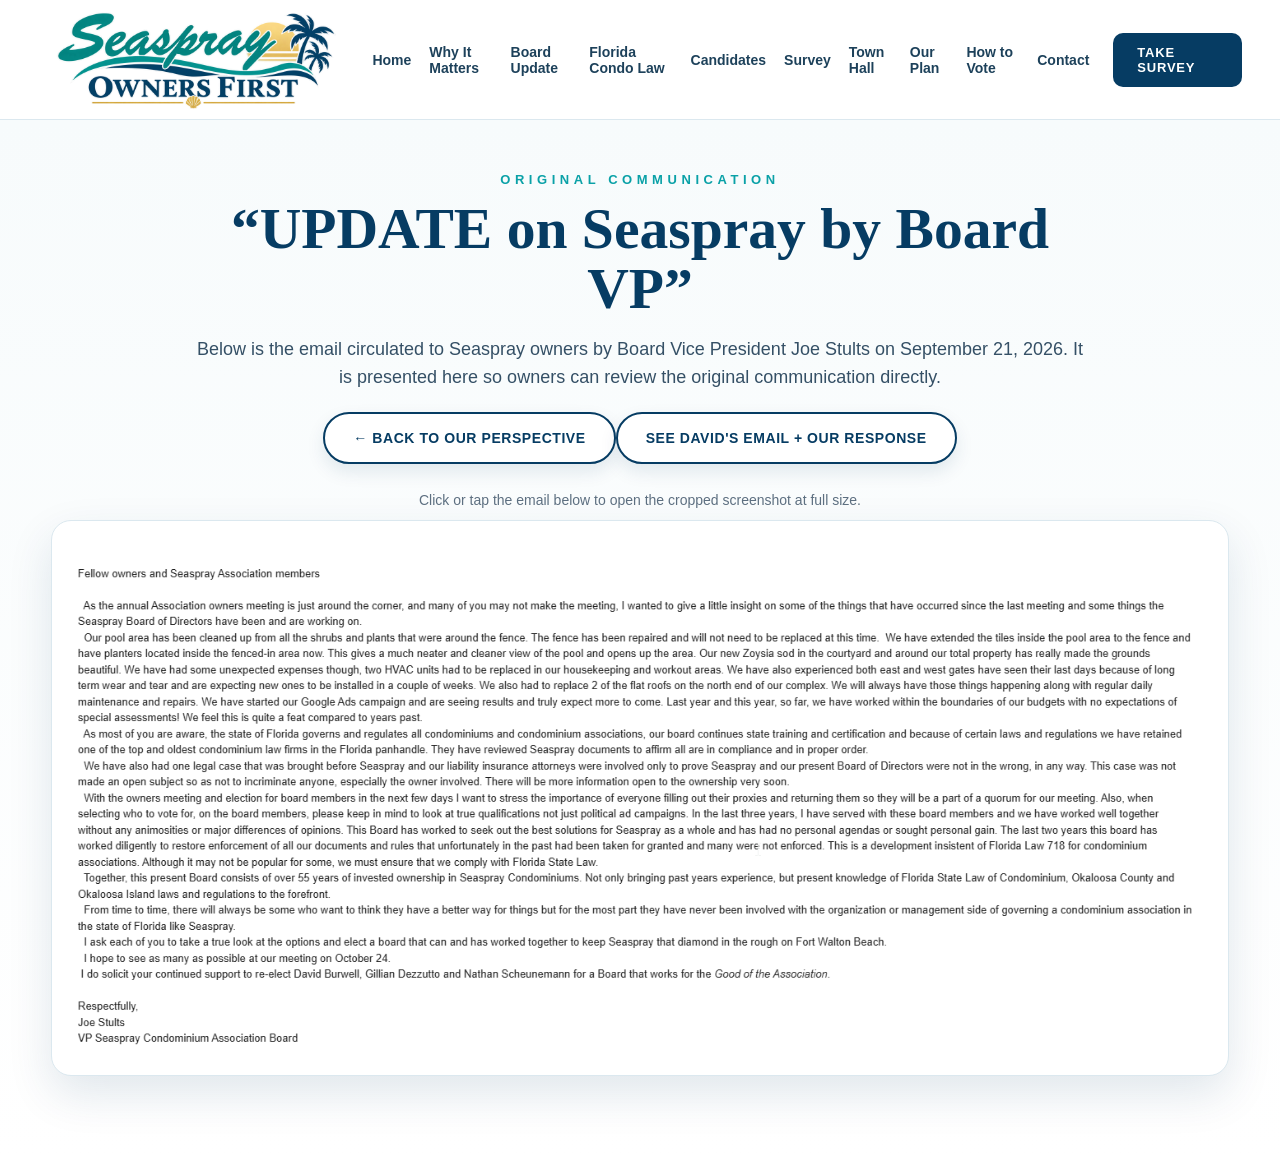
<file: joe-board-email.html>
<!DOCTYPE html>
<html lang="en">
<head>
  <!-- Google tag (gtag.js) -->
  <script async src="https://www.googletagmanager.com/gtag/js?id=G-ZNEZER2F2J"></script>
  <script>
    window.dataLayer = window.dataLayer || [];
    function gtag(){dataLayer.push(arguments);}
    gtag('js', new Date());
    gtag('config', 'G-ZNEZER2F2J');
  </script>
  <meta charset="UTF-8" />
  <meta name="viewport" content="width=device-width, initial-scale=1.0" />
  <title>Board VP Email | Seaspray Owners First</title>
  <meta name="description" content="The September 21, 2026 email from Seaspray Board Vice President Joe Stults." />
  <link rel="stylesheet" href="styles-v9.css?v=68" />
</head>
<body class="joe-email-page">
  <header class="site-header">
    <a class="brand" href="index.html#home"><img src="assets/seaspray-owners-first-logo.png" alt="Seaspray Owners First" /></a>
    <button class="menu-toggle" aria-label="Open menu">☰</button>
    <nav class="nav">
      <a href="index.html#home">Home</a><a href="index.html#why">Why It Matters</a><a href="index.html#board-update">Board Update</a><a href="florida-condo-law.html">Florida Condo Law</a><a href="index.html#candidates">Candidates</a><a href="https://tally.so/r/gDElo1" target="_blank" rel="noopener noreferrer">Survey</a><a href="index.html#townhall">Town Hall</a><a href="our-plan/index.html">Our Plan</a><a href="index.html#vote">How to Vote</a><a href="index.html#contact">Contact</a>
    </nav>
    <a class="header-cta" href="https://tally.so/r/gDElo1" target="_blank" rel="noopener noreferrer">Take Survey</a>
  </header>
  <main class="joe-email-main">
    <div class="container">
      <div class="joe-email-heading">
        <p class="eyebrow teal">Original Communication</p>
        <h1>“UPDATE on Seaspray by Board VP”</h1>
        <p>Below is the email circulated to Seaspray owners by Board Vice President Joe Stults on September 21, 2026. It is presented here so owners can review the original communication directly.</p>
        <div class="joe-email-actions">
          <a class="btn btn-white" href="board-update.html">← Back to Our Perspective</a>
          <a class="btn btn-white" href="david-burwell-response.html">See David's Email + Our Response</a>
        </div>
      </div>
      <p class="email-fullsize-note">Click or tap the email below to open the cropped screenshot at full size.</p>
      <a class="joe-email-image-card" href="assets/joe-stults-board-vp-update-email.png" target="_blank" rel="noopener">
        <img src="assets/joe-stults-board-vp-update-email.png" alt="Cropped screenshot of the September 21, 2026 email from Seaspray Board Vice President Joe Stults titled UPDATE on Seaspray by Board VP" />
      </a>
    </div>
  </main>
  <script src="script-v8.js?v=68"></script>
</body>
</html>
</file>
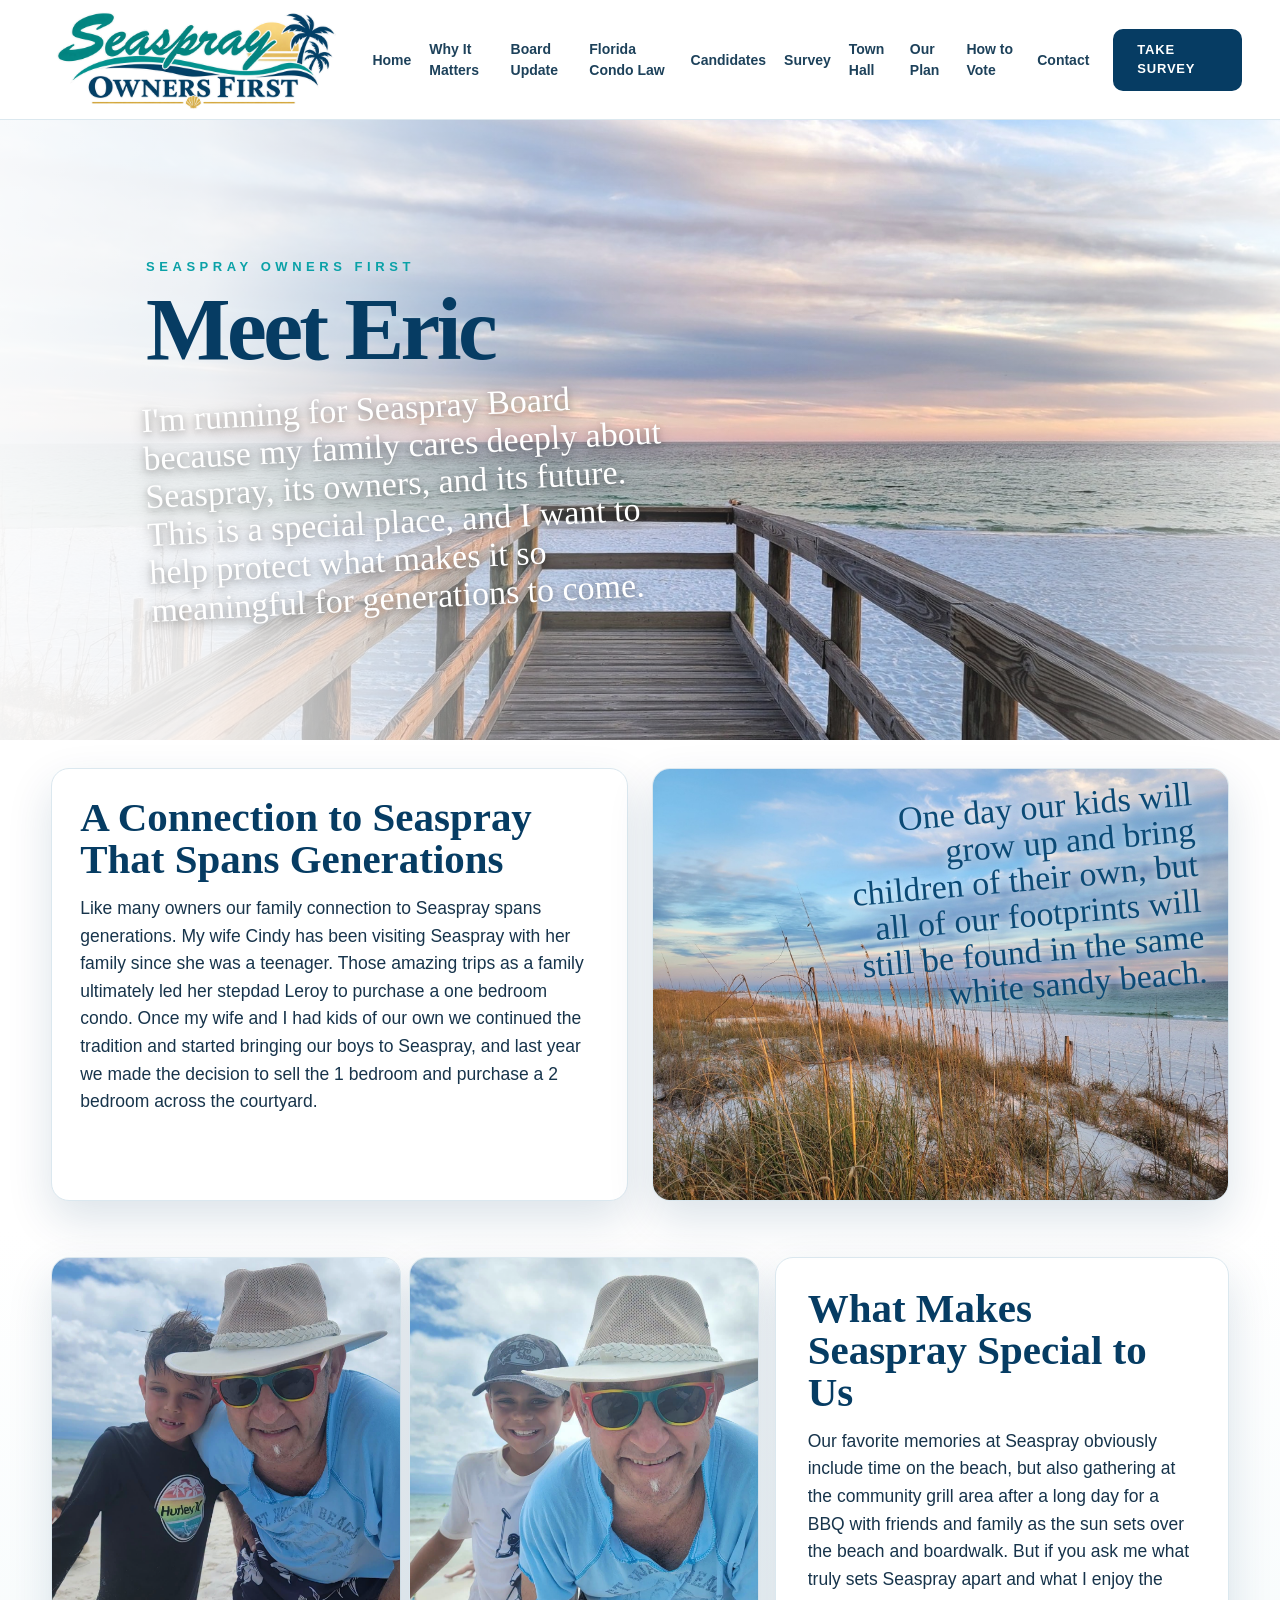
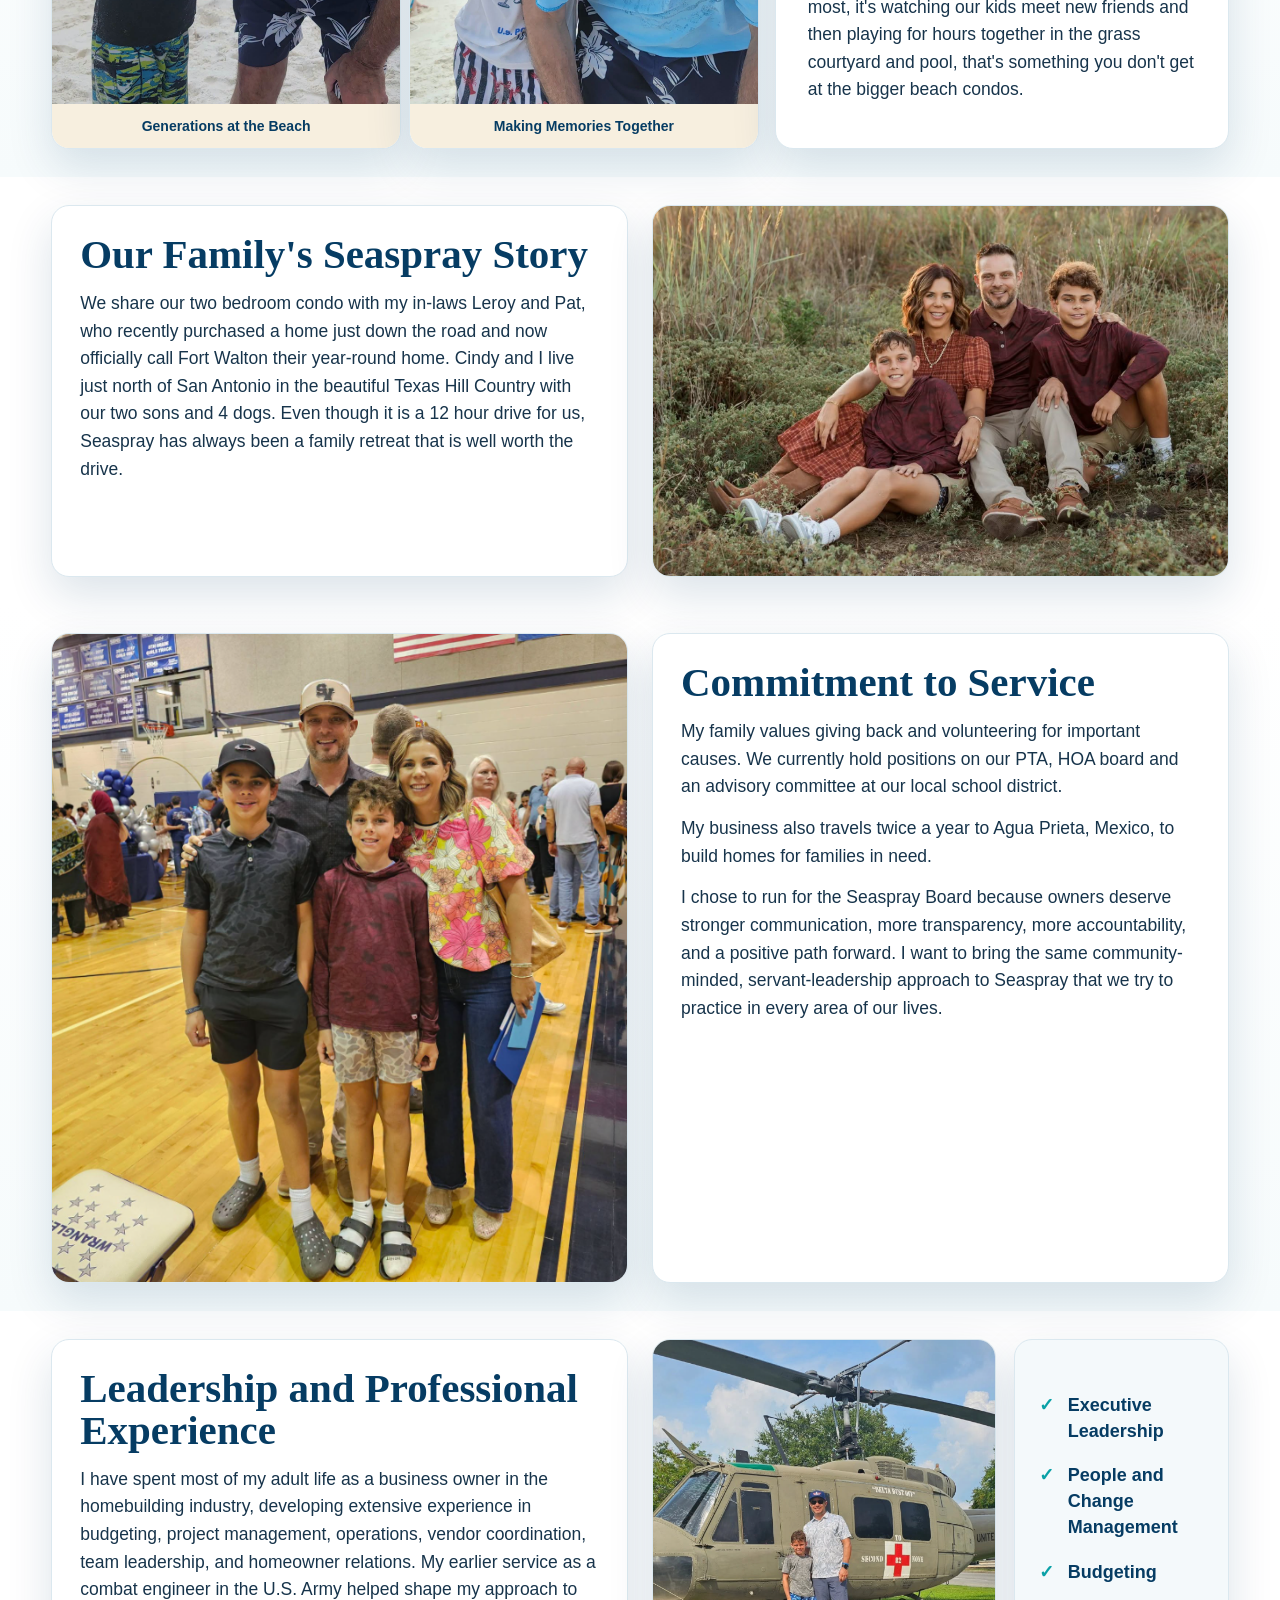
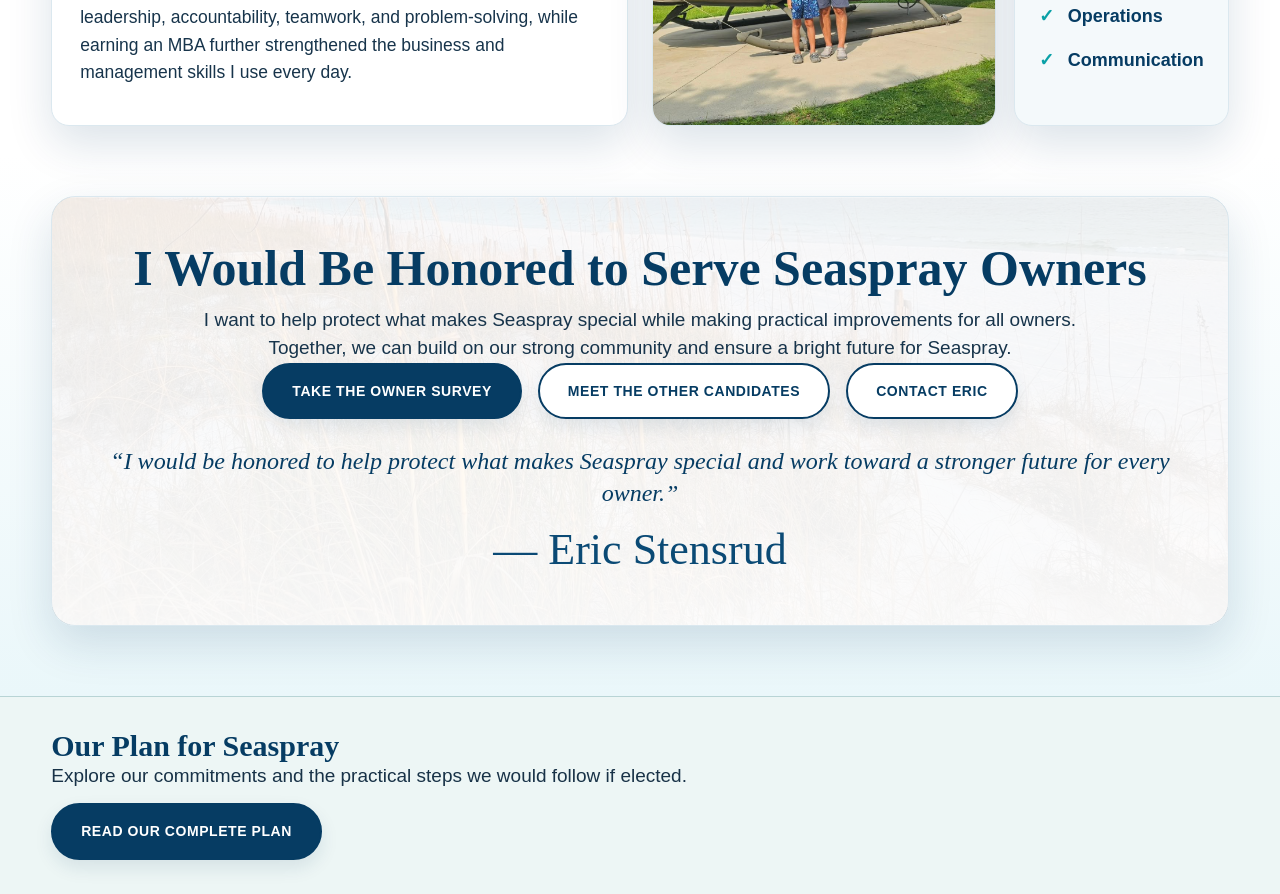
<file: meet-eric.html>
<!DOCTYPE html>
<html lang="en">
<head>
  <!-- Google tag (gtag.js) -->
  <script async src="https://www.googletagmanager.com/gtag/js?id=G-ZNEZER2F2J"></script>
  <script>
    window.dataLayer = window.dataLayer || [];
    function gtag(){dataLayer.push(arguments);}
    gtag('js', new Date());
    gtag('config', 'G-ZNEZER2F2J');
  </script>
  <meta charset="UTF-8" />
  <meta name="viewport" content="width=device-width, initial-scale=1.0" />
  <title>Meet Eric | Seaspray Owners First</title>
  <meta name="description" content="Learn more about Eric Stensrud, his family's connection to Seaspray, his service, and his professional background." />
  <link rel="stylesheet" href="styles-v9.css?v=60" />
  <style>
    :root{--navy:#063c63;--deep:#052d49;--teal:#0aa1a7;--gold:#d5b05c;--sand:#f7efdf;--mist:#ecf5f8;--ink:#183247;--line:#dbe8ef;--shadow:0 18px 45px rgba(6,60,99,.14)}
    body.meet-eric-page{margin:0;color:var(--ink);background:#fff;line-height:1.45}
    .meet-eric-page *{box-sizing:border-box}
    .meet-eric-page .container{width:min(1180px,92vw);margin:0 auto}
    .meet-eric-page h1,.meet-eric-page h2,.meet-eric-page h3{font-family:Georgia,'Times New Roman',serif;color:var(--navy);line-height:1.02;margin:0}
    .meet-eric-page p{margin:0 0 14px}

    /* HERO: same working model as the home page — one background, one overlay, one content layer. */
    .meet-eric-hero{position:relative;min-height:620px;display:flex;align-items:center;overflow:hidden}
    .meet-eric-hero .hero-media-fallback,.meet-eric-hero .hero-overlay{position:absolute;inset:0}
    .meet-eric-hero .hero-media-fallback{background-image:url('assets/hero-main.jpg');background-size:cover;background-position:center center;z-index:1}
    .meet-eric-hero .hero-overlay{z-index:2;background:linear-gradient(90deg,rgba(255,255,255,.95) 0%,rgba(255,255,255,.88) 16%,rgba(255,255,255,.66) 28%,rgba(255,255,255,.28) 42%,rgba(255,255,255,.08) 58%,rgba(255,255,255,.06) 72%,rgba(255,255,255,.16) 84%,rgba(255,255,255,.36) 92%,rgba(255,255,255,.55) 100%)}
    .meet-eric-hero .hero-content{display:block;position:relative;z-index:3;width:min(1180px,92vw);margin:0 auto;padding:0 18px}
    .meet-eric-hero .hero-copy{max-width:620px;padding-top:14px;padding-left:clamp(36px,6vw,92px)}
    .meet-eric-hero .eyebrow{text-transform:uppercase;letter-spacing:.35em;font-size:13px;font-weight:850;color:var(--teal);margin:0 0 12px}
    .meet-eric-hero h1{font-size:clamp(78px,7vw,118px);line-height:.9;max-width:none;margin:0 0 18px;letter-spacing:-.04em;white-space:nowrap}
    .meet-eric-hero .intro{max-width:560px;font-family:'Brush Script MT','Segoe Script',cursive;font-size:34px;line-height:1.12;color:#ffffff;font-weight:400;letter-spacing:0;margin:0;text-shadow:0 4px 14px rgba(0,0,0,.34),0 2px 6px rgba(0,0,0,.22);transform:rotate(-3deg)}
    .meet-eric-hero .hero-tagline{display:none}
    .meet-eric-hero .hero-note{display:none}
    /* CONTENT BELOW HERO */
    .eric-section{padding:28px 0;background:#fff}.eric-section.alt{background:linear-gradient(180deg,#fff,#f6fbfc)}
    .story-grid{display:grid;grid-template-columns:1fr 1fr;gap:24px;align-items:stretch}.story-grid.thirds{grid-template-columns:minmax(0,1.34fr) minmax(390px,.86fr);gap:16px;align-items:stretch}
    .story-copy{padding:28px 28px 24px;background:#fff;border:1px solid var(--line);border-radius:18px;box-shadow:var(--shadow)}
    .story-copy h2{font-size:clamp(30px,3.2vw,44px);margin-bottom:14px}.story-copy p{font-family:'Aptos','Avenir Next','Segoe UI',Arial,sans-serif;font-size:17.5px;line-height:1.58;color:#17344b}
    .wide-photo,.photo-frame,.caption-photo,.quote-photo{border-radius:18px;overflow:hidden;box-shadow:var(--shadow);border:1px solid var(--line);background:#fff}.wide-photo img,.photo-frame img,.caption-photo img,.quote-photo img{width:100%;height:100%;display:block;object-fit:cover}
    .quote-photo{position:relative;min-height:320px}.quote-photo img{min-height:320px;object-position:center center}.quote-photo .photo-script{position:absolute;right:28px;top:22px;max-width:350px;font-family:'Brush Script MT','Segoe Script',cursive;font-size:34px;line-height:1.05;text-align:right;color:#0b4a75;text-shadow:0 2px 10px rgba(255,255,255,.95);transform:rotate(-5deg)}
    .photo-pair{display:grid;grid-template-columns:minmax(0,1fr) minmax(0,1fr);gap:8px;width:100%;height:100%;min-height:100%;align-self:stretch;align-items:stretch}.caption-photo{display:grid;grid-template-rows:minmax(0,1fr) auto;width:100%;height:100%;min-height:100%;min-width:0;margin:0;align-self:stretch;overflow:hidden}.caption-photo img{width:100%;height:100%;min-height:0;display:block;object-fit:cover;object-position:center center}.caption-photo span{min-height:44px;display:flex;align-items:center;justify-content:center;background:var(--sand);padding:6px 8px;text-align:center;color:var(--navy);font-weight:900;font-size:14px;line-height:1.08}
    .more-beach-copy{padding:30px 32px;height:100%;min-height:100%;align-self:stretch;display:flex;flex-direction:column;justify-content:center;margin:0}.family-photo{min-height:335px}.family-photo img{object-position:center center}.service-photo{min-height:360px}.service-photo img{object-position:center center}
    @media(min-width:981px){.story-grid.thirds{grid-auto-rows:1fr}.story-grid.thirds>.photo-pair,.story-grid.thirds>.more-beach-copy{height:100%;min-height:100%}.story-grid.thirds .caption-photo{height:100%}}
    .experience-wrap{display:grid;grid-template-columns:1.25fr .75fr;gap:18px;align-items:stretch}.helicopter-photo{min-height:330px}.skills-card{list-style:none;margin:0;padding:30px 24px;background:#f4f9fb;border:1px solid var(--line);border-radius:18px;box-shadow:var(--shadow);display:flex;flex-direction:column;justify-content:center;gap:18px}.skills-card li{font-size:18px;font-weight:850;color:var(--navy);position:relative;padding-left:29px}.skills-card li:before{content:"✓";position:absolute;left:0;color:var(--teal);font-weight:900}
    .eric-cta{padding:42px 0 70px;background:linear-gradient(180deg,#fff,#eaf7fa)}.cta-panel{background:linear-gradient(180deg,rgba(255,255,255,.88),rgba(255,255,255,.96)),url('assets/seaspray-dunes.jpg');background-size:cover;background-position:center bottom;border:1px solid var(--line);border-radius:24px;box-shadow:var(--shadow);padding:46px 32px;text-align:center}.cta-panel h2{font-size:clamp(34px,4vw,50px);margin-bottom:12px}.cta-panel p{font-family:'Aptos','Avenir Next','Segoe UI',Arial,sans-serif;font-size:19px;line-height:1.5;max-width:950px;margin:0 auto;color:#17344b}.cta-actions{justify-content:center}.signature{margin-top:26px;font-family:Georgia,serif;font-size:24px;font-style:italic;color:var(--navy);line-height:1.35}.signature span{display:block;margin-top:10px;font-family:'Brush Script MT','Segoe Script',cursive;font-style:normal;font-size:44px;color:#0b4a75}


    @media(max-width:1180px){
      .meet-eric-hero .hero-content{width:min(1140px,94vw)}
      .meet-eric-hero .hero-copy{max-width:560px;padding-left:clamp(24px,5vw,72px)}.meet-eric-hero .intro{max-width:520px;font-size:30px}.meet-eric-hero .hero-tagline{display:none}.meet-eric-hero .hero-note{display:none}
    }
    @media(max-width:980px){
      .meet-eric-hero{min-height:auto;align-items:flex-start;padding:28px 0 34px}
      .meet-eric-hero .hero-media-fallback{background-position:center center}
      .meet-eric-hero .hero-overlay{background:linear-gradient(180deg,rgba(255,255,255,.88) 0%,rgba(255,255,255,.48) 18%,rgba(255,255,255,.14) 38%,rgba(255,255,255,.08) 100%),linear-gradient(90deg,rgba(255,255,255,.90) 0%,rgba(255,255,255,.55) 16%,rgba(255,255,255,.14) 34%,rgba(255,255,255,.10) 100%)}
      .meet-eric-hero .hero-content{width:min(92vw,700px);padding-top:0}
      .meet-eric-hero .hero-copy{max-width:none;padding:20px 18px;border-radius:24px;background:rgba(255,255,255,.20);backdrop-filter:blur(2px);box-shadow:none}
      .meet-eric-hero h1{white-space:normal;font-size:60px;line-height:.92}
      .meet-eric-hero .intro{max-width:none;font-size:24px;line-height:1.14;transform:none}
      .meet-eric-hero .hero-tagline{display:none}
      .meet-eric-hero .hero-note{display:none}
      .story-grid,.story-grid.thirds,.experience-wrap{grid-template-columns:1fr}.photo-pair{height:auto}.caption-photo img{height:auto;flex:0 0 auto}.quote-photo .photo-script{font-size:30px}
    }
    @media(max-width:620px){.meet-eric-hero{min-height:auto;padding:18px 0 26px}.meet-eric-hero h1{font-size:46px}.meet-eric-hero .hero-copy{padding:16px 14px 14px}.meet-eric-hero .intro{font-size:20px;line-height:1.16}.meet-eric-hero .hero-tagline{display:none}.meet-eric-hero .hero-note{display:none}.photo-pair{grid-template-columns:1fr}.cta-actions .btn{width:100%}}
  </style>
</head>
<body class="meet-eric-page">
  <header class="site-header">
    <a class="brand" href="index.html#home"><img src="assets/seaspray-owners-first-logo.png" alt="Seaspray Owners First" /></a>
    <button class="menu-toggle" aria-label="Open menu">☰</button>
    <nav class="nav">
      <a href="index.html#home">Home</a><a href="index.html#why">Why It Matters</a><a href="index.html#board-update">Board Update</a><a href="florida-condo-law.html">Florida Condo Law</a><a href="index.html#candidates">Candidates</a><a href="https://tally.so/r/gDElo1" target="_blank" rel="noopener noreferrer">Survey</a><a href="index.html#townhall">Town Hall</a><a href="our-plan/index.html">Our Plan</a><a href="index.html#vote">How to Vote</a><a href="index.html#contact">Contact</a>
    </nav>
    <a class="header-cta" href="https://tally.so/r/gDElo1" target="_blank" rel="noopener noreferrer">Take Survey</a>
  </header>
  <main>
    <section class="hero meet-eric-hero">
      <div class="hero-media-fallback"></div>
      <div class="hero-overlay"></div>
      <div class="hero-content container">
        <div class="hero-copy">
          <p class="eyebrow">Seaspray Owners First</p>
          <h1>Meet Eric</h1>
          <p class="intro">I'm running for Seaspray Board because my family cares deeply about Seaspray, its owners, and its future. This is a special place, and I want to help protect what makes it so meaningful for generations to come.</p>
        </div>
      </div>
    </section>




    <section class="eric-section">
      <div class="container story-grid">
        <div class="story-copy">
          
          <h2>A Connection to Seaspray That Spans Generations</h2>
          <p>Like many owners our family connection to Seaspray spans generations. My wife Cindy has been visiting Seaspray with her family since she was a teenager. Those amazing trips as a family ultimately led her stepdad Leroy to purchase a one bedroom condo. Once my wife and I had kids of our own we continued the tradition and started bringing our boys to Seaspray, and last year we made the decision to sell the 1 bedroom and purchase a 2 bedroom across the courtyard.</p>
        </div>
        <div class="quote-photo">
          <img src="assets/seaspray-dunes.jpg" alt="Sea oats and white sandy beach at Seaspray" />
          <div class="photo-script">One day our kids will grow up and bring children of their own, but all of our footprints will still be found in the same white sandy beach.</div>
        </div>
      </div>
    </section>

    <section class="eric-section alt">
      <div class="container story-grid thirds">
        <div class="photo-pair">
          <figure class="caption-photo">
            <img src="assets/leroy-preston.png" alt="Leroy with one of Eric's sons at the beach" />
            <span>Generations at the Beach</span>
          </figure>
          <figure class="caption-photo">
            <img src="assets/leroy-sheldon.png" alt="Leroy with Eric's other son at the beach" />
            <span>Making Memories Together</span>
          </figure>
        </div>
        <div class="story-copy more-beach-copy">
          
          <h2>What Makes Seaspray Special to Us</h2>
          <p>Our favorite memories at Seaspray obviously include time on the beach, but also gathering at the community grill area after a long day for a BBQ with friends and family as the sun sets over the beach and boardwalk. But if you ask me what truly sets Seaspray apart and what I enjoy the most, it's watching our kids meet new friends and then playing for hours together in the grass courtyard and pool, that's something you don't get at the bigger beach condos.</p>
        </div>
      </div>
    </section>

    <section class="eric-section">
      <div class="container story-grid align-center">
        <div class="story-copy">
          
          <h2>Our Family's Seaspray Story</h2>
          <p>We share our two bedroom condo with my in-laws Leroy and Pat, who recently purchased a home just down the road and now officially call Fort Walton their year-round home. Cindy and I live just north of San Antonio in the beautiful Texas Hill Country with our two sons and 4 dogs. Even though it is a 12 hour drive for us, Seaspray has always been a family retreat that is well worth the drive.</p>
        </div>
        <div class="photo-frame family-photo">
          <img src="assets/eric-family-field.png" alt="Eric, Cindy, Preston, and Sheldon sitting together outdoors" />
        </div>
      </div>
    </section>

    <section class="eric-section alt">
      <div class="container story-grid align-center">
        <div class="photo-frame service-photo">
          <img src="assets/eric-service-family.png" alt="Eric, Cindy, and their sons at a school event" />
        </div>
        <div class="story-copy">
          
          <h2>Commitment to Service</h2>
          <p>My family values giving back and volunteering for important causes. We currently hold positions on our PTA, HOA board and an advisory committee at our local school district.</p>
          <p>My business also travels twice a year to Agua Prieta, Mexico, to build homes for families in need.</p>
          <p>I chose to run for the Seaspray Board because owners deserve stronger communication, more transparency, more accountability, and a positive path forward. I want to bring the same community-minded, servant-leadership approach to Seaspray that we try to practice in every area of our lives.</p>
        </div>
      </div>
    </section>

    <section class="eric-section">
      <div class="container story-grid align-center">
        <div class="story-copy">
          
          <h2>Leadership and Professional Experience</h2>
          <p>I have spent most of my adult life as a business owner in the homebuilding industry, developing extensive experience in budgeting, project management, operations, vendor coordination, team leadership, and homeowner relations. My earlier service as a combat engineer in the U.S. Army helped shape my approach to leadership, accountability, teamwork, and problem-solving, while earning an MBA further strengthened the business and management skills I use every day.</p>
        </div>
        <div class="experience-wrap">
          <div class="photo-frame helicopter-photo">
            <img src="assets/eric-helicopter.png" alt="Eric and his son standing in front of a military helicopter" />
          </div>
          <ul class="skills-card">
            <li>Executive Leadership</li>
            <li>People and Change Management</li>
            <li>Budgeting</li>
            <li>Operations</li>
            <li>Communication</li>
          </ul>
        </div>
      </div>
    </section>

    <section class="eric-cta">
      <div class="container cta-panel">
        <h2>I Would Be Honored to Serve Seaspray Owners</h2>
        <p>I want to help protect what makes Seaspray special while making practical improvements for all owners. Together, we can build on our strong community and ensure a bright future for Seaspray.</p>
        <div class="hero-actions cta-actions">
          <a class="btn btn-primary" href="https://tally.so/r/gDElo1" target="_blank" rel="noopener noreferrer">Take the Owner Survey</a>
          <a class="btn btn-white" href="index.html#candidates">Meet the Other Candidates</a>
          <a class="btn btn-white" href="index.html#contact">Contact Eric</a>
        </div>
        <div class="signature">“I would be honored to help protect what makes Seaspray special and work toward a stronger future for every owner.”<span>— Eric Stensrud</span></div>
      </div>
    </section>
    <section class="plan-link-panel"><div class="container"><h2>Our Plan for Seaspray</h2><p>Explore our commitments and the practical steps we would follow if elected.</p><a class="btn btn-primary" href="our-plan/index.html">Read Our Complete Plan</a></div></section>
</main>
  <script src="script-v8.js?v=60"></script>
</body>
</html>
</file>
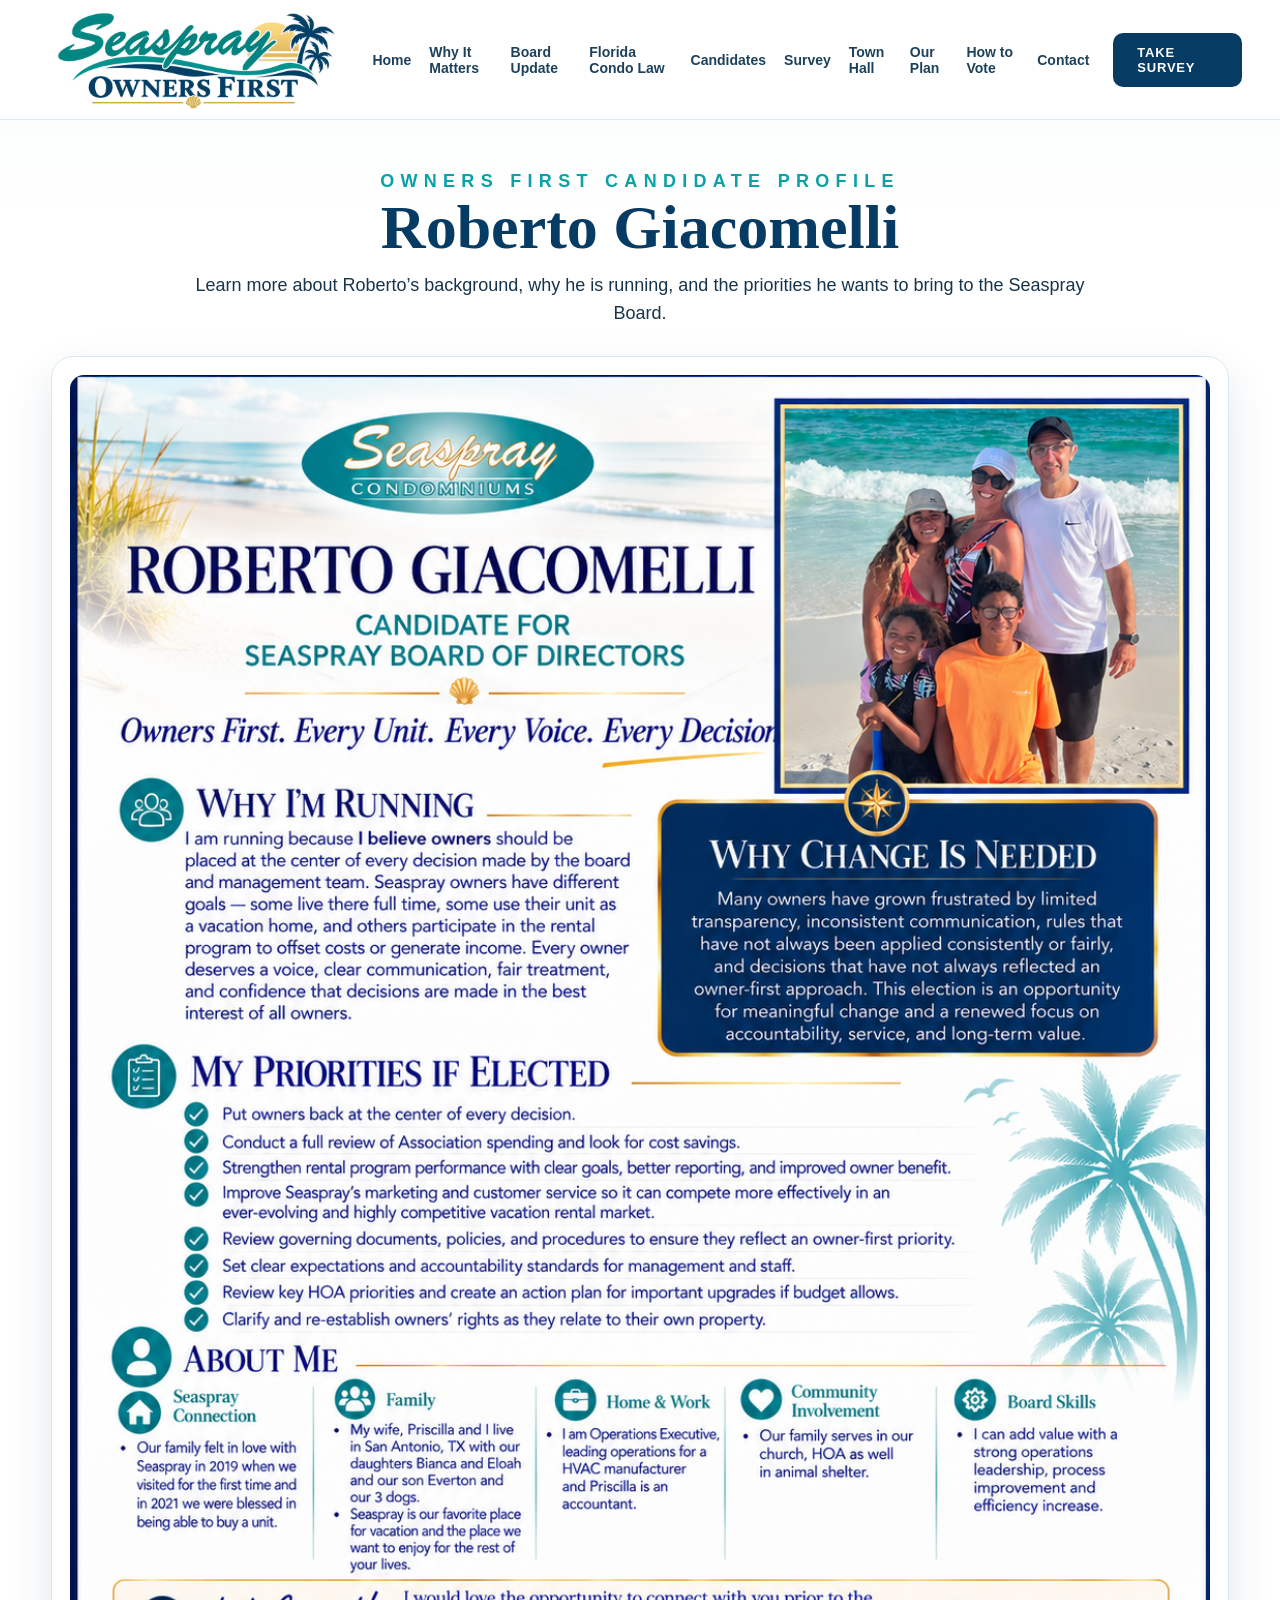
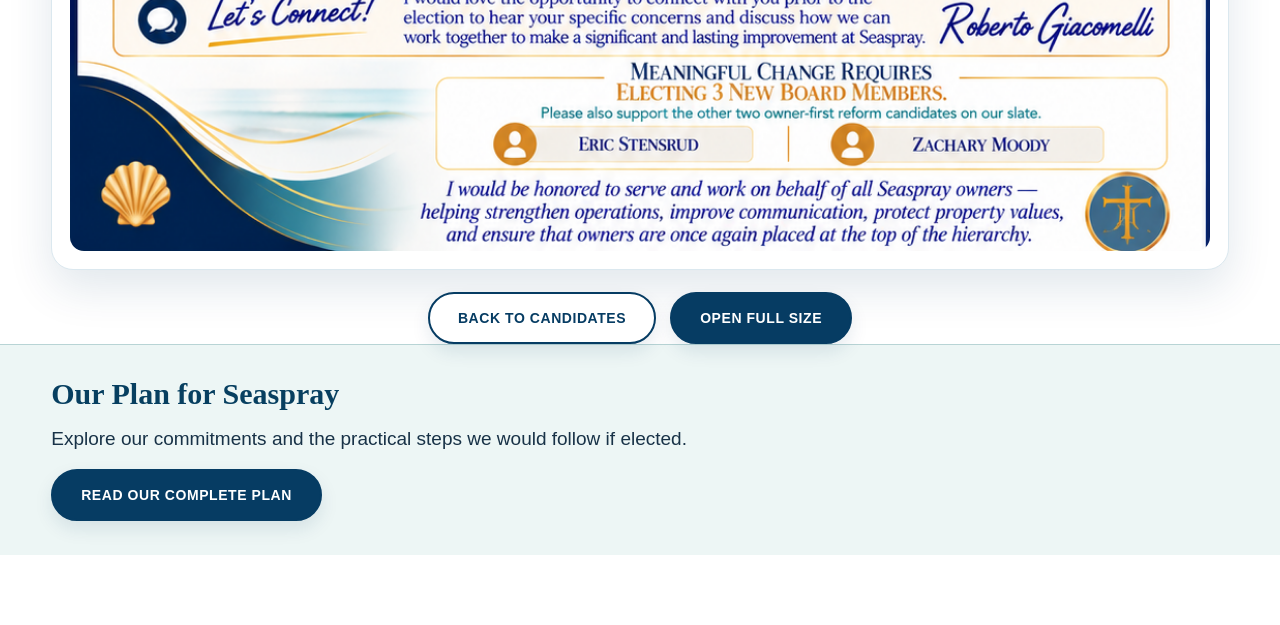
<file: roberto-profile.html>
<!DOCTYPE html>
<html lang="en">
<head>
  <!-- Google tag (gtag.js) -->
  <script async src="https://www.googletagmanager.com/gtag/js?id=G-ZNEZER2F2J"></script>
  <script>
    window.dataLayer = window.dataLayer || [];
    function gtag(){dataLayer.push(arguments);}
    gtag('js', new Date());
    gtag('config', 'G-ZNEZER2F2J');
  </script>
  <meta charset="UTF-8" />
  <meta name="viewport" content="width=device-width, initial-scale=1.0" />
  <title>Roberto Giacomelli | Candidate Profile</title>
  <meta name="description" content="View Roberto Giacomelli's candidate profile for the Seaspray Board election." />
  <link rel="stylesheet" href="styles-v9.css?v=60" />
  <style>
    body.roberto-page{background:linear-gradient(180deg,#f8fbfc 0,#ffffff 220px,#ffffff 100%)}
    .profile-wrap{padding:48px 0 70px}
    .profile-intro{text-align:center;max-width:900px;margin:0 auto 28px}
    .profile-intro .eyebrow{color:#0aa1a7}
    .profile-intro h1{font-size:clamp(38px,5vw,62px);margin-bottom:12px}
    .profile-intro p{font-size:18px;line-height:1.55;margin:0 auto;color:#17344b}
    .profile-card{background:#fff;border:1px solid var(--line);border-radius:22px;box-shadow:var(--shadow);padding:18px}
    .profile-card img{display:block;width:100%;height:auto;border-radius:14px}
    .profile-actions{display:flex;flex-wrap:wrap;gap:14px;justify-content:center;margin-top:22px}
    @media(max-width:640px){.profile-wrap{padding:28px 0 46px}.profile-intro p{font-size:16px}.profile-card{padding:12px}}
  </style>
</head>
<body class="roberto-page">
  <header class="site-header">
    <a class="brand" href="index.html#home"><img src="assets/seaspray-owners-first-logo.png" alt="Seaspray Owners First" /></a>
    <button class="menu-toggle" aria-label="Open menu">☰</button>
    <nav class="nav">
      <a href="index.html#home">Home</a><a href="index.html#why">Why It Matters</a><a href="index.html#board-update">Board Update</a><a href="florida-condo-law.html">Florida Condo Law</a><a href="index.html#candidates">Candidates</a><a href="https://tally.so/r/gDElo1" target="_blank" rel="noopener noreferrer">Survey</a><a href="index.html#townhall">Town Hall</a><a href="our-plan/index.html">Our Plan</a><a href="index.html#vote">How to Vote</a><a href="index.html#contact">Contact</a>
    </nav>
    <a class="header-cta" href="https://tally.so/r/gDElo1" target="_blank" rel="noopener noreferrer">Take Survey</a>
  </header>
  <main class="profile-wrap">
    <div class="container">
      <div class="profile-intro">
        <p class="eyebrow teal">Owners First Candidate Profile</p>
        <h1>Roberto Giacomelli</h1>
        <p>Learn more about Roberto’s background, why he is running, and the priorities he wants to bring to the Seaspray Board.</p>
      </div>
      <div class="profile-card">
        <img src="assets/roberto-candidate-profile.png" alt="Roberto Giacomelli candidate profile flyer" />
      </div>
      <div class="profile-actions">
        <a class="btn btn-white" href="index.html#candidates">Back to Candidates</a>
        <a class="btn btn-primary" href="assets/roberto-candidate-profile.png" target="_blank" rel="noopener">Open Full Size</a>
      </div>
    </div>
  <section class="plan-link-panel"><div class="container"><h2>Our Plan for Seaspray</h2><p>Explore our commitments and the practical steps we would follow if elected.</p><a class="btn btn-primary" href="our-plan/index.html">Read Our Complete Plan</a></div></section>
</main>
  <script src="script-v8.js?v=60"></script>
</body>
</html>
</file>
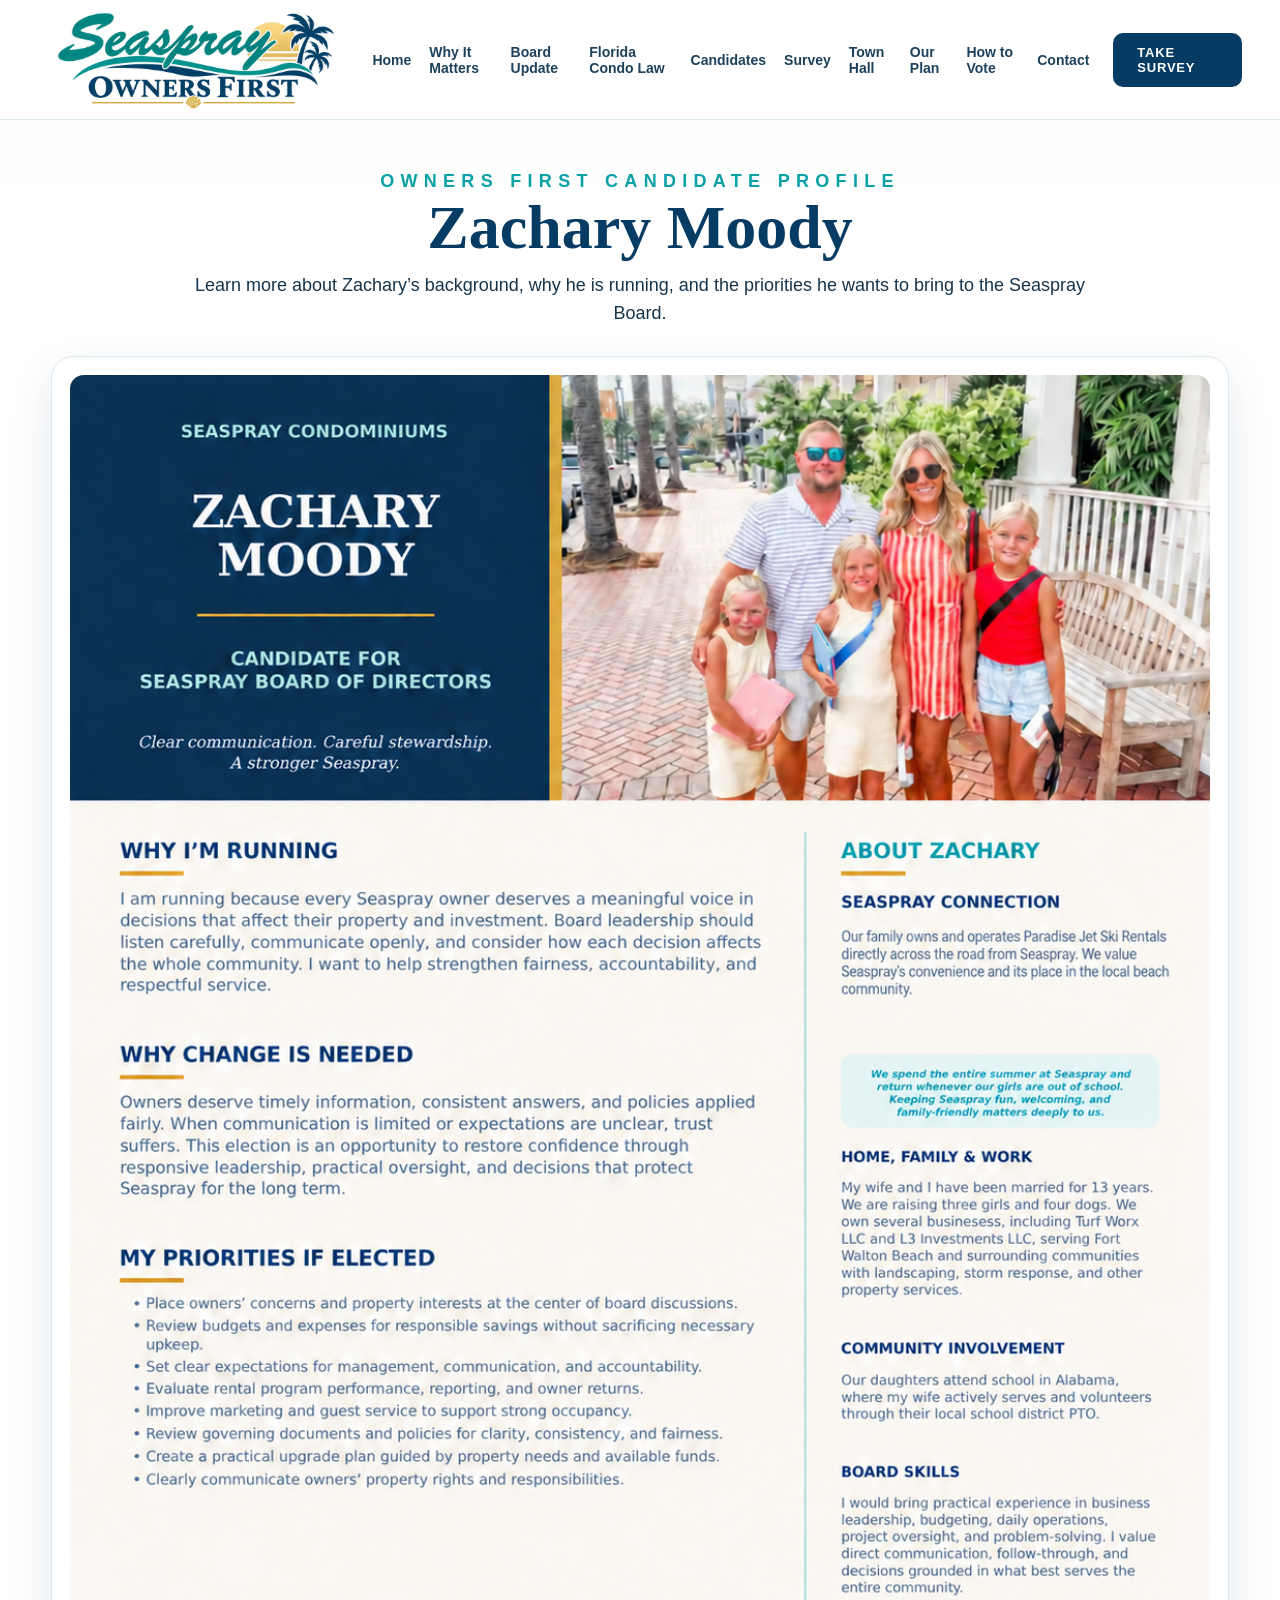
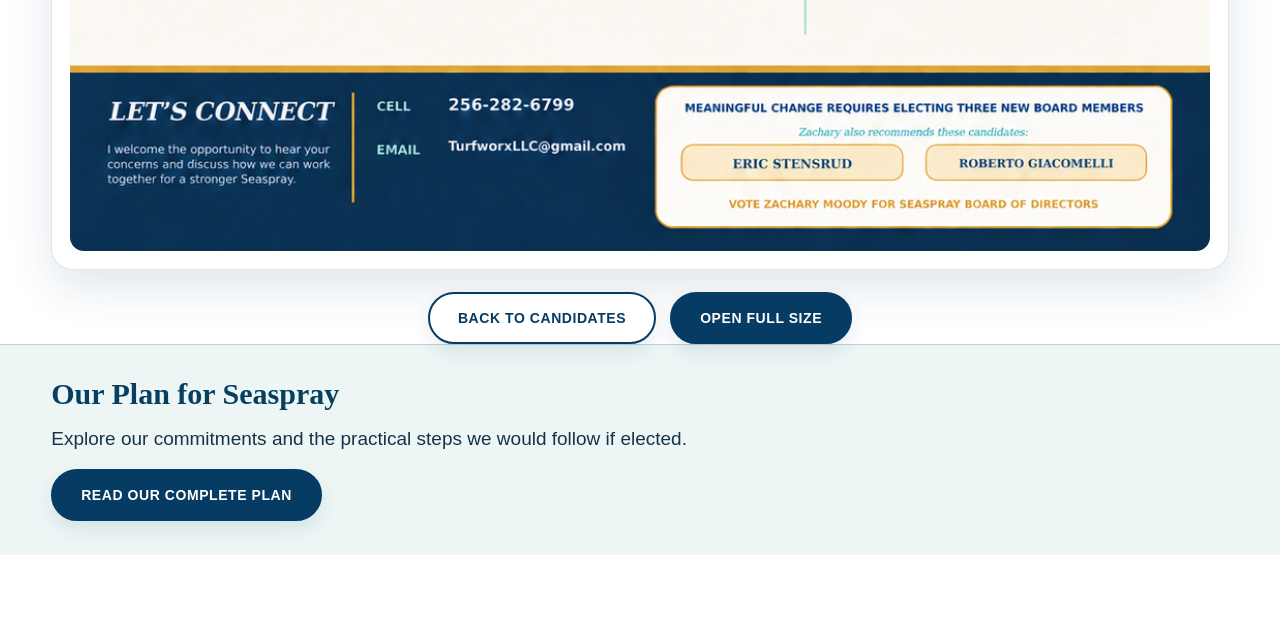
<file: zachary-profile.html>
<!DOCTYPE html>
<html lang="en">
<head>
  <!-- Google tag (gtag.js) -->
  <script async src="https://www.googletagmanager.com/gtag/js?id=G-ZNEZER2F2J"></script>
  <script>
    window.dataLayer = window.dataLayer || [];
    function gtag(){dataLayer.push(arguments);}
    gtag('js', new Date());
    gtag('config', 'G-ZNEZER2F2J');
  </script>
  <meta charset="UTF-8" />
  <meta name="viewport" content="width=device-width, initial-scale=1.0" />
  <title>Zachary Moody | Candidate Profile</title>
  <meta name="description" content="View Zachary Moody's candidate profile for the Seaspray Board election." />
  <link rel="stylesheet" href="styles-v9.css?v=60" />
  <style>
    body.zachary-page{background:linear-gradient(180deg,#f8fbfc 0,#ffffff 220px,#ffffff 100%)}
    .profile-wrap{padding:48px 0 70px}
    .profile-intro{text-align:center;max-width:900px;margin:0 auto 28px}
    .profile-intro .eyebrow{color:#0aa1a7}
    .profile-intro h1{font-size:clamp(38px,5vw,62px);margin-bottom:12px}
    .profile-intro p{font-size:18px;line-height:1.55;margin:0 auto;color:#17344b}
    .profile-card{background:#fff;border:1px solid var(--line);border-radius:22px;box-shadow:var(--shadow);padding:18px}
    .profile-card img{display:block;width:100%;height:auto;border-radius:14px}
    .profile-actions{display:flex;flex-wrap:wrap;gap:14px;justify-content:center;margin-top:22px}
    @media(max-width:640px){.profile-wrap{padding:28px 0 46px}.profile-intro p{font-size:16px}.profile-card{padding:12px}}
  </style>
</head>
<body class="zachary-page">
  <header class="site-header">
    <a class="brand" href="index.html#home"><img src="assets/seaspray-owners-first-logo.png" alt="Seaspray Owners First" /></a>
    <button class="menu-toggle" aria-label="Open menu">☰</button>
    <nav class="nav">
      <a href="index.html#home">Home</a><a href="index.html#why">Why It Matters</a><a href="index.html#board-update">Board Update</a><a href="florida-condo-law.html">Florida Condo Law</a><a href="index.html#candidates">Candidates</a><a href="https://tally.so/r/gDElo1" target="_blank" rel="noopener noreferrer">Survey</a><a href="index.html#townhall">Town Hall</a><a href="our-plan/index.html">Our Plan</a><a href="index.html#vote">How to Vote</a><a href="index.html#contact">Contact</a>
    </nav>
    <a class="header-cta" href="https://tally.so/r/gDElo1" target="_blank" rel="noopener noreferrer">Take Survey</a>
  </header>
  <main class="profile-wrap">
    <div class="container">
      <div class="profile-intro">
        <p class="eyebrow teal">Owners First Candidate Profile</p>
        <h1>Zachary Moody</h1>
        <p>Learn more about Zachary’s background, why he is running, and the priorities he wants to bring to the Seaspray Board.</p>
      </div>
      <div class="profile-card">
        <img src="assets/zachary-candidate-profile.png" alt="Zachary Moody candidate profile flyer" />
      </div>
      <div class="profile-actions">
        <a class="btn btn-white" href="index.html#candidates">Back to Candidates</a>
        <a class="btn btn-primary" href="assets/zachary-candidate-profile.png" target="_blank" rel="noopener">Open Full Size</a>
      </div>
    </div>
  <section class="plan-link-panel"><div class="container"><h2>Our Plan for Seaspray</h2><p>Explore our commitments and the practical steps we would follow if elected.</p><a class="btn btn-primary" href="our-plan/index.html">Read Our Complete Plan</a></div></section>
</main>
  <script src="script-v8.js?v=60"></script>
</body>
</html>
</file>
<file: styles-v9.css>
:root{--navy:#063c63;--deep:#052d49;--teal:#0aa1a7;--gold:#d5b05c;--sand:#f7efdf;--mist:#ecf5f8;--ink:#183247;--muted:#5d6f80;--white:#fff;--line:#dbe8ef;--shadow:0 18px 45px rgba(6,60,99,.12)}*{box-sizing:border-box}html{scroll-behavior:smooth;scroll-padding-top:110px}body{margin:0;font-family:Inter,Arial,sans-serif;color:var(--ink);background:#fff}a{color:inherit}.container{width:min(1180px,92vw);margin:0 auto}.section,.section-tight,.section-action,.vote-strip,.footer-cta,.townhall-banner{scroll-margin-top:110px}
#home{scroll-margin-top:0}
.site-header{position:sticky;top:0;z-index:30;min-height:84px;background:rgba(255,255,255,.93);backdrop-filter:blur(12px);border-bottom:1px solid var(--line);display:flex;align-items:center;padding:8px 3vw;gap:24px}.brand img{width:310px;display:block}.nav{display:flex;gap:18px;margin-left:auto;align-items:center}.nav a{text-decoration:none;font-size:14px;font-weight:650;color:var(--deep);opacity:.9}.nav a:hover{color:var(--teal)}.header-cta{padding:12px 24px;border-radius:10px;background:var(--navy);color:white;text-transform:uppercase;letter-spacing:.06em;font-weight:800;font-size:13px;text-decoration:none}.menu-toggle{display:none;background:var(--navy);color:white;border:0;border-radius:7px;padding:9px 12px}.hero{position:relative;min-height:760px;display:flex;align-items:center;overflow:hidden}.hero-media-fallback,.hero-overlay{position:absolute;inset:0}.hero-media-fallback{background-image:url('assets/hero-main.jpg');background-size:cover;background-position:center}.hero-overlay{z-index:2;background:linear-gradient(90deg,rgba(255,255,255,.92) 0%,rgba(255,255,255,.82) 34%,rgba(255,255,255,.28) 74%)}.hero-content{display:grid;grid-template-columns:1.1fr .7fr;gap:40px;align-items:center;position:relative;z-index:3}.eyebrow{text-transform:uppercase;letter-spacing:.35em;font-size:13px;font-weight:850;color:var(--navy);margin:0 0 12px}.eyebrow.teal{color:var(--teal)}h1,h2,h3{font-family:Georgia,'Times New Roman',serif;color:var(--navy);line-height:1.03;margin:0}.hero h1{font-size:clamp(48px,6vw,82px);max-width:730px}.hero h2{margin-top:16px;font-size:clamp(22px,2.5vw,33px);color:#102f47;max-width:720px}.tagline{font-size:24px;font-weight:800;margin:14px 0 28px;color:#102f47}.hero-actions{display:flex;flex-wrap:wrap;gap:16px}.btn{display:inline-flex;align-items:center;justify-content:center;border-radius:999px;padding:16px 28px;font-size:14px;text-transform:uppercase;letter-spacing:.04em;font-weight:850;text-decoration:none;border:2px solid var(--navy);box-shadow:0 8px 18px rgba(6,60,99,.1)}.btn-primary{background:var(--navy);color:white}.btn-white{background:white;color:var(--navy)}.hero-note{justify-self:end;margin-bottom:180px;transform:rotate(-8deg);font-family:'Brush Script MT','Segoe Script',cursive;font-size:40px;line-height:1.15;color:#0b4a75;text-shadow:0 1px 0 rgba(255,255,255,.8);text-align:right}.section{padding:76px 0}.section-tight{padding:54px 0}.election-matters{background:#fff}.matters-grid{display:grid;grid-template-columns:340px 1fr 280px;gap:34px;align-items:center}.photo-card{border-radius:14px;overflow:hidden;box-shadow:var(--shadow);height:250px;background:#fff}.photo-card img{width:100%;height:100%;display:block;object-fit:cover;object-position:center center}.matters-grid h2{font-size:38px;margin-bottom:10px}.matters-grid p{font-size:18px;line-height:1.55}.quote-card{background-image:linear-gradient(180deg,rgba(255,255,255,.78),rgba(255,255,255,.82)),url('assets/seaspray-aerial-wide.jpg');background-size:cover;background-position:center;border-radius:14px;padding:42px 28px;text-align:center;font-family:Georgia,serif;color:var(--navy);font-size:24px;font-style:italic;box-shadow:var(--shadow)}.quote-card span{display:block;margin-top:24px;font-family:Arial,sans-serif;font-style:normal;font-size:11px;text-transform:uppercase;letter-spacing:.28em}.section-heading.center{text-align:center;margin-bottom:34px}.section-heading h2{font-size:34px}.candidates{background:linear-gradient(180deg,#fbfbf8,#f3efe7)}.candidate-layout{display:grid;grid-template-columns:1fr 1fr 1fr 230px;gap:28px;align-items:stretch}.candidate-card{background:white;border-radius:14px;overflow:hidden;box-shadow:var(--shadow);border:1px solid var(--line);display:flex;flex-direction:column}.candidate-photo{width:100%;height:285px;object-fit:cover;object-position:center 10%;display:block}.eric-photo{object-position:center 6%}.roberto-photo{object-position:center 10%}.zach-photo{object-position:center 10%}.candidate-body{padding:22px}.candidate-body h3{font-size:29px}.role{text-transform:uppercase;letter-spacing:.16em;font-size:12px;font-weight:850;color:#324e60}.candidate-body blockquote{margin:14px 0 20px;font-size:16px;line-height:1.45}.small-btn{display:inline-flex;align-items:center;justify-content:center;border:2px solid var(--navy);border-radius:999px;padding:11px 22px;text-decoration:none;text-transform:uppercase;font-size:12px;font-weight:900;color:var(--navy)}.slate-quote{background-image:linear-gradient(rgba(255,255,255,.54),rgba(255,255,255,.64)),url('assets/seaspray-dunes.jpg');background-size:cover;background-position:center;border-radius:14px;padding:80px 26px;font-family:Georgia,serif;color:var(--navy);font-size:31px;font-style:italic;line-height:1.28;box-shadow:var(--shadow)}.section-action{padding:22px 0;background:white}.action-grid{display:grid;grid-template-columns:1fr 1fr;gap:24px}.action-card{min-height:245px;border-radius:14px;padding:35px;display:grid;grid-template-columns:95px 1fr;gap:26px;align-items:center;box-shadow:var(--shadow);background-size:cover;background-position:center}.survey-card{background-image:linear-gradient(90deg,rgba(255,255,255,.93),rgba(255,255,255,.76)),url('assets/seaspray-chairs.jpg')}.townhall-card{background-image:linear-gradient(90deg,rgba(255,255,255,.93),rgba(255,255,255,.76)),url('assets/seaspray-pool.jpg')}.action-card h2{font-size:33px}.action-card p{font-size:17px;line-height:1.45}.action-icon{width:82px;height:82px;border-radius:50%;background:rgba(255,255,255,.88);display:grid;place-items:center;color:var(--navy);font-size:40px;font-weight:900;box-shadow:0 8px 18px rgba(6,60,99,.12)}.action-icon.play{font-size:34px}.date-note{display:inline-block;margin-left:18px;font-size:14px;font-weight:850;color:var(--navy)}.deserve{background:#fbfbf8}.deserve-row{display:grid;grid-template-columns:repeat(7,1fr);background:white;border-radius:14px;box-shadow:var(--shadow);border:1px solid var(--line);overflow:hidden}.deserve-row div{min-height:124px;display:flex;flex-direction:column;align-items:center;justify-content:center;text-align:center;padding:16px;border-right:1px solid var(--line)}.deserve-row div:last-child{border-right:0}.deserve-row strong{display:block;font-size:14px;font-weight:800;color:var(--navy);line-height:1.2}.line-icon{position:relative;width:42px;height:42px;margin-bottom:10px;display:block}.line-icon:before,.line-icon:after{content:'';position:absolute;display:block}.line-icon.chart:before{left:7px;bottom:8px;width:7px;height:18px;background:var(--teal);box-shadow:12px -8px 0 var(--navy),24px -16px 0 var(--gold)}.line-icon.chart:after{left:4px;bottom:5px;width:34px;height:3px;background:var(--navy)}.line-icon.document:before{inset:5px 9px;border:3px solid var(--navy);border-radius:3px}.line-icon.document:after{left:15px;top:16px;width:15px;height:3px;background:var(--teal);box-shadow:0 8px 0 var(--teal)}.line-icon.home:before{left:8px;top:18px;width:26px;height:19px;border:3px solid var(--navy);border-top:0}.line-icon.home:after{left:7px;top:9px;width:26px;height:26px;border-left:3px solid var(--teal);border-top:3px solid var(--teal);transform:rotate(45deg)}.line-icon.megaphone:before{left:4px;top:15px;width:25px;height:15px;border:3px solid var(--navy);transform:skewY(-15deg)}.line-icon.megaphone:after{right:3px;top:11px;width:4px;height:22px;background:var(--gold);border-radius:3px}.line-icon.savings:before{left:8px;top:9px;width:26px;height:26px;border:3px solid var(--navy);border-radius:50%}.line-icon.savings:after{left:17px;top:7px;content:'$';font-weight:900;color:var(--teal);font-size:25px}.line-icon.owners:before{left:8px;top:9px;width:12px;height:12px;border:3px solid var(--navy);border-radius:50%;box-shadow:17px 0 0 -1px #fff,17px 0 0 2px var(--teal)}.line-icon.owners:after{left:4px;top:26px;width:34px;height:12px;border:3px solid var(--navy);border-radius:20px 20px 4px 4px}.line-icon.shield:before{left:9px;top:4px;width:24px;height:31px;border:3px solid var(--navy);border-radius:6px 6px 14px 14px;transform:perspective(20px) rotateX(6deg)}.line-icon.shield:after{left:18px;top:17px;width:12px;height:7px;border-left:3px solid var(--teal);border-bottom:3px solid var(--teal);transform:rotate(-45deg)}.plan-section{background:white}.plan-grid{display:grid;grid-template-columns:1.08fr .75fr 1.1fr;gap:34px;align-items:center}.plan-grid h2{font-size:34px;margin-bottom:18px}.priority-list{counter-reset:item;list-style:none;padding:0;margin:18px 0}.priority-list li{margin:11px 0;padding-left:42px;position:relative;font-size:16px}.priority-list li:before{counter-increment:item;content:counter(item);position:absolute;left:0;top:-2px;width:25px;height:25px;border-radius:50%;background:#d7e8f0;color:var(--navy);display:grid;place-items:center;font-weight:900}.message-photo{min-height:390px;border-radius:14px;background-image:linear-gradient(rgba(4,42,68,.28),rgba(4,42,68,.38)),url('assets/hero-main.jpg');background-size:cover;background-position:center;display:grid;place-items:center;text-align:center;box-shadow:var(--shadow);padding:25px}.message-photo span{font-family:'Brush Script MT','Segoe Script',cursive;color:#fff;font-size:40px;line-height:1.25;text-shadow:0 4px 18px rgba(0,0,0,.9),0 2px 4px rgba(0,0,0,.75)}.check-list{list-style:none;padding:0;margin:16px 0}.check-list li{margin:8px 0;padding-left:28px;position:relative;font-size:16px}.check-list li:before{content:'✓';position:absolute;left:0;color:var(--teal);font-weight:900}.vote-strip{padding:35px 0;background:#eef5f8}.vote-grid{display:grid;grid-template-columns:88px 1fr auto;gap:25px;align-items:center}.vote-icon{width:72px;height:72px;border-radius:50%;background:#6f94ae;color:white;display:grid;place-items:center;font-size:34px}.vote-grid h2{font-size:30px}.vote-grid p{margin:.4em 0 0;font-size:17px}.footer-cta{padding:40px 0 18px;background:linear-gradient(120deg,#05314f,#065d7b);color:white}.contact-grid{display:grid;grid-template-columns:320px 1fr 1fr 1fr 230px;gap:28px;align-items:center}.contact-grid img{width:300px;display:block}.contact-grid h3{color:white;font-size:20px;margin-bottom:8px}.contact-grid p{margin:0;line-height:1.4}.contact-grid a{color:white;text-decoration:none;font-weight:800}.footer-script{font-family:'Brush Script MT','Segoe Script',cursive;font-size:32px;line-height:1.1;color:#dceff7;border-left:1px solid rgba(255,255,255,.35);padding-left:28px;transform:rotate(-5deg)}.disclaimer{text-align:center;max-width:1000px;margin:30px auto 0;color:#d6e9f1;font-size:12px;line-height:1.5}.nav.open{display:flex}@media(max-width:1360px){.candidate-layout{grid-template-columns:1fr 1fr 1fr}.slate-quote{grid-column:1/-1;min-height:190px;display:flex;align-items:center;justify-content:center;text-align:center;padding:42px 24px;background-position:center 40%}}@media(max-width:1080px){.brand img{width:260px}.candidate-layout{grid-template-columns:1fr 1fr}.candidate-photo{height:320px}.slate-quote{min-height:240px}}@media(max-width:980px){html{scroll-padding-top:140px}.section,.section-tight,.section-action,.vote-strip,.footer-cta{scroll-margin-top:140px}.site-header{height:auto;min-height:74px;flex-wrap:wrap}.brand img{width:230px}.menu-toggle{display:block;margin-left:auto}.nav{display:none;flex-direction:column;width:100%;align-items:flex-start;margin:0;padding:12px 0}.header-cta{display:none}.hero-content,.matters-grid,.candidate-layout,.action-grid,.plan-grid,.vote-grid,.contact-grid{grid-template-columns:1fr}.hero{min-height:760px;background-position:center right}.hero-note{justify-self:start;margin:10px 0 0}.deserve-row{grid-template-columns:repeat(2,1fr)}.candidate-photo{height:360px}.vote-grid .btn{width:max-content}.contact-grid img{max-width:260px}}@media(max-width:560px){.hero h1{font-size:43px}.hero h2{font-size:22px}.tagline{font-size:19px}.hero-actions .btn{width:100%}.matters-grid h2,.section-heading h2,.action-card h2,.plan-grid h2{font-size:30px}.action-card{grid-template-columns:1fr}.deserve-row{grid-template-columns:1fr}.footer-script{border-left:0;padding-left:0}.date-note{margin:14px 0 0;display:block}.candidate-photo{height:320px}.hero-note{font-size:32px}}

/* v8 owners deserve graphic: no outer box, just the professional graphic */
.deserve-graphic-card{background:transparent;border:0;border-radius:0;box-shadow:none;padding:0;overflow:visible}
.deserve-graphic-card img{display:block;width:100%;height:auto;border-radius:18px;box-shadow:var(--shadow);border:1px solid var(--line)}
@media(max-width:700px){.photo-card{height:220px}.deserve-graphic-card img{border-radius:12px}}

/* Embedded owner survey */
.survey-embed-wrap {
  margin-top: 28px;
}

.survey-embed-card {
  background: rgba(255,255,255,.96);
  border-radius: 28px;
  padding: 28px;
  box-shadow: 0 24px 70px rgba(9, 42, 66, .16);
  border: 1px solid rgba(6,60,99,.08);
}

.survey-embed-card iframe {
  width: 100%;
  border: 0;
  border-radius: 18px;
  background: transparent;
  display: block;
}

@media (max-width: 760px) {
  .survey-embed-card {
    padding: 18px;
    border-radius: 22px;
  }
}


/* Meet Eric page */
.meet-eric-page{background:linear-gradient(180deg,#f9fcfd 0,#ffffff 240px,#fff 100%)}
.meet-hero{padding-top:28px}
.meet-hero-grid{display:grid;grid-template-columns:420px 1fr;gap:28px;align-items:stretch}
.meet-hero-copy{padding:24px 0 12px}
.meet-hero-copy h1{font-size:clamp(54px,7vw,92px);line-height:.95;margin-bottom:16px}
.meet-intro{font-size:19px;line-height:1.5;color:var(--ink);max-width:360px}
.script-card{margin-top:24px;font-family:'Brush Script MT','Segoe Script',cursive;color:#184e84;font-size:34px;line-height:1.12;max-width:360px;transform:rotate(-6deg);text-shadow:0 1px 0 rgba(255,255,255,.7)}
.meet-hero-photo-wrap{position:relative;border-radius:18px;overflow:hidden;min-height:420px;box-shadow:var(--shadow)}
.meet-hero-photo{width:100%;height:100%;display:block;object-fit:cover;object-position:center center}
.hero-handwritten{position:absolute;right:26px;top:26px;max-width:240px;text-align:right;font-family:'Brush Script MT','Segoe Script',cursive;font-size:40px;line-height:1.06;color:#184e84;text-shadow:0 2px 10px rgba(255,255,255,.78)}
.story-section{padding-top:18px;padding-bottom:18px}
.story-two-col{display:grid;grid-template-columns:1.02fr .98fr;gap:28px;align-items:stretch}
.align-center{align-items:center}
.card-surface{background:#fff;border:1px solid var(--line);border-radius:18px;box-shadow:var(--shadow);padding:28px}
.card-surface h2{font-size:34px;margin-bottom:14px}
.card-surface p{font-size:20px;line-height:1.55;margin:0 0 14px}
.card-surface p:last-child{margin-bottom:0}
.photo-tall,.photo-frame,.photo-caption-card{border-radius:18px;overflow:hidden;box-shadow:var(--shadow);background:#fff;border:1px solid var(--line)}
.photo-tall{position:relative;min-height:320px}
.photo-tall img,.photo-frame img,.photo-caption-card img{display:block;width:100%;height:100%;object-fit:cover}
.photo-tall img{min-height:320px}
.photo-script{position:absolute;right:24px;top:20px;max-width:330px;font-family:'Brush Script MT','Segoe Script',cursive;font-size:36px;line-height:1.08;text-align:right}
.photo-script-dark{color:#184e84;text-shadow:0 2px 10px rgba(255,255,255,.86)}
.photo-pair-grid{display:grid;grid-template-columns:1fr 1fr;gap:18px}
.photo-caption-card{display:flex;flex-direction:column;min-height:320px}
.photo-caption-card img{height:270px}
.photo-caption-card figcaption{padding:12px 14px;background:#f7f0dc;color:var(--navy);font-weight:800;text-align:center;font-size:18px}
.experience-panel{display:grid;grid-template-columns:1.15fr .85fr;gap:18px;align-items:stretch}
.experience-list{list-style:none;margin:0;padding:24px;background:#f4f9fb;border:1px solid var(--line);border-radius:18px;display:flex;flex-direction:column;justify-content:center;gap:16px;box-shadow:var(--shadow)}
.experience-list li{position:relative;padding-left:24px;font-size:19px;font-weight:700;color:var(--navy);line-height:1.3}
.experience-list li:before{content:'•';position:absolute;left:4px;top:-2px;color:var(--teal);font-size:28px;line-height:1}
.meet-eric-cta{padding-top:34px;padding-bottom:64px}
.cta-panel{background:linear-gradient(180deg,rgba(255,255,255,.88),rgba(255,255,255,.94)),url('assets/seaspray-dunes.jpg');background-size:cover;background-position:center bottom;border:1px solid var(--line);border-radius:24px;box-shadow:var(--shadow);padding:44px 30px;text-align:center}
.cta-panel h2{font-size:42px;margin-bottom:10px}
.cta-panel p{font-size:20px;line-height:1.5;max-width:950px;margin:0 auto 22px}
.closing-script{margin-top:24px;font-family:Georgia,serif;font-style:italic;color:var(--navy);font-size:25px;line-height:1.35}
.closing-script span{display:block;margin-top:10px;font-family:'Brush Script MT','Segoe Script',cursive;font-style:normal;font-size:42px;color:#184e84}
@media(max-width:1120px){.meet-hero-grid,.story-two-col{grid-template-columns:1fr}.meet-hero-copy .meet-intro,.script-card{max-width:none}.hero-handwritten{font-size:34px;max-width:220px}.experience-panel{grid-template-columns:1fr}.photo-pair-grid{grid-template-columns:1fr 1fr}}
@media(max-width:760px){.meet-hero-copy h1{font-size:58px}.meet-intro,.card-surface p,.cta-panel p,.experience-list li{font-size:18px}.card-surface h2{font-size:30px}.hero-handwritten{position:static;max-width:none;text-align:center;background:rgba(255,255,255,.75);padding:12px 18px;margin:0}.photo-script{position:static;max-width:none;text-align:center;background:rgba(255,255,255,.78);padding:18px 16px;font-size:31px}.photo-pair-grid{grid-template-columns:1fr}.photo-caption-card img{height:auto}.cta-panel h2{font-size:34px}.closing-script{font-size:21px}.closing-script span{font-size:36px}}

/* v27: approved home-page hero message only */
.hero .hero-copy h2{font-size:clamp(20px,2.05vw,29px);line-height:1.12;max-width:850px;}
.hero .hero-copy .tagline{font-family:Georgia,'Times New Roman',serif;font-style:italic;color:#0a8f96;font-weight:700;}
@media(max-width:560px){.hero .hero-copy h2{font-size:20px;line-height:1.15}.hero .hero-copy .tagline{font-size:19px}}

/* v28 home hero refinements */
.hero .hero-copy h2 .hero-count{
  color:#0a8f96;
  font-style:italic;
  display:inline;
  vertical-align:baseline;
  position:relative;
  top:0;
  line-height:inherit;
}
.hero .hero-note{
  font-size:54px;
  line-height:1.08;
  max-width:430px;
}
@media(max-width:980px){
  .hero .hero-note{font-size:46px;max-width:420px;}
}
@media(max-width:560px){
  .hero .hero-note{font-size:38px;line-height:1.08;}
}


/* v34 home-page refinements */
@media(min-width:981px){
  .matters-grid.no-stats{
    grid-template-columns:minmax(0,1.45fr) minmax(320px,.55fr);
    gap:42px;
    align-items:stretch;
  }
  .matters-grid.no-stats .matters-copy{
    align-self:center;
    max-width:760px;
  }
  .matters-grid.no-stats .quote-card{
    min-height:300px;
    display:flex;
    flex-direction:column;
    justify-content:center;
    padding:46px 34px;
    font-size:27px;
  }
}
.slate-quote{
  font-size:29px;
  line-height:1.22;
}
.footer-script{
  font-size:31px;
  line-height:1.12;
}


/* v35 footer refinement */
.contact-grid{grid-template-columns:320px minmax(170px,.8fr) minmax(310px,1.45fr) 230px;}
.email-contact{min-width:310px;}
.email-contact p,.email-contact a{white-space:nowrap;}
@media(max-width:980px){.contact-grid{grid-template-columns:1fr}.email-contact{min-width:0}.email-contact p,.email-contact a{white-space:normal}}


/* v50 Board Update campaign page and homepage callouts */
.hero-update-callout{
  justify-self:end;align-self:center;margin-bottom:180px;position:relative;
  width:min(430px,34vw);padding:24px 60px 24px 26px;border-radius:18px;
  background:rgba(247,253,255,.90);border:1px solid rgba(255,255,255,.92);
  box-shadow:0 14px 34px rgba(5,45,73,.20);backdrop-filter:blur(9px);
  text-decoration:none;color:var(--navy);transform:none;transition:transform .18s ease,box-shadow .18s ease;
}
.hero-update-callout:hover{transform:translateY(-3px);box-shadow:0 18px 42px rgba(5,45,73,.24)}
.hero-update-kicker{display:block;text-transform:uppercase;letter-spacing:.22em;font-size:11px;font-weight:850;color:var(--teal);margin-bottom:7px}
.hero-update-callout strong{display:block;font-family:Georgia,'Times New Roman',serif;font-size:clamp(22px,2vw,31px);line-height:1.06;color:var(--navy)}
.hero-update-arrow{position:absolute;right:24px;top:50%;transform:translateY(-50%);font-size:34px;font-weight:800}

.board-update-preview{background:linear-gradient(180deg,#fff,#f7fbfc)}
.board-update-preview-grid{display:grid;grid-template-columns:minmax(300px,.75fr) minmax(0,1.25fr);gap:42px;align-items:center}
.board-update-preview-image{min-height:320px;border-radius:20px;background:linear-gradient(180deg,rgba(255,255,255,.03),rgba(6,60,99,.10)),url('assets/seaspray-dunes.jpg');background-size:cover;background-position:center;box-shadow:var(--shadow);border:1px solid var(--line)}
.board-update-preview-copy h2{font-size:clamp(34px,3.5vw,50px);margin-bottom:16px}
.board-update-preview-copy p{font-size:18px;line-height:1.55;max-width:780px}
.board-update-preview-actions{display:flex;gap:14px;flex-wrap:wrap;margin-top:24px}

/* Board update page */
.board-update-page{background:#fff}
.update-hero{background:linear-gradient(180deg,#f9fcfd,#fff);padding:52px 0 24px}
.update-hero-grid{display:grid;grid-template-columns:minmax(0,1.16fr) minmax(360px,.84fr);gap:34px;align-items:stretch}
.update-hero-copy{padding:18px 0 8px}
.update-hero-copy h1{font-size:clamp(44px,5.2vw,68px);line-height:1.01;max-width:780px;letter-spacing:-.025em}
.gold-rule{width:76px;height:4px;background:#dfa813;border-radius:999px;margin:18px 0 22px}
.update-hero-copy>p:not(.eyebrow){font-family:'Aptos','Avenir Next','Segoe UI',Arial,sans-serif;font-size:17px;line-height:1.67;color:#304b60;max-width:790px}
.update-hero-copy>p a{color:#087f87;font-weight:800;text-decoration:underline;text-underline-offset:3px}
.update-hero-visual{position:relative;min-height:470px;border-radius:24px;overflow:hidden;background:#eaf7fa}
.update-hero-photo{position:absolute;inset:0;background:url('assets/hero-main.jpg') center/cover no-repeat}
.update-hero-visual:after{content:'';position:absolute;inset:0;background:linear-gradient(90deg,rgba(255,255,255,.60) 0%,rgba(255,255,255,.06) 42%,rgba(255,255,255,.02) 100%)}
.full-email-button{position:absolute;z-index:3;right:24px;top:24px;background:rgba(255,255,255,.93);color:var(--navy);text-decoration:none;font-family:Georgia,'Times New Roman',serif;font-weight:700;font-size:20px;padding:15px 20px;border-radius:12px;box-shadow:0 10px 26px rgba(5,45,73,.16);border:1px solid rgba(6,60,99,.10)}
.full-email-button span{font-family:Arial,sans-serif;margin-left:12px}
.update-hero-mantra{position:absolute;z-index:3;right:26px;top:100px;text-align:center;letter-spacing:.28em;line-height:1.7;font-size:12px;font-weight:850;color:var(--navy);text-shadow:0 1px 6px rgba(255,255,255,.95)}
.update-cards-section{padding:24px 0 42px;background:linear-gradient(180deg,#ffffff 0%,#f8fbfc 100%)}
.update-cards{display:grid;grid-template-columns:repeat(3,1fr);gap:22px;align-items:stretch}
.update-card{position:relative;border:1px solid rgba(6,60,99,.11);border-radius:16px;background:rgba(255,255,255,.98);box-shadow:0 18px 42px rgba(6,60,99,.07);padding:30px 30px 28px;display:flex;flex-direction:column;min-height:100%;overflow:hidden}
.update-card:before{content:'';position:absolute;left:0;right:0;top:0;height:4px;background:linear-gradient(90deg,#0a8f96 0%,#d5b05c 100%)}
.update-kicker{margin:0 0 13px!important;font-family:'Avenir Next','Segoe UI',Arial,sans-serif!important;font-size:12px!important;line-height:1.2!important;font-weight:800!important;letter-spacing:.13em;text-transform:uppercase;color:#0a8f96!important}
.update-card h2{font-family:'Avenir Next','Segoe UI',Arial,sans-serif;font-size:clamp(25px,2vw,32px);font-weight:800;letter-spacing:-.025em;line-height:1.08;margin:0 0 18px;color:#063c63}
.update-card p{font-family:'Aptos','Avenir Next','Segoe UI',Arial,sans-serif;font-size:16.5px;line-height:1.62;color:#365166;margin:0 0 17px}
.update-card strong{color:#173f5d;font-weight:800}
.update-card blockquote{margin:auto 0 0;padding:18px 0 0;border:0;border-top:1px solid #dbe8ef;background:transparent;border-radius:0;font-family:'Avenir Next','Segoe UI',Arial,sans-serif;font-size:17px;font-weight:750;font-style:normal;line-height:1.42;color:#0b4a75;text-align:left}
.update-card blockquote:before{content:'→';display:inline-block;margin-right:9px;color:#d5a21b;font-weight:900}

.law-note{font-size:13px!important;margin-top:-2px!important}
.law-note a{color:#087d88;font-weight:750;text-decoration:none}
.better-quote-section{padding:0 0 34px}
.better-quote-panel{min-height:195px;border-radius:20px;border:1px solid #d9e8ee;background:linear-gradient(90deg,rgba(255,255,255,.82),rgba(255,255,255,.93)),url('assets/seaspray-dunes.jpg') center/cover;box-shadow:var(--shadow);display:grid;grid-template-columns:1fr 220px;gap:30px;align-items:center;padding:30px 38px;overflow:hidden}
.better-quote-copy{text-align:center}
.better-quote{font-family:Georgia,'Times New Roman',serif!important;color:var(--navy)!important;font-size:clamp(26px,3vw,42px)!important;font-weight:700;font-style:italic;line-height:1.12!important;margin:0 0 14px!important}
.better-quote-copy p:last-child{font-size:17px;color:#25506c;margin:0}
.better-quote-tag{text-align:center;letter-spacing:.24em;line-height:1.65;font-size:12px;font-weight:850;color:#16849a;border-left:1px solid #d5e6ed;padding-left:26px}
.update-bottom-actions{padding:0 0 60px}
.update-bottom-actions .container{display:flex;justify-content:center;gap:14px;flex-wrap:wrap}

/* Original Joe email page */
.joe-email-main{padding:52px 0 80px;background:linear-gradient(180deg,#f7fbfc,#fff)}
.joe-email-heading{text-align:center;max-width:900px;margin:0 auto 28px}
.joe-email-heading h1{font-size:clamp(38px,4.5vw,62px);margin-bottom:14px}
.joe-email-heading>p:not(.eyebrow){font-size:18px;line-height:1.55;color:#355066}
.joe-email-actions{display:flex;justify-content:center;margin-top:20px}
.joe-email-image-card{background:#fff;border:1px solid var(--line);border-radius:20px;box-shadow:var(--shadow);padding:16px;overflow:hidden}
.joe-email-image-card img{display:block;width:100%;height:auto;border-radius:12px}

@media(max-width:1080px){
  .hero-update-callout{width:min(390px,38vw);margin-bottom:120px}
  .update-cards{grid-template-columns:1fr 1fr}.update-card:last-child{grid-column:1/-1}
}
@media(max-width:980px){
  .hero-update-callout{justify-self:start;width:min(100%,600px);margin:18px 0 0;padding:20px 55px 20px 22px}
  .board-update-preview-grid,.update-hero-grid{grid-template-columns:1fr}
  .board-update-preview-image{min-height:280px}
  .update-hero-visual{min-height:390px;order:-1}
  .better-quote-panel{grid-template-columns:1fr}.better-quote-tag{border-left:0;border-top:1px solid #d5e6ed;padding:18px 0 0}
}
@media(max-width:700px){
  .hero-update-callout strong{font-size:22px}.hero-update-kicker{font-size:10px}
  .board-update-preview-grid{gap:24px}.board-update-preview-copy p{font-size:16px}
  .update-hero{padding-top:28px}.update-hero-copy h1{font-size:43px}.update-hero-copy>p:not(.eyebrow){font-size:16px}
  .update-hero-visual{min-height:300px}.full-email-button{right:14px;top:14px;font-size:17px;padding:12px 14px}.update-hero-mantra{display:none}
  .update-cards{grid-template-columns:1fr}.update-card:last-child{grid-column:auto}.update-card{padding:26px 23px}.update-card h2{font-size:27px}.update-card p{font-size:16px;line-height:1.58}
  .better-quote-panel{padding:26px 20px}.better-quote{font-size:27px!important}
  .joe-email-main{padding-top:28px}.joe-email-heading>p:not(.eyebrow){font-size:16px}.joe-email-image-card{padding:7px;border-radius:12px}
}

.email-fullsize-note{text-align:center;color:#5d6f80;font-size:14px;margin:0 0 12px}.joe-email-image-card{display:block;text-decoration:none}


/* Florida Condo Law owner guide */
.condo-law-preview{background:linear-gradient(180deg,#f7fbfc,#fff)}
.condo-law-preview-grid{display:grid;grid-template-columns:minmax(0,1.02fr) minmax(380px,.98fr);gap:38px;align-items:center}
.condo-law-preview-copy h2{font-size:clamp(36px,3.9vw,54px);margin-bottom:15px}
.condo-law-preview-copy p{font-size:17px;line-height:1.6;color:#355066;max-width:760px}
.condo-law-preview-actions{display:flex;gap:14px;flex-wrap:wrap;margin-top:22px}
.condo-law-preview-visual{min-height:330px;border-radius:22px;padding:34px;text-decoration:none;display:flex;flex-wrap:wrap;align-content:flex-end;gap:9px;position:relative;overflow:hidden;border:1px solid rgba(6,60,99,.12);box-shadow:var(--shadow);background:linear-gradient(180deg,rgba(255,255,255,.28),rgba(255,255,255,.90)),url('assets/hero-main.jpg') center/cover no-repeat}
.condo-law-preview-visual:before{content:'';position:absolute;inset:0;background:linear-gradient(120deg,rgba(10,161,167,.10),transparent 42%,rgba(213,176,92,.12));pointer-events:none}
.law-preview-chip{position:relative;z-index:1;background:rgba(255,255,255,.90);border:1px solid #d7e7ec;border-radius:999px;padding:8px 12px;font-size:11px;font-weight:850;letter-spacing:.05em;text-transform:uppercase;color:#0b6f77}
.condo-law-preview-visual strong{position:relative;z-index:1;flex-basis:100%;font-family:Georgia,'Times New Roman',serif;font-size:clamp(29px,3vw,43px);line-height:1.02;color:var(--navy);margin-top:18px}
.condo-law-preview-visual strong em{display:block;color:#0d8990;font-style:normal;font-size:.55em;margin-top:9px}
.law-preview-arrow{position:relative;z-index:1;margin-top:12px;font-weight:850;color:var(--navy)}
.nav a.active{color:var(--teal)}
.condo-law-page{background:#fff}
.law-hero{min-height:330px;display:flex;align-items:flex-end;background:linear-gradient(180deg,rgba(255,255,255,.58),rgba(255,255,255,.88)),url('assets/hero-main.jpg') center/cover no-repeat;padding:42px 0 34px}
.law-hero-inner{position:relative}
.law-hero-logo-row{display:flex;align-items:center;justify-content:space-between;gap:20px;margin-bottom:18px}
.law-hero-logo-row img{width:min(290px,55vw)}
.law-hero-logo-row span{font-size:12px;font-weight:850;letter-spacing:.16em;text-transform:uppercase;color:#617989}
.law-hero h1{font-family:Georgia,'Times New Roman',serif;font-size:clamp(50px,7vw,86px);line-height:.95;color:var(--navy)}
.law-hero h2{font-family:Georgia,'Times New Roman',serif;font-size:clamp(25px,3.1vw,42px);color:#0a9299;margin-top:10px}
.law-gold-line{width:105px;height:4px;border-radius:999px;background:#d3a13a;margin-top:20px}
.law-main{padding:34px 0 72px;background:linear-gradient(180deg,#fff,#f7fbfc 60%,#fff)}
.law-why-card{border:1px solid #eadfbe;background:linear-gradient(135deg,#fbf7eb,#fff);border-radius:18px;padding:28px 30px;box-shadow:0 14px 34px rgba(6,60,99,.06);margin-bottom:22px;position:relative;overflow:hidden}
.law-why-card:before{content:'';position:absolute;left:0;top:0;bottom:0;width:5px;background:linear-gradient(180deg,#d3a13a,#0aa1a7)}
.law-section-label{text-transform:uppercase;letter-spacing:.12em;font-weight:850;font-size:12px;color:#0c6c73;margin-bottom:10px}
.law-why-card p{font-size:17px;line-height:1.66;color:#3b5669;margin:0}
.law-election-strip{background:linear-gradient(135deg,#073b5e,#0b4d72);border-radius:20px;padding:28px 30px;color:#fff;box-shadow:0 18px 40px rgba(6,60,99,.17);margin-bottom:48px}
.law-strip-heading{display:flex;justify-content:space-between;gap:24px;align-items:end;border-bottom:1px solid rgba(255,255,255,.18);padding-bottom:18px;margin-bottom:18px}
.law-strip-heading span{text-transform:uppercase;letter-spacing:.13em;font-size:12px;font-weight:850;color:#e0b33c}
.law-strip-heading h2{font-family:'Avenir Next','Segoe UI',Arial,sans-serif;color:#fff;font-size:25px;font-weight:800;text-align:right}
.law-election-facts{display:grid;grid-template-columns:repeat(3,1fr);gap:0}
.law-election-facts>div{padding:4px 28px 4px 0}
.law-election-facts>div+div{padding-left:28px;border-left:1px solid rgba(255,255,255,.18)}
.law-election-facts strong{font-family:Georgia,'Times New Roman',serif;font-size:22px;color:#fff}
.law-election-facts p{font-size:14px;line-height:1.45;color:rgba(255,255,255,.90);margin:6px 0 0}
.law-strip-links{display:flex;gap:20px;justify-content:flex-end;margin-top:20px}
.law-strip-links a{font-size:12px;font-weight:800;color:#edbd43;text-decoration:none;border-bottom:1px solid rgba(237,189,67,.5)}
.law-section-heading{text-align:center;margin:0 auto 28px;max-width:820px}
.law-section-heading h2{font-size:clamp(32px,3.8vw,48px)}
.law-card-grid{display:grid;grid-template-columns:repeat(2,minmax(0,1fr));gap:18px}
.law-card{position:relative;background:#fff;border:1px solid #d7e5ea;border-radius:17px;padding:26px 26px 23px;box-shadow:0 12px 32px rgba(6,60,99,.06);display:flex;flex-direction:column;min-height:100%;overflow:hidden}
.law-card:before{content:'';position:absolute;left:0;right:0;top:0;height:4px;background:linear-gradient(90deg,#0b969c,#d3a13a)}
.law-card-tag{display:inline-block;align-self:flex-start;font-size:11px;font-weight:850;letter-spacing:.13em;text-transform:uppercase;color:#0d7d84;margin-bottom:12px}
.law-card h3{font-family:Georgia,'Times New Roman',serif;font-size:26px;line-height:1.08;color:var(--navy);margin:0 0 13px}
.law-card>p:not(.law-takeaway){font-size:15.5px;line-height:1.58;color:#405b6d;margin:0 0 13px}
.law-takeaway{font-size:14px!important;line-height:1.5!important;color:#0d7077!important;font-style:italic;margin:1px 0 18px!important}
.law-takeaway strong{font-style:normal}
.law-statute,.law-statute-links a{margin-top:auto;color:#0a8289;text-decoration:none;font-size:13px;font-weight:800;border-bottom:1px solid rgba(10,130,137,.25);align-self:flex-start}
.law-statute:hover,.law-statute-links a:hover{color:#065f65}
.law-statute-links{display:flex;gap:16px;flex-wrap:wrap;margin-top:auto}
.law-financial-section{margin-top:64px;padding-top:44px;border-top:1px solid #dae7ec}
.law-financial-heading{max-width:900px;margin:0 auto 30px;text-align:center;background:linear-gradient(135deg,#073b5e,#0a5278);padding:31px 34px;border-radius:19px;color:white;box-shadow:0 18px 40px rgba(6,60,99,.16)}
.law-financial-heading .eyebrow{color:#e1b33d}
.law-financial-heading h2{font-family:Georgia,'Times New Roman',serif;color:white;font-size:clamp(32px,4vw,49px);margin-bottom:12px}
.law-financial-heading p:last-child{font-size:16px;line-height:1.58;color:rgba(255,255,255,.90);max-width:760px;margin:0 auto}
.law-financial-card{padding-top:28px}
.law-insight-grid{display:grid;grid-template-columns:1fr 1fr;gap:10px;margin:8px 0 18px}
.law-insight-grid>div{border-radius:11px;padding:13px 14px;background:#f0f7f8;border:1px solid #d8e7eb}
.law-insight-grid>div:last-child{background:#fbf6e9}
.law-insight-grid strong{display:block;text-transform:uppercase;letter-spacing:.08em;font-size:10px;color:#0b7c83;margin-bottom:5px}
.law-insight-grid>div:last-child strong{color:#b68113}
.law-insight-grid p{margin:0!important;font-size:12.5px!important;line-height:1.45!important;color:#456173!important}
.law-page-actions{display:flex;justify-content:center;gap:14px;flex-wrap:wrap;margin-top:38px}
.law-disclaimer{max-width:900px;margin:24px auto 0;text-align:center;color:#6b7d8b;font-size:12.5px;line-height:1.55}
@media(max-width:1080px){.condo-law-preview-grid{grid-template-columns:1fr}.condo-law-preview-visual{min-height:290px}.law-election-facts{grid-template-columns:1fr}.law-election-facts>div{padding:12px 0}.law-election-facts>div+div{padding-left:0;border-left:0;border-top:1px solid rgba(255,255,255,.16)}.law-strip-heading{align-items:flex-start;flex-direction:column}.law-strip-heading h2{text-align:left}}
@media(max-width:760px){.law-hero{min-height:280px;padding-top:30px}.law-hero-logo-row{align-items:flex-start;flex-direction:column}.law-card-grid{grid-template-columns:1fr}.law-why-card{padding:24px 22px}.law-election-strip{padding:24px 22px}.law-card{padding:24px 21px}.law-card h3{font-size:24px}.law-insight-grid{grid-template-columns:1fr}.condo-law-preview-copy p{font-size:16px}}
\n\n/* v57 - continuity emphasis and clearly visible Florida Condo Law PDF */\n.continuity-highlight{margin:4px 0 18px;padding:13px 15px;border-left:4px solid #0b969c;border-radius:0 10px 10px 0;background:linear-gradient(90deg,#edf8f8,#f8fbfc);color:#234b63;font-size:14.5px;line-height:1.45}\n.continuity-highlight strong{color:var(--navy)}\n.board-law-guide-callout{margin:14px 0 19px;padding:16px 17px;border:1px solid #cfe3e9;border-radius:14px;background:linear-gradient(135deg,#f1f9fa,#fff);box-shadow:0 8px 20px rgba(6,60,99,.05)}\n.board-law-guide-kicker{display:block;text-transform:uppercase;letter-spacing:.1em;font-size:10px;font-weight:850;color:#0b858b;margin-bottom:5px}\n.board-law-guide-callout>div>strong{font-family:Georgia,'Times New Roman',serif;color:var(--navy);font-size:18px;line-height:1.15}\n.board-law-guide-callout p{font-size:13.5px!important;line-height:1.45!important;margin:7px 0 0!important;color:#486477!important}\n.board-law-guide-actions{display:flex;gap:9px;flex-wrap:wrap;margin-top:12px}\n.board-law-guide-actions .small-btn{font-size:12px;padding:9px 12px}\n.condo-law-pdf-badge{position:relative;z-index:1;display:inline-flex;align-items:center;justify-content:center;margin-top:10px;padding:8px 12px;border-radius:999px;background:#073b5e;color:white;font-size:11px;font-weight:850;letter-spacing:.05em;text-transform:uppercase}\n.law-download-feature{display:grid;grid-template-columns:minmax(0,.88fr) minmax(380px,1.12fr);gap:30px;align-items:center;border:1px solid #d6e6eb;border-radius:20px;background:linear-gradient(135deg,#f8fcfc,#fff);padding:28px 30px;margin-bottom:28px;box-shadow:0 14px 36px rgba(6,60,99,.07)}\n.law-download-kicker{display:block;text-transform:uppercase;letter-spacing:.12em;font-weight:850;font-size:11px;color:#0b858b;margin-bottom:7px}\n.law-download-copy h2{font-size:clamp(29px,3vw,40px);margin-bottom:10px}\n.law-download-copy p{font-size:15.5px;line-height:1.55;color:#456173;margin:0}\n.law-download-actions{display:flex;gap:12px;flex-wrap:wrap;margin-top:20px}\n.law-download-preview{display:grid;grid-template-columns:1fr 1fr;gap:10px;text-decoration:none;align-items:start}\n.law-download-preview img{width:100%;height:auto;display:block;border-radius:9px;border:1px solid #d5e4e9;box-shadow:0 8px 18px rgba(6,60,99,.12)}\n@media(max-width:900px){.law-download-feature{grid-template-columns:1fr}.law-download-preview{max-width:620px}}\n@media(max-width:560px){.law-download-preview{grid-template-columns:1fr 1fr;gap:6px}.law-download-feature{padding:22px 18px}.board-law-guide-actions{flex-direction:column}.board-law-guide-actions .small-btn{text-align:center}}\n

/* v59 - single Florida Condo Law web experience */
.law-hero-actions{display:flex;gap:12px;flex-wrap:wrap;margin-top:20px}
.law-hero-actions .btn{box-shadow:0 10px 24px rgba(6,60,99,.12)}
@media(max-width:560px){.law-hero-actions{margin-top:16px}.law-hero-actions .btn{width:100%;text-align:center}}

/* v61 - confirmed Owners First town hall */
.townhall-banner{background:linear-gradient(110deg,#052d49 0%,#075a78 66%,#0aa1a7 100%);color:#fff;border-bottom:3px solid var(--gold)}
.townhall-banner-inner{min-height:150px;display:grid;grid-template-columns:74px 1fr auto;gap:22px;align-items:center;padding-top:22px;padding-bottom:22px}
.townhall-banner-icon{width:64px;height:64px;border-radius:50%;display:grid;place-items:center;background:rgba(255,255,255,.14);border:2px solid rgba(255,255,255,.55);font-size:27px;padding-left:4px}
.townhall-banner-copy{display:flex;flex-direction:column;gap:4px}
.townhall-banner-kicker{font-size:12px;font-weight:900;text-transform:uppercase;letter-spacing:.2em;color:#f1d991}
.townhall-banner-copy strong{font-family:Georgia,'Times New Roman',serif;font-size:31px;line-height:1.1;color:#fff}
.townhall-banner-copy>span:not(.townhall-banner-kicker){font-size:17px;font-weight:800}
.townhall-banner-copy small{font-size:14px;line-height:1.4;color:#deedf2;margin-top:3px}
.townhall-banner-btn{background:#fff;color:var(--navy);border-color:#fff;white-space:nowrap;box-shadow:0 10px 24px rgba(0,0,0,.18)}
.townhall-banner-btn:hover{background:#f7efdf;border-color:#f7efdf}
.townhall-hero-btn{border-color:var(--teal);color:var(--navy)}
.townhall-card .date-note{display:block;margin:15px 0 0;line-height:1.4}
@media(max-width:900px){.townhall-banner-inner{grid-template-columns:64px 1fr}.townhall-banner-btn{grid-column:1/-1;width:100%}}
@media(max-width:560px){.townhall-banner-inner{grid-template-columns:1fr;text-align:center;padding-top:20px;padding-bottom:22px}.townhall-banner-icon{margin:0 auto}.townhall-banner-copy strong{font-size:28px}.townhall-banner-copy>span:not(.townhall-banner-kicker){font-size:16px}.townhall-banner-btn{grid-column:auto}.townhall-hero-btn{width:100%}}

/* v62 - David Burwell election response and source materials */
.election-note-section{padding:0 0 34px;background:linear-gradient(180deg,#f8fbfc,#fff)}
.election-note-panel{border:1px solid #d7e7ed;border-left:5px solid var(--gold);border-radius:16px;background:#fff;box-shadow:0 14px 34px rgba(6,60,99,.07);padding:28px 32px}
.election-note-panel h2{font-size:clamp(27px,3vw,38px);margin:0 0 12px}
.election-note-panel>p:not(.update-kicker){font-size:16.5px;line-height:1.6;color:#365166;margin:0}
.source-material-actions{display:flex;justify-content:center;gap:12px;flex-wrap:wrap;margin-top:22px}
@media(max-width:560px){.election-note-panel{padding:24px 21px}.source-material-actions .btn{width:100%}}

/* v63 - Owners First principles response */
.response-hero-v63{padding-bottom:34px}
.response-principle-strip{background:linear-gradient(110deg,#052d49 0%,#075a78 70%,#0aa1a7 100%);color:#fff;border-top:3px solid var(--gold);border-bottom:3px solid var(--gold)}
.response-principle-inner{display:grid;grid-template-columns:260px 1fr;gap:28px;align-items:center;padding-top:28px;padding-bottom:28px}
.response-principle-inner strong{font-family:Georgia,'Times New Roman',serif;font-size:25px;line-height:1.2;color:#fff}
.response-principle-inner span{font-size:18px;line-height:1.55;font-weight:650;color:#edf8fa}
.response-cards-v63{padding-top:36px}
.response-cards-v63 .update-cards{display:block}
.response-cards-v63 .update-card{display:block;min-height:0;margin-bottom:22px}
.update-card-wide{grid-column:1/-1;display:grid;grid-template-columns:minmax(250px,.72fr) minmax(0,1.5fr);column-gap:36px;row-gap:12px;align-items:start}
.update-card-wide .wide-card-copy{columns:2;column-gap:34px}
.update-card-wide .wide-card-copy p{break-inside:avoid}
.update-card-wide blockquote{grid-column:1/-1;margin-top:4px}
.ai-response-card{background:linear-gradient(135deg,#ffffff 0%,#f3fbfc 100%)}
.confidentiality-card{background:linear-gradient(135deg,#ffffff 0%,#f9f6ee 100%)}
.statute-links{font-size:14px!important;font-weight:800}
.statute-links a{color:#087f87;text-decoration:underline;text-underline-offset:3px}
.statute-links span{padding:0 5px;color:#d5a21b}
@media(max-width:980px){.response-principle-inner{grid-template-columns:1fr;gap:8px}.update-card-wide{grid-template-columns:1fr}.update-card-wide .wide-card-copy{columns:1}.update-card-wide blockquote{grid-column:auto}}
@media(max-width:560px){.response-principle-inner{text-align:center;padding-top:24px;padding-bottom:24px}.response-principle-inner strong{font-size:23px}.response-principle-inner span{font-size:16px}}

/* v66 - dual election update choices in the homepage hero */
.hero-update-stack{justify-self:end;align-self:center;width:min(470px,37vw);display:grid;gap:15px;margin-bottom:82px}
.hero-update-card{position:relative;display:block;padding:22px 64px 21px 25px;border-radius:18px;background:rgba(247,253,255,.94);border:1px solid rgba(255,255,255,.96);box-shadow:0 14px 34px rgba(5,45,73,.20);backdrop-filter:blur(9px);text-decoration:none;color:var(--navy);transition:transform .18s ease,box-shadow .18s ease,border-color .18s ease}
.hero-update-card:hover{transform:translateY(-3px);box-shadow:0 18px 42px rgba(5,45,73,.25);border-color:rgba(10,143,150,.42)}
.hero-update-card strong{display:block;font-family:Georgia,'Times New Roman',serif;font-size:clamp(23px,2vw,30px);line-height:1.05;color:var(--navy);margin-bottom:8px}
.hero-update-summary{display:block;font-size:14px;line-height:1.42;font-weight:650;color:#35566c;max-width:340px}
.hero-update-card .hero-update-arrow{right:22px;font-size:31px}
.hero-update-card-vp{background:rgba(239,250,250,.95);border-color:rgba(10,143,150,.24)}
.hero-update-card-vp .hero-update-kicker{color:#087a82}
@media(max-width:1080px){.hero-update-stack{width:min(430px,39vw);margin-bottom:45px}}
@media(max-width:980px){.hero-update-stack{justify-self:start;width:100%;grid-template-columns:1fr 1fr;margin:18px 0 0}.hero-update-card{min-height:175px}.hero-update-summary{max-width:none}}
@media(max-width:700px){.hero-update-stack{grid-template-columns:1fr}.hero-update-card{min-height:0;padding:21px 58px 20px 22px}.hero-update-card strong{font-size:24px}.hero-update-summary{font-size:13.5px}}

/* v67 - straightforward titles for the two election communications */
.hero-update-card{min-height:170px}
.hero-update-card-david strong{font-size:clamp(20px,1.65vw,25px);line-height:1.07}
.hero-update-card-vp strong{font-size:clamp(21px,1.8vw,28px)}
@media(max-width:700px){.hero-update-card{min-height:0}.hero-update-card-david strong,.hero-update-card-vp strong{font-size:23px}}

/* Complete plan and Association voting instructions. */
.plan-access-banner{background:#edf6f5;border-bottom:3px solid #087b82;padding:24px 0}.plan-access-inner{display:flex;align-items:center;justify-content:space-between;gap:24px}.plan-access-banner h2{font-size:clamp(28px,3.3vw,40px);line-height:1.2;margin:0 0 8px;color:#073f60;font-weight:800}.plan-access-banner p{font-size:20px;font-weight:700;margin:0 0 8px;color:#07575b}.plan-access-banner span{font-size:18px;line-height:1.55;display:block}.plan-access-banner .btn{flex-shrink:0;white-space:normal;text-align:center}.plan-access-actions{display:flex;flex-direction:row;align-items:center;gap:18px;flex:0 0 auto;flex-wrap:wrap;justify-content:flex-end}.plan-access-actions .btn{min-width:220px}@media(max-width:900px){.plan-access-inner{align-items:flex-start;flex-direction:column}.plan-access-actions{width:100%;justify-content:flex-start}}@media(max-width:560px){.plan-access-actions{flex-direction:column;align-items:stretch}.plan-access-actions .btn{width:100%;min-width:0}}.plan-link-panel{padding:34px 0;background:#edf6f5;border-top:1px solid #b8d4d5}.plan-link-panel h2{color:#073f60;font-size:30px;margin:0 0 8px}.plan-link-panel p{font-size:19px}.voting-help-actions{padding:16px 0 24px;display:flex;align-items:center;flex-wrap:wrap;gap:16px}.voting-help-actions p{flex:1 1 450px;font-size:18px;line-height:1.6;margin:0}.election-page{border:1px solid #b8d4d5;background:white;margin:16px 0;border-radius:6px;overflow:hidden}.election-page>summary{cursor:pointer;font-size:21px;font-weight:700;color:#073f60;padding:20px;line-height:1.5;min-height:56px}.election-page[open]>summary{background:#edf6f5}.election-page p{padding:0 20px;font-size:18px;line-height:1.5}.election-page img{display:block;width:100%;height:auto;max-width:980px;margin:0 auto;background:white}.election-page summary:focus-visible{outline:3px solid #bd8b26;outline-offset:-4px}
@media(max-width:760px){.plan-access-inner{flex-direction:column;align-items:stretch}.plan-access-actions{align-items:flex-start}.plan-access-banner .btn{align-self:flex-start}.election-page>summary{padding:16px;font-size:20px}.election-page p{padding:0 16px}.vote-strip .vote-grid{grid-template-columns:1fr}.vote-strip .vote-icon{display:none}}
</file>
<file: our-plan/styles.css>
:root{--navy:#103f55;--teal:#086f73;--ink:#213b47;--muted:#455e6a;--line:#c9d9df;--pale:#edf5f7;--white:#fff;--gold:#b18b38;color-scheme:light;font-family:Arial,Helvetica,sans-serif;font-size:100%}
*{box-sizing:border-box}html{scroll-behavior:smooth}body{margin:0;background:var(--white);color:var(--ink);font-size:1.25rem;line-height:1.6}a{color:var(--teal);text-decoration-thickness:2px;text-underline-offset:4px}button,select{font:inherit}button,a,summary,select{-webkit-tap-highlight-color:transparent}button,summary{cursor:pointer}:focus-visible{outline:3px solid #cf8a00;outline-offset:5px}[hidden]{display:none!important}.wrap{width:min(1160px,calc(100% - 3rem));margin:auto}.skip{position:absolute;left:1rem;top:-8rem;padding:1rem;background:white;z-index:5}.skip:focus{top:1rem}.masthead{background:var(--navy);color:white}.header-inner{display:flex;gap:2rem;align-items:center;justify-content:space-between;padding:1.2rem 0}.brand{color:white;text-decoration:none;line-height:1.1;flex-shrink:0}.brand span:first-child{display:block;font-family:Georgia,serif;font-size:2rem;font-style:italic}.brand span:last-child{display:block;font-size:1rem;margin-top:.45rem;letter-spacing:.09em}.masthead nav{display:flex;gap:1.5rem;flex-wrap:wrap}.masthead nav a{color:white;font-size:1.1rem;text-decoration:none;border-bottom:2px solid transparent;padding:.35rem 0}.masthead nav a:hover{border-color:white}.reading-control{font-size:1rem;display:flex;gap:.5rem;align-items:center;flex-wrap:wrap}.reading-control select{color:var(--navy);background:white;border:1px solid white;border-radius:5px;padding:.65rem .6rem;min-height:44px}.intro{display:grid;grid-template-columns:1.45fr 1fr;gap:3rem;align-items:center;padding:3rem 0 2rem}.intro img{width:100%;height:16rem;object-fit:cover;object-position:center 65%;border-radius:4px}.eyebrow{font-size:1rem;font-weight:700;letter-spacing:.055em;text-transform:uppercase;color:var(--teal);margin:0 0 .65rem}h1,h2{font-family:Georgia,'Times New Roman',serif;color:var(--navy);line-height:1.15;margin:0}h1{font-size:clamp(2.4rem,4.5vw,3.8rem);letter-spacing:-.025em}h2{font-size:2.4rem}h3{font-size:1.4rem;line-height:1.35;color:var(--navy);margin:1.7rem 0 .8rem}p{margin:.75rem 0 1.1rem}.lead{font-size:1.4rem;line-height:1.5;margin:1.2rem 0}.candidates{font-size:1rem;color:var(--muted);line-height:1.65;margin-bottom:0}.section{padding:2.8rem 0;border-top:1px solid var(--line)}.section-heading{margin-bottom:1.7rem}.section-heading p:last-child{margin-bottom:0}.stars{display:grid;grid-template-columns:repeat(3,minmax(0,1fr));gap:1.6rem}.stars article{padding:1.5rem;background:var(--pale);border-top:4px solid var(--teal)}.star-number{font-size:1rem;color:var(--teal);font-weight:bold}.stars h3{font-size:1.4rem;margin:.7rem 0}.stars p{margin:0;font-size:1.15rem;line-height:1.6}.commitments{padding:2.8rem 2.2rem;background:#f7fafb;border-top:0;margin-top:1rem;border-left:5px solid var(--teal)}.commit-list{list-style:none;margin:0;padding:0;display:grid;grid-template-columns:repeat(2,minmax(0,1fr));gap:1.3rem 2.4rem}.commit-list li{padding:0;margin:0}.commit-list strong{display:block;color:var(--navy);margin-bottom:.25rem;font-size:1.3rem}.commit-footer{margin:1.8rem 0 0;padding-top:1.5rem;border-top:1px solid var(--line);font-size:1.1rem}.topic{border:1px solid var(--line);border-radius:6px;margin-bottom:1rem;scroll-margin-top:1rem}.topic>summary{display:flex;justify-content:space-between;gap:1.5rem;align-items:center;padding:1.25rem 1.5rem;list-style:none;min-height:95px}.topic>summary::-webkit-details-marker{display:none}.topic>summary strong{display:block;color:var(--navy);font-size:1.35rem;line-height:1.4}.topic>summary span span{display:block;font-size:1.05rem;line-height:1.6;color:var(--muted);margin-top:.3rem}.topic>summary:hover{background:var(--pale)}.toggle{position:relative;display:block!important;width:32px;min-width:32px;height:32px;border:1px solid var(--teal);border-radius:50%}.toggle:before,.toggle:after{content:'';position:absolute;background:var(--teal);top:14px;left:7px;width:16px;height:2px}.toggle:after{transform:rotate(90deg)}.topic[open]>.topic-body{border-top:1px solid var(--line)}.topic[open]>summary{background:var(--pale)}.topic[open]>summary .toggle:after{display:none}.topic-body{padding:1.8rem 2rem 2rem}.topic-promise{font-size:1.35rem;color:var(--navy);line-height:1.6;font-weight:600;margin-top:0;max-width:55ch}.topic-body>p,.topic-body>ul,.topic-body>ol{max-width:70ch}.topic-body li{padding-left:.2rem;margin:.75rem 0}.topic-body ul,.topic-body ol{padding-left:1.6rem}.timeline{list-style:none;padding:0!important;margin:1.7rem 0}.timeline li{border-left:3px solid var(--teal);padding:0 0 .5rem 1.4rem!important;margin:1.5rem 0!important}.timeline li strong{display:block;font-size:1.35rem;color:var(--navy)}.timeline p{margin:.45rem 0}.note{font-size:1.05rem;color:var(--muted);background:#f2f6f7;padding:1rem 1.2rem;border-left:3px solid var(--line);line-height:1.6}.inline-link{display:inline-block;font-weight:bold;min-height:44px;padding:.3rem 0}.process li{margin:1.2rem 0}.example{padding:1.5rem;background:var(--pale);margin:2rem 0;border-radius:5px}.example h3{margin-top:.5rem}.rotation-units{display:grid;grid-template-columns:repeat(3,minmax(0,1fr));gap:1rem;margin:1.4rem 0}.rotation-units>div{background:white;border:1px solid var(--line);padding:1rem;min-height:140px}.rotation-units strong,.rotation-units span,.rotation-units small{display:block}.rotation-units span{font-size:1.9rem;font-weight:700;margin:.4rem 0;font-variant-numeric:tabular-nums}.rotation-units .next{border:2px solid var(--teal)}.rotation-units small{font-size:1rem;color:var(--teal);font-weight:bold}.result{font-weight:bold;color:var(--navy);min-height:3.2rem}.example-actions{display:flex;flex-wrap:wrap;gap:1rem}button{background:var(--teal);color:white;border:2px solid var(--teal);border-radius:5px;padding:.75rem 1.1rem;min-height:48px;line-height:1.5;font-weight:600}button:hover{background:var(--navy);border-color:var(--navy)}button:disabled{background:#d7e5e9;color:#3e5662;border-color:#d7e5e9;cursor:default}.secondary{color:var(--teal);background:white}.secondary:hover{color:white}.more{margin-top:1.5rem;border-top:1px solid var(--line);padding:1rem 0}.more>summary{color:var(--teal);font-weight:bold;min-height:44px}.more>p{max-width:70ch}.sample-notice{padding:1rem 1.2rem;background:#fff6df;border-left:4px solid var(--gold);font-size:1.1rem}.report-tabs{display:flex;gap:.65rem;flex-wrap:wrap;margin:1.5rem 0}.report-tabs button{background:white;color:var(--navy);border:1px solid var(--line);font-size:1.1rem}.report-tabs button[aria-selected=true]{background:var(--navy);color:white;border-color:var(--navy)}.report-metrics{display:grid;grid-template-columns:repeat(3,minmax(0,1fr));gap:1rem;margin:1.3rem 0 1.8rem}.report-metrics>div{background:var(--pale);padding:1.1rem}.report-metrics span,.report-metrics strong,.report-metrics small{display:block}.report-metrics span{font-size:1.05rem}.report-metrics strong{font-size:1.9rem;color:var(--navy);font-variant-numeric:tabular-nums;margin:.35rem 0;overflow-wrap:anywhere}.report-metrics small{font-size:1rem;color:var(--muted)}.table-wrap{max-width:100%;overflow-x:auto;margin:1rem 0}table{width:100%;border-collapse:collapse;font-size:1.1rem}caption{text-align:left;font-weight:bold;color:var(--navy);padding:.5rem 0 1rem}th,td{text-align:left;border-bottom:1px solid var(--line);padding:.75rem .7rem;vertical-align:top}thead{background:var(--navy);color:white}tbody th{font-weight:600}td{font-variant-numeric:tabular-nums}tbody tr:nth-child(even){background:#f4f8f9}.sample-status{background:var(--pale);padding:1rem 1.2rem;border-left:4px solid var(--teal)}.closing p{max-width:72ch}.closing h2{margin-bottom:1.3rem}footer{background:var(--navy);color:white;padding:2rem 0;font-size:1rem}footer p{max-width:70ch}footer a{color:#cbeaed}.section,.intro{scroll-margin-top:1rem}
@media(max-width:1000px){.header-inner{flex-wrap:wrap;gap:1rem 2rem}.reading-control{margin-left:auto}.masthead nav{order:3;width:100%}.intro{gap:1.8rem}.stars{gap:1rem}.stars article{padding:1.2rem}}
@media(max-width:760px){.wrap{width:calc(100% - 2rem)}.intro{grid-template-columns:1fr;padding:2rem 0;gap:1.5rem}.intro img{height:11rem;object-position:center 66%}.intro h1{font-size:2.8rem}.stars,.commit-list{grid-template-columns:1fr}.stars article{padding:1.3rem}.commitments{padding:1.6rem 1.2rem}.section{padding-top:2rem;padding-bottom:2rem}.topic>summary{padding:1.1rem;gap:.75rem}.topic-body{padding:1.3rem 1.1rem}.rotation-units,.report-metrics{grid-template-columns:1fr}.rotation-units>div{min-height:0}.report-metrics>div{padding:1rem}.report-tabs button{flex:1 1 auto}h2{font-size:2rem}.example{padding:1.1rem}.table-wrap table{min-width:520px}.header-inner{gap:1rem}.reading-control{font-size:1rem}.masthead nav{gap:.75rem 1.2rem}.masthead nav a{font-size:1rem}.brand span:first-child{font-size:1.8rem}.brand span:last-child{font-size:.95rem}.candidates{font-size:1.05rem}}
@media(prefers-reduced-motion:reduce){html{scroll-behavior:auto}}
@media print{.masthead,.skip,.example-actions,.report-tabs,footer,.inline-link{display:none}.wrap{width:100%;max-width:none}.intro img{max-height:100px}.topic-body{display:block!important}.topic>summary{break-after:avoid}.topic{break-inside:auto}section{break-inside:auto}body{font-size:12pt}.stars,.commit-list{grid-template-columns:1fr}.report-metrics,.rotation-units{grid-template-columns:repeat(3,1fr)}.table-wrap{overflow:visible}table{min-width:0!important}.topic summary .toggle{display:none}}


/* A single owner report, with readable values and details below. */
.owner-dashboard{border:1px solid var(--line);background:#f2f6f8;margin:1.7rem 0;min-width:0}.owner-report-head{display:flex;justify-content:space-between;align-items:center;gap:1.5rem;padding:1.6rem;background:var(--navy);color:#fff}.owner-report-head .eyebrow{color:#c8ecea;font-size:.95rem}.owner-report-head h3{color:#fff;font-family:Georgia,serif;font-size:2rem;margin:0;line-height:1.3}.owner-report-head p:last-child{font-size:1.05rem;margin:.5rem 0 0}.owner-period{font-size:1rem;max-width:20rem}.owner-period strong,.owner-period span{display:block}.owner-period span{margin-top:.35rem;color:#d6e7ee}.dashboard-example{font-size:1rem;line-height:1.6;padding:1rem 1.4rem;margin:0;background:#fff6df}.owner-dashboard .report-tabs{padding:1rem 1.3rem;margin:0;border-bottom:1px solid var(--line);gap:.6rem}.owner-dashboard .report-tabs button{flex:1 1 10rem;border-radius:4px;min-height:52px;font-size:1.1rem}.owner-panel{padding:1.5rem}.owner-section-title{display:flex;align-items:baseline;justify-content:space-between;flex-wrap:wrap;gap:.4rem 1rem;margin:0 0 1rem}.owner-section-title h4{font-size:1.4rem;line-height:1.4;color:var(--navy);margin:0}.owner-section-title p{font-size:1rem;color:var(--muted);margin:0}.owner-number-grid{display:grid;grid-template-columns:repeat(4,minmax(0,1fr));gap:1rem}.owner-number{background:white;border:1px solid var(--line);padding:1.2rem;min-width:0}.owner-number h4{font-size:1.05rem;line-height:1.5;margin:0 0 .7rem;color:var(--ink)}.owner-number>strong{display:block;font-size:2.2rem;line-height:1.25;letter-spacing:-.025em;color:var(--navy);overflow-wrap:anywhere}.owner-number .year-change{font-size:1.05rem;font-weight:bold;margin:.75rem 0 .3rem}.improved{color:#126247}.declined{color:#a33332}.owner-number .prior-value{font-size:1rem;line-height:1.5;margin:0;color:var(--muted)}.owner-insight{background:white;border-left:4px solid var(--teal);padding:1.1rem 1.3rem;margin:1.4rem 0 1.8rem}.owner-insight>strong{display:block;color:var(--navy);font-size:1.2rem}.owner-insight p{font-size:1.1rem;line-height:1.65;margin:.4rem 0 0}.owner-comparison-grid{display:grid;grid-template-columns:repeat(3,minmax(0,1fr));gap:1rem}.owner-comparison{background:white;border:1px solid var(--line);padding:1.2rem;min-width:0}.owner-comparison h5{font-size:1.15rem;line-height:1.45;color:var(--navy);margin:0 0 1rem}.comparison-values{display:grid;grid-template-columns:1fr;gap:.7rem}.comparison-values>div{display:flex;justify-content:space-between;align-items:baseline;flex-wrap:wrap;gap:.3rem .6rem;border-bottom:1px solid var(--line);padding-bottom:.5rem;font-size:1rem}.comparison-values strong{font-size:1.25rem;color:var(--navy)}.comparison-values>div:first-child{font-weight:bold}.owner-comparison p{font-size:1rem;line-height:1.6;margin:.85rem 0 0}.owner-detail{margin:1rem 0 0;padding:1rem 0;border-top:1px solid var(--line)}.owner-detail>summary{color:var(--teal);font-weight:bold;padding:.4rem 0;min-height:48px;font-size:1.1rem}.owner-detail>p{font-size:1.05rem;max-width:70ch}.owner-ledger{margin:1rem 0;background:white}.owner-ledger>div{display:flex;justify-content:space-between;align-items:baseline;gap:1rem;padding:.8rem 1rem;border-bottom:1px solid var(--line);font-size:1.1rem}.owner-ledger dt{flex:1;min-width:0}.owner-ledger dd{margin:0;font-weight:bold;color:var(--navy);flex-shrink:0}.service-overview,.association-totals{display:grid;grid-template-columns:repeat(3,minmax(0,1fr));gap:1rem;margin:1rem 0 1.5rem}.service-overview>div,.association-totals>article{padding:1.2rem;background:white;border:1px solid var(--line);min-width:0}.service-overview strong,.service-overview span{display:block}.service-overview strong{font-size:2.2rem;color:var(--navy);line-height:1.3}.service-overview span{font-size:1.1rem;margin-top:.5rem}.owner-work-order{padding:1.3rem;background:white;border-top:4px solid var(--teal);margin:1rem 0 2rem}.work-order-state{font-size:1rem;font-weight:bold;color:#805305;margin:0 0 .5rem}.owner-work-order h4{font-size:1.35rem;color:var(--navy);margin:.3rem 0;line-height:1.4}.owner-work-order p:last-child{font-size:1.05rem;line-height:1.6;margin-bottom:0}.association-totals h5{font-size:1.1rem;color:var(--ink);margin:0 0 .6rem;line-height:1.4}.association-totals strong{display:block;color:var(--navy);font-size:2rem;overflow-wrap:anywhere}.association-totals p{font-size:1rem;margin:.5rem 0 0}.budget-lines{display:grid;grid-template-columns:1fr;gap:.7rem}.budget-line{padding:1rem 1.2rem;background:white;border:1px solid var(--line)}.budget-line-heading{display:flex;justify-content:space-between;align-items:baseline;gap:.5rem 1rem;flex-wrap:wrap}.budget-line h5{font-size:1.15rem;color:var(--navy);margin:0}.budget-result{font-size:1.05rem;font-weight:bold}.budget-result.over{color:#a33332}.budget-result.under{color:#126247}.budget-line-values{display:flex;flex-wrap:wrap;gap:.3rem 2rem;margin-top:.5rem;font-size:1.05rem}.budget-line-values strong{display:inline-block;margin-left:.25rem}
@media(max-width:1100px){.owner-number-grid{grid-template-columns:repeat(2,minmax(0,1fr))}.owner-comparison-grid{grid-template-columns:1fr}.comparison-values{grid-template-columns:repeat(3,minmax(0,1fr))}.comparison-values>div{display:block;border-bottom:0}.comparison-values strong{display:block;margin-top:.3rem}.owner-comparison h5{margin-bottom:.75rem}}
@media(max-width:760px){.owner-report-head{display:block;padding:1.2rem}.owner-period{margin-top:1rem;max-width:none}.owner-panel{padding:1rem}.owner-dashboard .report-tabs{padding:.8rem;gap:.5rem}.owner-dashboard .report-tabs button{flex-basis:100%;min-height:50px}.owner-number{padding:1rem}.owner-number>strong{font-size:1.8rem}.owner-number-grid{gap:.7rem}.owner-report-head h3{font-size:1.8rem}.owner-section-title{display:block}.owner-section-title p{margin-top:.3rem}.owner-insight{padding:1rem}.owner-comparison{padding:1rem}.comparison-values{grid-template-columns:1fr;gap:.3rem}.comparison-values>div{display:flex;border-bottom:1px solid var(--line);gap:.5rem}.comparison-values strong{margin:0}.service-overview,.association-totals{grid-template-columns:1fr;gap:.7rem}.service-overview>div{display:flex;align-items:center;gap:1rem}.service-overview span{margin:0}.service-overview strong{min-width:2.5rem}.owner-ledger>div{flex-wrap:wrap;padding:.75rem .3rem;gap:.3rem 1rem}.owner-ledger dd{flex-shrink:1;overflow-wrap:anywhere}.budget-line{padding:1rem}.owner-work-order{padding:1rem}.dashboard-example{padding:1rem}.owner-number h4{font-size:1.05rem}}
@media(max-width:400px){.owner-number-grid{grid-template-columns:1fr}}
@media print{.owner-dashboard{background:white}.owner-report-head{background:white;color:var(--navy)}.owner-report-head h3,.owner-report-head .eyebrow,.owner-period span{color:var(--navy)}.owner-panel{padding:1rem 0}.owner-comparison-grid{grid-template-columns:1fr}.owner-number-grid{grid-template-columns:repeat(2,1fr)}}

/* Rental dashboard layout follows the owner's monthly-chart sketch. */
.rental-workspace{padding:1.5rem}.metric-options{display:flex;flex-wrap:wrap;gap:.55rem;margin:1rem 0}.metric-options button{font-size:1.05rem;background:white;color:var(--navy);border:1px solid var(--line);min-height:50px;padding:.65rem .9rem}.metric-options button[aria-pressed=true]{background:var(--navy);color:white;border-color:var(--navy)}.rental-help{font-size:1.05rem;color:var(--muted);line-height:1.6;margin:.8rem 0 1.2rem;max-width:75ch}.trend-chart-box{padding:.8rem;background:white;border:1px solid var(--line);min-width:0}.trend-chart-box svg{display:block;width:100%;height:auto;overflow:visible}.rental-filter-grid{display:grid;grid-template-columns:1.5fr 1fr 1fr;gap:1.2rem;margin:1.5rem 0}.rental-filter{border:1px solid var(--line);background:white;padding:1rem;min-width:0;margin:0}.rental-filter legend{font-size:1.2rem;color:var(--navy);font-weight:bold;padding:0 .3rem}.rental-filter label{display:flex;align-items:center;gap:.6rem;min-height:48px;font-size:1.05rem;line-height:1.45;padding:.35rem 0;cursor:pointer}.rental-filter input{width:22px;height:22px;flex-shrink:0;accent-color:var(--teal)}.series-key{width:22px;height:4px;flex-shrink:0;background:var(--series)}.all-filter{font-weight:bold;border-bottom:1px solid var(--line);margin-bottom:.35rem}.month-reading{display:flex;align-items:center;gap:.8rem;margin:1.2rem 0 .8rem;flex-wrap:wrap}.month-reading label{font-size:1.1rem;font-weight:bold;color:var(--navy)}.month-reading select{padding:.6rem .8rem;border:1px solid var(--line);border-radius:4px;background:white;color:var(--navy);min-height:48px;max-width:100%}.month-values{display:flex;flex-wrap:wrap;gap:.65rem;margin:.8rem 0 1.2rem}.month-value{background:white;border-left:4px solid var(--series);padding:.7rem 1rem;min-width:10rem;flex:1 1 12rem}.month-value span,.month-value strong{display:block}.month-value span{font-size:1rem;line-height:1.5}.month-value strong{font-size:1.4rem;color:var(--navy);margin-top:.25rem}.empty-chart{padding:2rem 1rem;color:var(--navy);background:white}.rental-financials{margin-top:2.2rem;padding-top:2rem;border-top:1px solid var(--line)}.financial-chart-grid{display:grid;grid-template-columns:repeat(2,minmax(0,1fr));gap:1.5rem}.financial-chart{padding:1.5rem;background:white;border:1px solid var(--line);min-width:0}.financial-chart h5{font-size:1.4rem;color:var(--navy);margin:0 0 .5rem}.financial-chart svg{display:block;width:min(100%,270px);height:auto;margin:.5rem auto}.financial-values{margin:1rem 0 0}.financial-values>div{display:flex;justify-content:space-between;align-items:baseline;gap:.5rem 1rem;flex-wrap:wrap;padding:.7rem 0;border-bottom:1px solid var(--line);font-size:1.1rem}.financial-values dt{display:flex;align-items:center;gap:.5rem}.financial-values dd{font-weight:bold;margin:0;color:var(--navy)}.financial-dot{display:inline-block;width:14px;height:14px;background:var(--dot);flex-shrink:0}.financial-values .remainder{font-weight:bold}.rental-trends h5{font-size:1.2rem;color:var(--navy);margin:1.5rem 0 .4rem}
@media(max-width:1000px){.rental-filter-grid{grid-template-columns:1fr 1fr}.rental-filter:first-child{grid-column:1/-1}.rental-filter:first-child{display:grid;grid-template-columns:repeat(2,minmax(0,1fr));gap:0 1rem}.rental-filter:first-child legend{display:block}}
@media(max-width:760px){.rental-workspace{padding:1rem}.trend-chart-box{padding:.3rem}.rental-filter-grid{grid-template-columns:1fr}.rental-filter:first-child{display:block;grid-column:auto}.financial-chart-grid{grid-template-columns:1fr}.financial-chart{padding:1.2rem}.metric-options button{flex:1 1 12rem}.month-value{min-width:0;flex-basis:100%}.rental-filter{padding:.9rem}.rental-filter label{font-size:1.1rem;min-height:52px}.financial-values>div{font-size:1.1rem}.metric-options{gap:.5rem}}
@media print{.rental-filter-grid,.metric-options,.month-reading,#rental-reset{display:none}.financial-chart-grid{grid-template-columns:repeat(2,1fr)}}
.chart-view-options{border-top:1px solid var(--line);padding-top:1rem;margin-top:1.3rem}.ranking-controls{display:flex;gap:1rem;flex-wrap:wrap;margin:1rem 0}.ranking-controls label{display:flex;flex:1 1 16rem;flex-direction:column;font-size:1.05rem;font-weight:bold;color:var(--navy);gap:.4rem}.ranking-controls select{padding:.7rem;border:1px solid var(--line);border-radius:4px;background:white;color:var(--navy);min-height:48px;width:100%}.rank-scroll{max-height:38rem;overflow-y:auto;border:1px solid var(--line);background:white;overscroll-behavior:contain}.rank-bars{list-style:none;margin:0!important;padding:0!important;max-width:none!important}.rank-row{display:grid;grid-template-columns:minmax(13rem,1fr) 1.5fr;gap:1rem;align-items:center;padding:1rem!important;margin:0!important;border-bottom:1px solid var(--line)}.rank-row:last-child{border-bottom:0}.rank-label{display:grid;grid-template-columns:2.2rem 1fr;column-gap:.5rem;font-size:1.05rem}.rank-label>strong{color:var(--navy)}.rank-label>span:last-child{grid-column:2;font-size:1rem;color:var(--muted)}.rank-position{font-weight:bold;font-variant-numeric:tabular-nums}.rank-result{display:grid;grid-template-columns:1fr 6.2rem;gap:1rem;align-items:center}.rank-result>strong{text-align:right;font-size:1.15rem;color:var(--navy);font-variant-numeric:tabular-nums}.rank-track{height:1rem;background:#e8eef2}.rank-track>span{height:100%;display:block;background:#47779d}.your-rank{background:#e8f6f3;border-left:5px solid var(--teal)}.your-rank .rank-track>span{background:var(--teal)}.rotation-workspace{padding:1.5rem}.rotation-summary{display:grid;grid-template-columns:repeat(3,minmax(0,1fr));gap:1rem;margin:1.5rem 0}.rotation-summary>div{padding:1.1rem;background:var(--pale)}.rotation-summary span,.rotation-summary strong,.rotation-summary small{display:block}.rotation-summary strong{font-size:1.8rem;line-height:1.35;color:var(--navy);margin:.4rem 0}.rotation-summary small{font-size:1rem;color:var(--muted)}.rotation-request{border-left:4px solid var(--teal);padding:1rem 1.2rem;background:#f1f7f9}.rotation-request h5,.rotation-controls h5,.report-subheading{font-size:1.35rem;color:var(--navy);margin:.3rem 0 .6rem}.rotation-controls{padding:1.3rem 0}.rotation-controls .result{margin:1rem 0 .4rem;min-height:0}.report-subheading{margin:1.5rem 0 .6rem}.queue-list{list-style:none;margin:1rem 0 2rem!important;padding:0!important;max-width:none!important}.queue-row{display:grid;grid-template-columns:3.7rem 1fr 1fr;gap:1rem;align-items:center;border:1px solid var(--line);padding:1rem!important;margin:.7rem 0!important;background:white}.queue-position{font-size:1.6rem;font-weight:bold;color:var(--navy);text-align:center;line-height:1.3;font-variant-numeric:tabular-nums}.queue-position span{display:block;font-size:.9rem;font-weight:normal}.queue-unit strong,.queue-unit span,.queue-eligibility strong,.queue-eligibility span{display:block}.queue-unit strong,.queue-eligibility strong{font-size:1.1rem;color:var(--navy)}.queue-unit span,.queue-eligibility span{font-size:1rem;color:var(--muted);margin-top:.2rem}.your-queue{border-left:5px solid var(--teal);background:#e8f6f3}.rotation-event{border:1px solid var(--line);padding:1.25rem;margin:1rem 0;background:white}.event-heading{display:flex;justify-content:space-between;gap:.7rem 1rem;flex-wrap:wrap;font-size:1.15rem;color:var(--navy)}.event-status{font-size:1rem;background:var(--pale);border:1px solid var(--line);padding:.25rem .6rem}.event-time{font-size:1rem;color:var(--muted)}.event-details{margin:.8rem 0}.event-details>div{display:grid;grid-template-columns:7rem 1fr;gap:.6rem;border-top:1px solid var(--line);padding:.6rem 0;font-size:1.05rem}.event-details dt{font-weight:bold;color:var(--navy)}.event-details dd{margin:0}.rotation-event .owner-detail{margin-bottom:0}.rotation-event .owner-detail p{overflow-wrap:anywhere}
@media(max-width:760px){.rotation-workspace{padding:1.1rem}.rotation-summary{grid-template-columns:1fr}.rotation-summary>div{padding:.9rem 1rem}.rotation-summary strong{font-size:1.6rem}.queue-row{grid-template-columns:3rem 1fr;gap:.6rem}.queue-eligibility{grid-column:2}.rotation-event{padding:1rem}.event-details>div{grid-template-columns:1fr;gap:.2rem}.rank-row{grid-template-columns:1fr;gap:.5rem}.rank-result{grid-template-columns:1fr 6.2rem}.rank-scroll{max-height:34rem}.ranking-controls label{flex-basis:100%}}
@media print{.chart-view-options,.rotation-controls{display:none}.rank-scroll{max-height:none;overflow:visible}.queue-row,.rotation-event,.rank-row{break-inside:avoid}}
.rotation-board{display:grid;grid-template-columns:minmax(0,.85fr) minmax(0,1.35fr);gap:1.8rem;align-items:start}.rotation-board .queue-row{grid-template-columns:3rem 1fr}.rotation-board .queue-list{margin-top:1rem!important}.rotation-board .rotation-event{margin-top:1rem}.booking-facts{display:grid;grid-template-columns:repeat(2,minmax(0,1fr));gap:.8rem 1.1rem;margin:.9rem 0}.booking-facts dt{font-size:1rem;color:var(--muted)}.booking-facts dd{margin:.15rem 0 0;font-size:1.1rem;font-weight:bold;color:var(--navy)}.booking-source{font-size:1rem;line-height:1.5;border-top:1px solid var(--line);padding-top:.7rem;margin:.7rem 0 0}.your-booking{border-left:5px solid var(--teal);background:#e8f6f3}.rotation-board .report-subheading{margin-top:.5rem}
@media(max-width:850px){.rotation-board{grid-template-columns:1fr;gap:1rem}}
@media(max-width:420px){.booking-facts{grid-template-columns:1fr}}
.principle-service{--principle:#086f73;--principle-edge:#086f73;--principle-pale:#e8f5f3}.principle-transparency{--principle:#255b9b;--principle-edge:#255b9b;--principle-pale:#edf3fb}.principle-operations{--principle:#765313;--principle-edge:#9a6d1c;--principle-pale:#fff6e4}.brand{display:block;width:16rem;max-width:58vw}.brand img{display:block;width:100%;height:auto;background:white;padding:.4rem;border-radius:4px}.principle-card{display:flex;flex-direction:column;text-decoration:none;color:var(--ink);padding:1.5rem;background:var(--principle-pale);border:1px solid var(--line);border-top:5px solid var(--principle-edge)}.stars .principle-card h3{margin:.2rem 0 .9rem;color:var(--principle);font-size:1.4rem}.principle-card p{flex:1}.principle-card-action{display:block;color:var(--principle);font-size:1.05rem;font-weight:bold;text-decoration:underline;text-underline-offset:4px;margin-top:1.3rem;line-height:1.5}.principle-card:hover{box-shadow:0 0 0 2px var(--principle-edge)}.plan-group{padding-top:1rem;margin-bottom:2.2rem;scroll-margin-top:1rem}.plan-group-heading{padding:1.2rem 1.4rem;background:var(--principle-pale);border-left:10px solid var(--principle-edge);margin-bottom:1.2rem}.plan-group-heading h3{margin:0;color:var(--principle);font-size:1.65rem;line-height:1.4}.plan-group .topic{border-left:10px solid var(--principle-edge)}.plan-group .topic>summary:hover,.plan-group .topic[open]>summary{background:var(--principle-pale)}.plan-group .toggle{border-color:var(--principle)}.plan-group .toggle:before,.plan-group .toggle:after{background:var(--principle)}
@media(max-width:760px){.brand{width:14rem}.principle-card{padding:1.2rem}.plan-group-heading{padding:1rem}.plan-group-heading h3{font-size:1.4rem}.plan-group{margin-bottom:1.5rem}}
.commission-preview{margin:2rem 0;padding:1.4rem;background:#f3faf8;border:1px solid var(--line);border-left:5px solid var(--teal)}.commission-preview>h3{margin-top:0}.commission-headline>strong{display:block;font-size:2rem;line-height:1.35;color:var(--teal);margin:1rem 0 .5rem}.commission-headline p{max-width:65ch}.commission-table th,.commission-table td{font-size:1.1rem}.commission-table tbody td:last-child{font-weight:bold;color:var(--navy)}.commission-assumption{font-size:1.05rem;color:var(--muted);line-height:1.6}.commission-preview .owner-detail{margin-bottom:0}
@media(max-width:760px){.commission-preview{padding:1rem}.commission-headline>strong{font-size:1.6rem}.commission-table th,.commission-table td{padding:.7rem .5rem}.commission-preview .table-wrap table{min-width:440px}}
@media(max-width:600px){.commission-preview .table-wrap table{min-width:0!important;display:block}.commission-table caption{display:block}.commission-table thead{position:absolute;width:1px;height:1px;padding:0;overflow:hidden;clip-path:inset(50%);white-space:nowrap}.commission-table tbody{display:block}.commission-table tbody tr{display:grid;grid-template-columns:repeat(2,minmax(0,1fr));padding:.6rem 0;border-bottom:1px solid var(--line)}.commission-table tbody th{grid-column:1/-1;border:0;padding:.2rem .4rem}.commission-table tbody td{border:0;padding:.4rem;overflow-wrap:anywhere}.commission-table tbody td:before{content:attr(data-label);display:block;font-size:1rem;font-weight:normal;color:var(--muted);margin-bottom:.2rem}}
.commission-calculator{padding:1.4rem;margin:2rem 0;background:#fff9ef;border:1px solid var(--line);border-left:5px solid var(--principle-edge)}.commission-calculator>h3{margin-top:0}.calc-mode{border:0;padding:0;margin:1.2rem 0}.calc-mode legend{font-weight:bold;color:var(--navy);margin-bottom:.6rem}.calc-mode label{display:flex;gap:.65rem;align-items:start;padding:.6rem 0;cursor:pointer}.calc-mode input{width:24px;height:24px;flex-shrink:0;margin-top:.2rem;accent-color:var(--principle)}.calc-inputs{display:grid;grid-template-columns:repeat(2,minmax(0,1fr));gap:1.2rem;margin:1.2rem 0}.calc-inputs label{display:flex;flex-direction:column;gap:.5rem;font-size:1.1rem;font-weight:bold;color:var(--navy);min-width:0}.calc-inputs input{font:inherit;font-weight:normal;color:var(--navy);border:1px solid #6c7f88;background:white;border-radius:4px;padding:.75rem;width:100%;min-height:52px}.calc-inputs input:invalid{border-color:#a33332}.calc-results{margin:1.5rem 0;padding:1.3rem;background:white;border:1px solid var(--line)}.calc-result-grid{display:grid;grid-template-columns:repeat(3,minmax(0,1fr));gap:1rem}.calc-result-grid span{display:block;font-size:1.05rem}.calc-result-grid strong{display:block;font-size:1.7rem;line-height:1.4;margin-top:.4rem;color:var(--navy);overflow-wrap:anywhere;font-variant-numeric:tabular-nums}.calc-results p{font-size:1.1rem;margin-bottom:0}.calc-owner-amount{border-top:1px solid var(--line);padding-top:1rem}.spending-updates{background:white;border-left:4px solid var(--teal);padding:1rem 1.2rem;margin:1.5rem 0}.spending-updates h4{font-size:1.3rem;color:var(--navy);margin:.2rem 0}.spending-updates li,.spending-updates p{font-size:1.1rem}.ytd-table tbody tr:last-child{font-weight:bold;background:#eaf3f7}
@media(max-width:900px){.calc-result-grid{grid-template-columns:1fr}.calc-result-grid>div{padding:.5rem 0;border-bottom:1px solid var(--line)}}
@media(max-width:760px){.commission-calculator{padding:1rem}.calc-inputs{grid-template-columns:1fr}.calc-results{padding:1rem}.spending-updates{padding:1rem}.ytd-table{min-width:0!important;display:block}.ytd-table caption,.ytd-table tbody{display:block}.ytd-table thead{position:absolute;width:1px;height:1px;padding:0;overflow:hidden;clip-path:inset(50%);white-space:nowrap}.ytd-table tbody tr{display:grid;grid-template-columns:1fr;padding:.7rem 0;border-bottom:1px solid var(--line)}.ytd-table tbody th{border:0;padding:.3rem .7rem}.ytd-table tbody td{display:flex;justify-content:space-between;gap:1rem;border:0;padding:.3rem .7rem;flex-wrap:wrap}.ytd-table tbody td:before{content:attr(data-label);font-weight:normal;color:var(--muted)}}
.calc-solve-label,.calc-referral-label{display:flex;flex-direction:column;gap:.5rem;font-size:1.1rem;font-weight:bold;color:var(--navy);max-width:35rem;margin:1.2rem 0}.calc-solve-label select,.calc-referral-label input,.scenario-table input{font:inherit;min-height:52px;border:1px solid #71848b;border-radius:4px;padding:.75rem;background:white;color:var(--navy);width:100%;min-width:0}.scenario-table{table-layout:fixed}.scenario-table th:first-child{width:34%}.scenario-table tbody td:nth-child(2){width:28%;font-weight:bold}.scenario-table input{font-size:1.2rem;font-variant-numeric:tabular-nums}.scenario-table input[readonly]{background:#edf2f5;border-color:#a9bcc5;font-weight:bold}.calc-cell-note{display:block;font-size:1rem;color:var(--muted);margin-top:.3rem}.scenario-table .above-budget{background:#d8f1df!important}.scenario-table .above-budget input{background:#d8f1df;border:2px solid #227643;color:#174d2a}.scenario-table .below-budget{background:#f9dddd!important}.scenario-table .below-budget input{background:#f9dddd;border:2px solid #a43131;color:#7a2020}.calc-status{display:block;font-size:1.4rem;line-height:1.4;color:var(--navy)}.calc-status.above{color:#174d2a}.calc-status.below{color:#7a2020}.calc-referral-explanation{font-size:1.05rem!important;color:var(--muted)}
@media(max-width:760px){.scenario-table{min-width:0!important;display:block}.scenario-table caption,.scenario-table tbody{display:block}.scenario-table thead{position:absolute;width:1px;height:1px;padding:0;overflow:hidden;clip-path:inset(50%);white-space:nowrap}.scenario-table tbody tr{display:grid;grid-template-columns:1fr;padding:.8rem 0;border-bottom:1px solid var(--line)}.scenario-table th:first-child{width:auto}.scenario-table tbody th{border:0;padding:.3rem .7rem}.scenario-table tbody td{display:block;width:auto!important;border:0;padding:.4rem .7rem}.scenario-table tbody td:before{content:attr(data-label);display:block;font-size:1rem;color:var(--muted);margin-bottom:.3rem}.scenario-table input{max-width:none}}

.calculator-disclosure{padding:0}.calculator-disclosure>summary{list-style:none;display:flex;justify-content:space-between;align-items:center;gap:1rem;padding:1.4rem;cursor:pointer;color:var(--navy)}.calculator-disclosure>summary::-webkit-details-marker{display:none}.calculator-disclosure>summary strong{display:block;font-size:1.4rem}.calculator-disclosure>summary>span>span{display:block;margin-top:.4rem;font-size:1.05rem;color:var(--muted)}.calculator-disclosure>summary:focus-visible{outline:3px solid var(--navy);outline-offset:3px}.calculator-disclosure[open]>summary .toggle:after{display:none}.calculator-content{padding:0 1.4rem 1.4rem;border-top:1px solid var(--line)}@media(max-width:760px){.calculator-disclosure>summary{padding:1rem}.calculator-content{padding:0 1rem 1rem}}

.calc-percent-box{position:relative;display:block}.scenario-table .calc-percent-box input{padding-right:2.8rem;appearance:textfield;-moz-appearance:textfield}.calc-percent-box input::-webkit-inner-spin-button,.calc-percent-box input::-webkit-outer-spin-button{-webkit-appearance:none;margin:0}.calc-percent-sign{position:absolute;right:1rem;top:50%;transform:translateY(-50%);color:var(--navy);font-size:1.2rem;pointer-events:none}

.calc-comparison{display:grid;grid-template-columns:1.4fr 1fr;gap:1rem}.calc-comparison>div{padding:1rem;background:#f2f6f8;border:1px solid var(--line)}.calc-comparison span{display:block;font-size:1.05rem;line-height:1.5;margin:.35rem 0}.calc-per-unit{display:block;font-size:2.2rem;line-height:1.4;color:var(--navy);font-variant-numeric:tabular-nums}.calc-per-unit.below{color:#7a2020}.calc-per-unit.above{color:#174d2a}.calc-funding-note{border-left:4px solid var(--principle-edge);padding:.6rem 1rem}@media(max-width:760px){.calc-comparison{grid-template-columns:1fr}}
</file>
<file: styles-v8.css>
:root{--navy:#063c63;--deep:#052d49;--teal:#0aa1a7;--gold:#d5b05c;--sand:#f7efdf;--mist:#ecf5f8;--ink:#183247;--muted:#5d6f80;--white:#fff;--line:#dbe8ef;--shadow:0 18px 45px rgba(6,60,99,.12)}*{box-sizing:border-box}html{scroll-behavior:smooth}body{margin:0;font-family:Inter,Arial,sans-serif;color:var(--ink);background:#fff}a{color:inherit}.container{width:min(1180px,92vw);margin:0 auto}.site-header{position:sticky;top:0;z-index:30;min-height:84px;background:rgba(255,255,255,.93);backdrop-filter:blur(12px);border-bottom:1px solid var(--line);display:flex;align-items:center;padding:8px 3vw;gap:24px}.brand img{width:310px;display:block}.nav{display:flex;gap:18px;margin-left:auto;align-items:center}.nav a{text-decoration:none;font-size:14px;font-weight:650;color:var(--deep);opacity:.9}.nav a:hover{color:var(--teal)}.header-cta{padding:12px 24px;border-radius:10px;background:var(--navy);color:white;text-transform:uppercase;letter-spacing:.06em;font-weight:800;font-size:13px;text-decoration:none}.menu-toggle{display:none;background:var(--navy);color:white;border:0;border-radius:7px;padding:9px 12px}.hero{position:relative;min-height:760px;display:flex;align-items:center;overflow:hidden}.hero-media-fallback,.hero-overlay{position:absolute;inset:0}.hero-media-fallback{background-image:url('assets/hero-main.jpg');background-size:cover;background-position:center}.hero-overlay{z-index:2;background:linear-gradient(90deg,rgba(255,255,255,.92) 0%,rgba(255,255,255,.82) 34%,rgba(255,255,255,.28) 74%)}.hero-content{display:grid;grid-template-columns:1.1fr .7fr;gap:40px;align-items:center;position:relative;z-index:3}.eyebrow{text-transform:uppercase;letter-spacing:.35em;font-size:13px;font-weight:850;color:var(--navy);margin:0 0 12px}.eyebrow.teal{color:var(--teal)}h1,h2,h3{font-family:Georgia,'Times New Roman',serif;color:var(--navy);line-height:1.03;margin:0}.hero h1{font-size:clamp(48px,6vw,82px);max-width:730px}.hero h2{margin-top:16px;font-size:clamp(22px,2.5vw,33px);color:#102f47;max-width:720px}.tagline{font-size:24px;font-weight:800;margin:14px 0 28px;color:#102f47}.hero-actions{display:flex;flex-wrap:wrap;gap:16px}.btn{display:inline-flex;align-items:center;justify-content:center;border-radius:999px;padding:16px 28px;font-size:14px;text-transform:uppercase;letter-spacing:.04em;font-weight:850;text-decoration:none;border:2px solid var(--navy);box-shadow:0 8px 18px rgba(6,60,99,.1)}.btn-primary{background:var(--navy);color:white}.btn-white{background:white;color:var(--navy)}.hero-note{justify-self:end;margin-bottom:180px;transform:rotate(-8deg);font-family:'Brush Script MT','Segoe Script',cursive;font-size:40px;line-height:1.15;color:#0b4a75;text-shadow:0 1px 0 rgba(255,255,255,.8);text-align:right}.section{padding:76px 0}.section-tight{padding:54px 0}.election-matters{background:#fff}.matters-grid{display:grid;grid-template-columns:340px 1fr 280px;gap:34px;align-items:center}.photo-card{border-radius:14px;overflow:hidden;box-shadow:var(--shadow);height:250px;background:#fff}.photo-card img{width:100%;height:100%;display:block;object-fit:cover;object-position:center center}.matters-grid h2{font-size:38px;margin-bottom:10px}.matters-grid p{font-size:18px;line-height:1.55}.quote-card{background-image:linear-gradient(180deg,rgba(255,255,255,.78),rgba(255,255,255,.82)),url('assets/seaspray-aerial-wide.jpg');background-size:cover;background-position:center;border-radius:14px;padding:42px 28px;text-align:center;font-family:Georgia,serif;color:var(--navy);font-size:24px;font-style:italic;box-shadow:var(--shadow)}.quote-card span{display:block;margin-top:24px;font-family:Arial,sans-serif;font-style:normal;font-size:11px;text-transform:uppercase;letter-spacing:.28em}.section-heading.center{text-align:center;margin-bottom:34px}.section-heading h2{font-size:34px}.candidates{background:linear-gradient(180deg,#fbfbf8,#f3efe7)}.candidate-layout{display:grid;grid-template-columns:1fr 1fr 1fr 230px;gap:28px;align-items:stretch}.candidate-card{background:white;border-radius:14px;overflow:hidden;box-shadow:var(--shadow);border:1px solid var(--line);display:flex;flex-direction:column}.candidate-photo{width:100%;height:285px;object-fit:cover;object-position:center 10%;display:block}.eric-photo{object-position:center 6%}.roberto-photo{object-position:center 10%}.zach-photo{object-position:center 10%}.candidate-body{padding:22px}.candidate-body h3{font-size:29px}.role{text-transform:uppercase;letter-spacing:.16em;font-size:12px;font-weight:850;color:#324e60}.candidate-body blockquote{margin:14px 0 20px;font-size:16px;line-height:1.45}.small-btn{display:inline-flex;align-items:center;justify-content:center;border:2px solid var(--navy);border-radius:999px;padding:11px 22px;text-decoration:none;text-transform:uppercase;font-size:12px;font-weight:900;color:var(--navy)}.slate-quote{background-image:linear-gradient(rgba(255,255,255,.54),rgba(255,255,255,.64)),url('assets/seaspray-dunes.jpg');background-size:cover;background-position:center;border-radius:14px;padding:80px 26px;font-family:Georgia,serif;color:var(--navy);font-size:31px;font-style:italic;line-height:1.28;box-shadow:var(--shadow)}.section-action{padding:22px 0;background:white}.action-grid{display:grid;grid-template-columns:1fr 1fr;gap:24px}.action-card{min-height:245px;border-radius:14px;padding:35px;display:grid;grid-template-columns:95px 1fr;gap:26px;align-items:center;box-shadow:var(--shadow);background-size:cover;background-position:center}.survey-card{background-image:linear-gradient(90deg,rgba(255,255,255,.93),rgba(255,255,255,.76)),url('assets/seaspray-chairs.jpg')}.townhall-card{background-image:linear-gradient(90deg,rgba(255,255,255,.93),rgba(255,255,255,.76)),url('assets/seaspray-pool.jpg')}.action-card h2{font-size:33px}.action-card p{font-size:17px;line-height:1.45}.action-icon{width:82px;height:82px;border-radius:50%;background:rgba(255,255,255,.88);display:grid;place-items:center;color:var(--navy);font-size:40px;font-weight:900;box-shadow:0 8px 18px rgba(6,60,99,.12)}.action-icon.play{font-size:34px}.date-note{display:inline-block;margin-left:18px;font-size:14px;font-weight:850;color:var(--navy)}.deserve{background:#fbfbf8}.deserve-row{display:grid;grid-template-columns:repeat(7,1fr);background:white;border-radius:14px;box-shadow:var(--shadow);border:1px solid var(--line);overflow:hidden}.deserve-row div{min-height:124px;display:flex;flex-direction:column;align-items:center;justify-content:center;text-align:center;padding:16px;border-right:1px solid var(--line)}.deserve-row div:last-child{border-right:0}.deserve-row strong{display:block;font-size:14px;font-weight:800;color:var(--navy);line-height:1.2}.line-icon{position:relative;width:42px;height:42px;margin-bottom:10px;display:block}.line-icon:before,.line-icon:after{content:'';position:absolute;display:block}.line-icon.chart:before{left:7px;bottom:8px;width:7px;height:18px;background:var(--teal);box-shadow:12px -8px 0 var(--navy),24px -16px 0 var(--gold)}.line-icon.chart:after{left:4px;bottom:5px;width:34px;height:3px;background:var(--navy)}.line-icon.document:before{inset:5px 9px;border:3px solid var(--navy);border-radius:3px}.line-icon.document:after{left:15px;top:16px;width:15px;height:3px;background:var(--teal);box-shadow:0 8px 0 var(--teal)}.line-icon.home:before{left:8px;top:18px;width:26px;height:19px;border:3px solid var(--navy);border-top:0}.line-icon.home:after{left:7px;top:9px;width:26px;height:26px;border-left:3px solid var(--teal);border-top:3px solid var(--teal);transform:rotate(45deg)}.line-icon.megaphone:before{left:4px;top:15px;width:25px;height:15px;border:3px solid var(--navy);transform:skewY(-15deg)}.line-icon.megaphone:after{right:3px;top:11px;width:4px;height:22px;background:var(--gold);border-radius:3px}.line-icon.savings:before{left:8px;top:9px;width:26px;height:26px;border:3px solid var(--navy);border-radius:50%}.line-icon.savings:after{left:17px;top:7px;content:'$';font-weight:900;color:var(--teal);font-size:25px}.line-icon.owners:before{left:8px;top:9px;width:12px;height:12px;border:3px solid var(--navy);border-radius:50%;box-shadow:17px 0 0 -1px #fff,17px 0 0 2px var(--teal)}.line-icon.owners:after{left:4px;top:26px;width:34px;height:12px;border:3px solid var(--navy);border-radius:20px 20px 4px 4px}.line-icon.shield:before{left:9px;top:4px;width:24px;height:31px;border:3px solid var(--navy);border-radius:6px 6px 14px 14px;transform:perspective(20px) rotateX(6deg)}.line-icon.shield:after{left:18px;top:17px;width:12px;height:7px;border-left:3px solid var(--teal);border-bottom:3px solid var(--teal);transform:rotate(-45deg)}.plan-section{background:white}.plan-grid{display:grid;grid-template-columns:1.08fr .75fr 1.1fr;gap:34px;align-items:center}.plan-grid h2{font-size:34px;margin-bottom:18px}.priority-list{counter-reset:item;list-style:none;padding:0;margin:18px 0}.priority-list li{margin:11px 0;padding-left:42px;position:relative;font-size:16px}.priority-list li:before{counter-increment:item;content:counter(item);position:absolute;left:0;top:-2px;width:25px;height:25px;border-radius:50%;background:#d7e8f0;color:var(--navy);display:grid;place-items:center;font-weight:900}.message-photo{min-height:390px;border-radius:14px;background-image:linear-gradient(rgba(4,42,68,.28),rgba(4,42,68,.38)),url('assets/hero-main.jpg');background-size:cover;background-position:center;display:grid;place-items:center;text-align:center;box-shadow:var(--shadow);padding:25px}.message-photo span{font-family:'Brush Script MT','Segoe Script',cursive;color:#fff;font-size:40px;line-height:1.25;text-shadow:0 4px 18px rgba(0,0,0,.9),0 2px 4px rgba(0,0,0,.75)}.check-list{list-style:none;padding:0;margin:16px 0}.check-list li{margin:8px 0;padding-left:28px;position:relative;font-size:16px}.check-list li:before{content:'✓';position:absolute;left:0;color:var(--teal);font-weight:900}.vote-strip{padding:35px 0;background:#eef5f8}.vote-grid{display:grid;grid-template-columns:88px 1fr auto;gap:25px;align-items:center}.vote-icon{width:72px;height:72px;border-radius:50%;background:#6f94ae;color:white;display:grid;place-items:center;font-size:34px}.vote-grid h2{font-size:30px}.vote-grid p{margin:.4em 0 0;font-size:17px}.footer-cta{padding:40px 0 18px;background:linear-gradient(120deg,#05314f,#065d7b);color:white}.contact-grid{display:grid;grid-template-columns:320px 1fr 1fr 1fr 230px;gap:28px;align-items:center}.contact-grid img{width:300px;display:block}.contact-grid h3{color:white;font-size:20px;margin-bottom:8px}.contact-grid p{margin:0;line-height:1.4}.contact-grid a{color:white;text-decoration:none;font-weight:800}.footer-script{font-family:'Brush Script MT','Segoe Script',cursive;font-size:32px;line-height:1.1;color:#dceff7;border-left:1px solid rgba(255,255,255,.35);padding-left:28px;transform:rotate(-5deg)}.disclaimer{text-align:center;max-width:1000px;margin:30px auto 0;color:#d6e9f1;font-size:12px;line-height:1.5}.nav.open{display:flex}@media(max-width:1360px){.candidate-layout{grid-template-columns:1fr 1fr 1fr}.slate-quote{grid-column:1/-1;min-height:190px;display:flex;align-items:center;justify-content:center;text-align:center;padding:42px 24px;background-position:center 40%}}@media(max-width:1080px){.brand img{width:260px}.candidate-layout{grid-template-columns:1fr 1fr}.candidate-photo{height:320px}.slate-quote{min-height:240px}}@media(max-width:980px){.site-header{height:auto;min-height:74px;flex-wrap:wrap}.brand img{width:230px}.menu-toggle{display:block;margin-left:auto}.nav{display:none;flex-direction:column;width:100%;align-items:flex-start;margin:0;padding:12px 0}.header-cta{display:none}.hero-content,.matters-grid,.candidate-layout,.action-grid,.plan-grid,.vote-grid,.contact-grid{grid-template-columns:1fr}.hero{min-height:760px;background-position:center right}.hero-note{justify-self:start;margin:10px 0 0}.deserve-row{grid-template-columns:repeat(2,1fr)}.candidate-photo{height:360px}.vote-grid .btn{width:max-content}.contact-grid img{max-width:260px}}@media(max-width:560px){.hero h1{font-size:43px}.hero h2{font-size:22px}.tagline{font-size:19px}.hero-actions .btn{width:100%}.matters-grid h2,.section-heading h2,.action-card h2,.plan-grid h2{font-size:30px}.action-card{grid-template-columns:1fr}.deserve-row{grid-template-columns:1fr}.footer-script{border-left:0;padding-left:0}.date-note{margin:14px 0 0;display:block}.candidate-photo{height:320px}.hero-note{font-size:32px}}

/* v8 owners deserve graphic: no outer box, just the professional graphic */
.deserve-graphic-card{background:transparent;border:0;border-radius:0;box-shadow:none;padding:0;overflow:visible}
.deserve-graphic-card img{display:block;width:100%;height:auto;border-radius:18px;box-shadow:var(--shadow);border:1px solid var(--line)}
@media(max-width:700px){.photo-card{height:220px}.deserve-graphic-card img{border-radius:12px}}

/* Embedded owner survey */
.survey-embed-wrap {
  margin-top: 28px;
}

.survey-embed-card {
  background: rgba(255,255,255,.96);
  border-radius: 28px;
  padding: 28px;
  box-shadow: 0 24px 70px rgba(9, 42, 66, .16);
  border: 1px solid rgba(6,60,99,.08);
}

.survey-embed-card iframe {
  width: 100%;
  border: 0;
  border-radius: 18px;
  background: transparent;
  display: block;
}

@media (max-width: 760px) {
  .survey-embed-card {
    padding: 18px;
    border-radius: 22px;
  }
}
</file>
